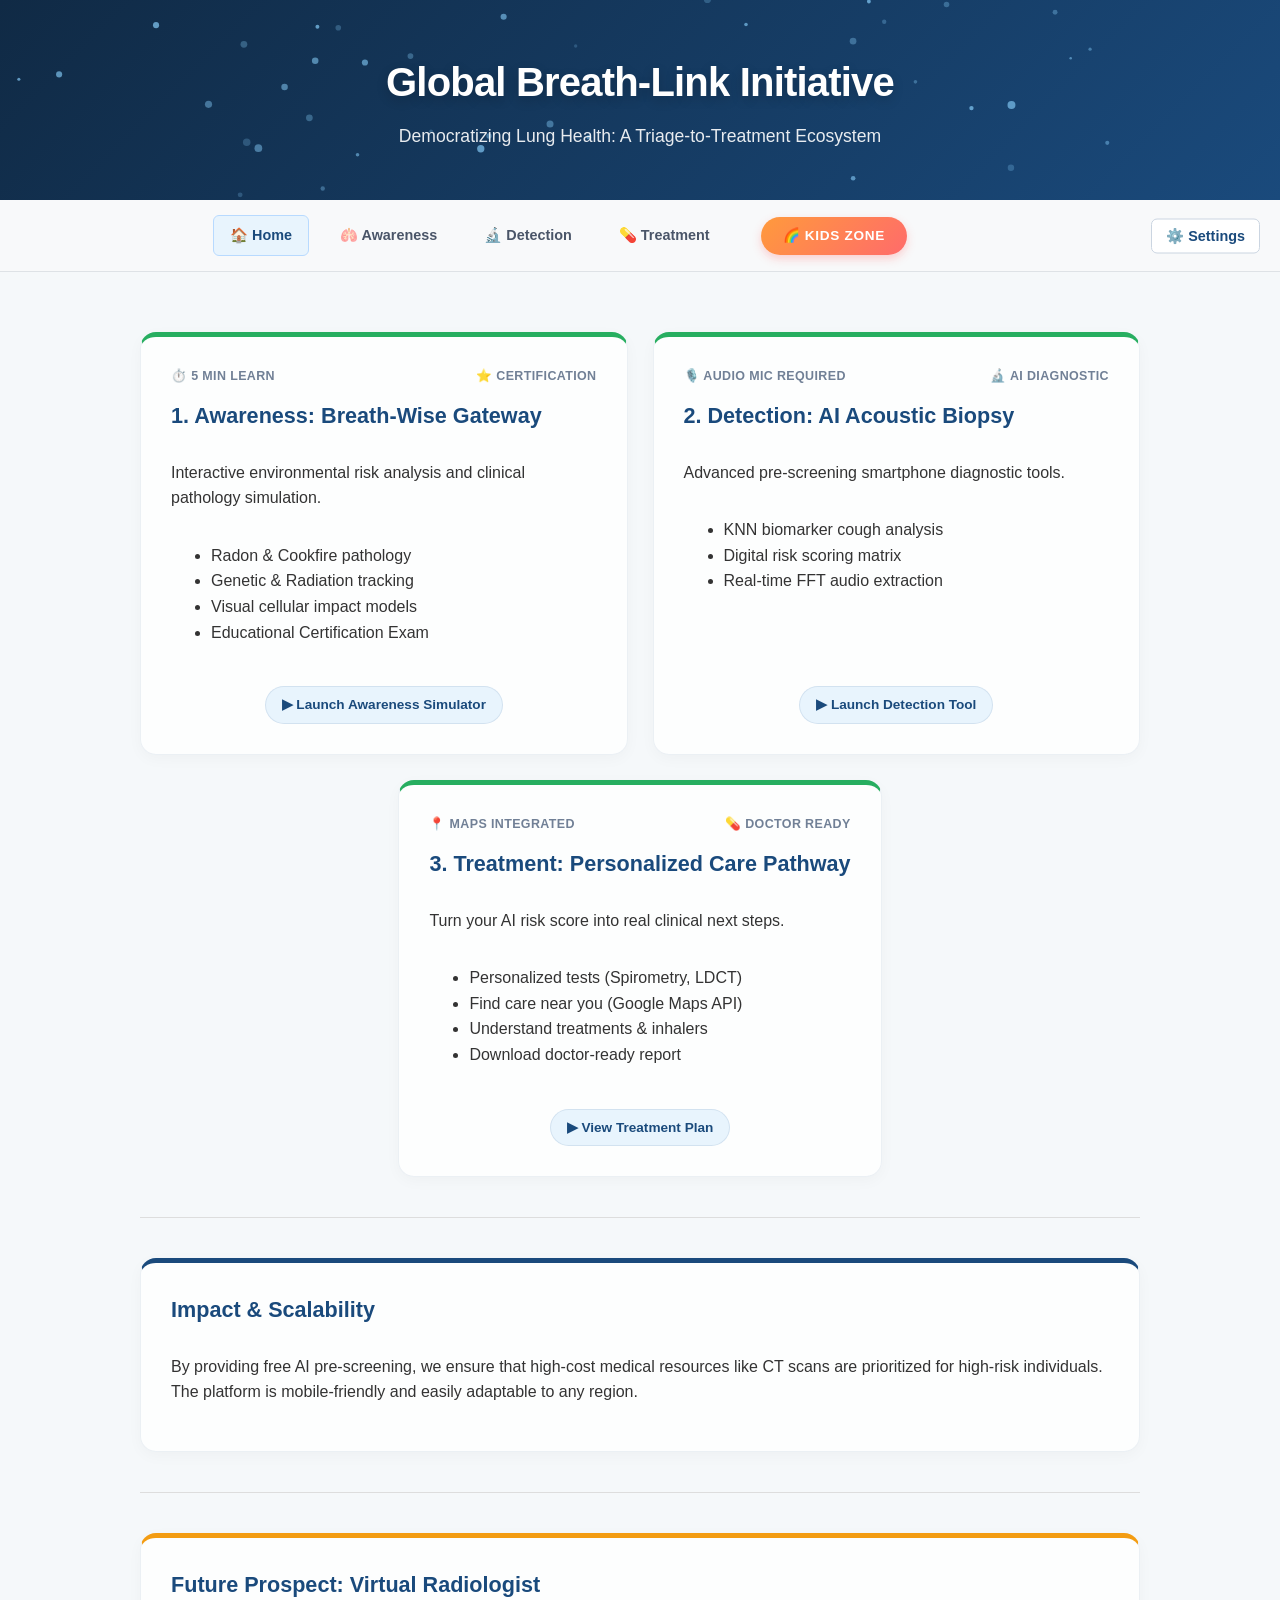
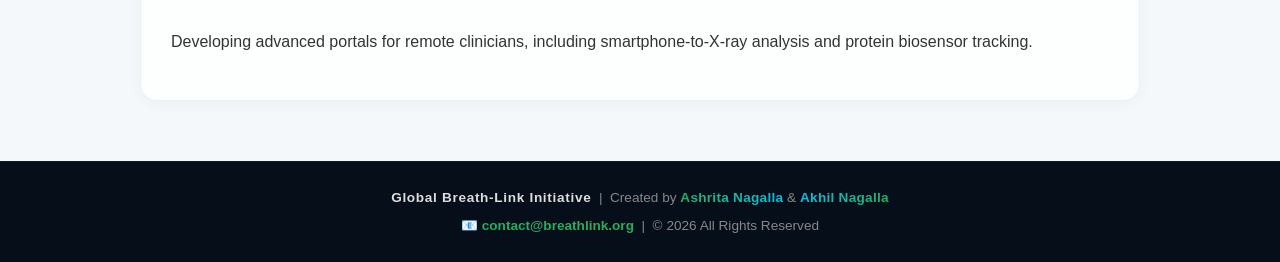
<file: index.html>
<!DOCTYPE html>
<meta http-equiv="Cache-Control" content="no-cache, no-store, must-revalidate">
<meta http-equiv="Pragma" content="no-cache">
<meta http-equiv="Expires" content="0">

<html lang="en">
<head>
    <meta charset="UTF-8">
    <meta name="viewport" content="width=device-width, initial-scale=1.0">
    <title>Global Breath-Link Initiative</title>
    
    <script async src="https://www.googletagmanager.com/gtag/js?id=G-P5VRRW606X"></script>
    <script>
      window.dataLayer = window.dataLayer || [];
      function gtag(){dataLayer.push(arguments);}
      gtag('js', new Date());

      gtag('config', 'G-P5VRRW606X');
    </script>

    <link rel="stylesheet" href="style.css">
</head>
<body>

<header id="heroHeader">
    <canvas id="headerParticleCanvas"></canvas>
    <div class="header-foreground">
        <h1>Global Breath-Link Initiative</h1>
        <p>Democratizing Lung Health: A Triage-to-Treatment Ecosystem</p>
    </div>
</header>

<div class="top-nav">
    <a href="index.html" class="active">🏠 Home</a>
    <a href="awareness.html">🫁 Awareness</a>
    <a href="detection.html">🔬 Detection</a>
    <a href="treatment.html">💊 Treatment</a>
    <a href="kids.html" class="kids-nav-btn">🌈 Kids Zone</a>
    
    <div class="settings-container">
        <button class="settings-gear-btn" id="gearBtn" onclick="toggleSettingsMenu(event)">⚙️ Settings</button>
        <div class="settings-dropdown" id="settingsDropdown">
            <label for="custom-language-select">🌐 Language:</label>
            <select id="custom-language-select" onchange="triggerGoogleTranslate(this.value)">
                <option value="en">EN - English</option>
                <option value="es">ES - Español</option>
                <option value="zh-CN">ZH - 中文</option>
                <option value="hi">HI - हिन्दी</option>
                <option value="ar">AR - العربية</option>
                <option value="pt">PT - Português</option>
                <option value="bn">BN - বাংলা</option>
                <option value="ru">RU - Русский</option>
                <option value="fr">FR - Français</option>
                <option value="de">DE - Deutsch</option>
            </select>
            
            <label style="margin-top: 8px;">🎨 Layout Theme:</label>
            <button class="theme-toggle-btn" onclick="toggleDarkModeTheme()">🌓 Toggle Dark Mode</button>
        </div>
    </div>
</div>

<div class="container" id="mainContent">
    <section>
        <div class="grid" id="portalGrid">
            
            <div class="card" onclick="window.location.href='awareness.html'" style="cursor:pointer;">
                <div class="card-meta"><span>⏱️ 5 min learn</span><span>⭐ Certification</span></div>
                <h3>1. Awareness: Breath-Wise Gateway</h3>
                <p>Interactive environmental risk analysis and clinical pathology simulation.</p>

                <ul>
                    <li>Radon & Cookfire pathology</li>
                    <li>Genetic & Radiation tracking</li>
                    <li>Visual cellular impact models</li>
                    <li>Educational Certification Exam</li>
                </ul>

                <div class="card-action-bar">
                    <span class="tag">▶ Launch Awareness Simulator</span>
                </div>
            </div>

            <div class="card" onclick="window.location.href='detection.html'" style="cursor:pointer;">
                <div class="card-meta"><span>🎙️ Audio Mic Required</span><span>🔬 AI Diagnostic</span></div>
                <h3>2. Detection: AI Acoustic Biopsy</h3>
                <p>Advanced pre-screening smartphone diagnostic tools.</p>

                <ul>
                    <li>KNN biomarker cough analysis</li>
                    <li>Digital risk scoring matrix</li>
                    <li>Real-time FFT audio extraction</li>
                </ul>

                <div class="card-action-bar">
                    <span class="tag">▶ Launch Detection Tool</span>
                </div>
            </div>

            <div class="card treatment-card" onclick="window.location.href='treatment.html'" style="cursor:pointer;">
                <div class="card-meta"><span>📍 Maps Integrated</span><span>💊 Doctor Ready</span></div>
                <h3>3. Treatment: Personalized Care Pathway</h3>
                <p>Turn your AI risk score into real clinical next steps.</p>

                <ul>
                    <li>Personalized tests (Spirometry, LDCT)</li>
                    <li>Find care near you (Google Maps API)</li>
                    <li>Understand treatments & inhalers</li>
                    <li>Download doctor-ready report</li>
                </ul>

                <div class="card-action-bar">
                    <span class="tag">▶ View Treatment Plan</span>
                </div>
            </div>

        </div>
    </section>

    <section>
        <div class="card" style="border-top-color: var(--primary);">
            <h3>Impact &amp; Scalability</h3>
            <p>By providing free AI pre-screening, we ensure that high-cost medical resources like CT scans are prioritized for high-risk individuals. The platform is mobile-friendly and easily adaptable to any region.</p>
        </div>
    </section>

    <section style="border-bottom: none;">
        <div class="card" style="border-top-color: var(--accent);">
            <h3>Future Prospect: Virtual Radiologist</h3>
            <p>Developing advanced portals for remote clinicians, including smartphone-to-X-ray analysis and protein biosensor tracking.</p>
        </div>
    </section>
</div>

<canvas id="certCanvas" width="900" height="650" style="display:none;"></canvas>

<footer style="background: #060e1a; padding: 25px 20px; border-top: 1px solid rgba(255,255,255,0.05); text-align: center; font-family: 'Segoe UI', Tahoma, sans-serif; font-size: 0.85rem; color: #888;">
    <div style="margin-bottom: 6px;">
        <strong style="color: #ddd; letter-spacing: 0.05em;">Global Breath-Link Initiative</strong> &nbsp;|&nbsp; 
        Created by 
        <span style="font-weight: 800; letter-spacing: 0.02em; background: linear-gradient(90deg, #27ae60, #0abde3); -webkit-background-clip: text; -webkit-text-fill-color: transparent;">Ashrita Nagalla</span> 
        &amp; 
        <span style="font-weight: 800; letter-spacing: 0.02em; background: linear-gradient(90deg, #0abde3, #27ae60); -webkit-background-clip: text; -webkit-text-fill-color: transparent;">Akhil Nagalla</span>
    </div>
    <div>
        📧 <a href="mailto:contact@breathlink.org" style="color: var(--secondary); text-decoration: none; font-weight: 600; transition: 0.2s;" onmouseover="this.style.color='#0abde3'" onmouseout="this.style.color='var(--secondary)'">contact@breathlink.org</a> 
        &nbsp;|&nbsp; &copy; 2026 All Rights Reserved
    </div>
</footer>

<div id="google_translate_element" style="display:none;"></div>

<script type="text/javascript">
function googleTranslateElementInit() {
    new google.translate.TranslateElement({
        pageLanguage: 'en',
        includedLanguages: 'en,es,zh-CN,hi,ar,pt,bn,ru,fr,de',
        autoDisplay: false
    }, 'google_translate_element');
}

// Function to pass translation choices safely
function triggerGoogleTranslate(langCode) {
    const googleSelect = document.querySelector('.goog-te-combo');
    if (googleSelect) {
        googleSelect.value = langCode;
        googleSelect.dispatchEvent(new Event('change')); 
    }
}
</script>
<script type="text/javascript" src="//translate.google.com/translate_a/element.js?cb=googleTranslateElementInit"></script>

<script src="data.js"></script>
<script src="script.js"></script>
<script src="main.js"></script>
</body>
</html>
</file>
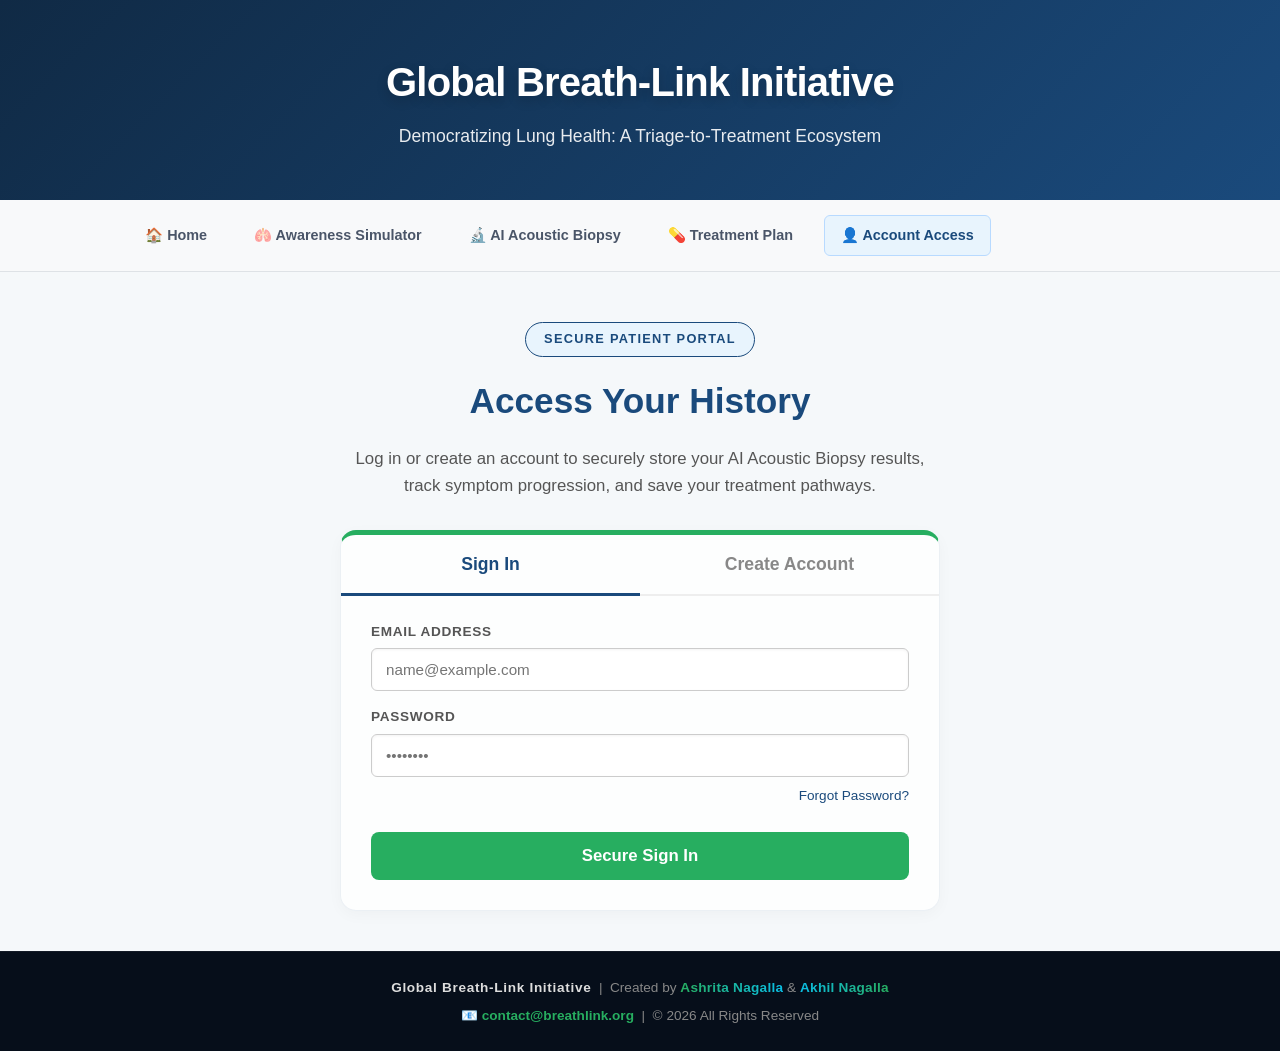
<file: auth.html>
<!DOCTYPE html>
<html lang="en">
<head>
<meta charset="UTF-8">
<meta name="viewport" content="width=device-width, initial-scale=1.0">
<title>Account Access — Global Breath-Link</title>
<link rel="stylesheet" href="style.css">
<style>
/* AUTH SPECIFIC STYLES - LIGHT THEME */
.auth-wrap { max-width: 600px; margin: 0 auto; padding: 20px 0; }

.auth-tabs { display: flex; border-bottom: 2px solid #eee; margin-bottom: 25px; }
.auth-tab {
    flex: 1; text-align: center; padding: 15px; font-size: 1.1rem; 
    font-weight: bold; color: #888; cursor: pointer; transition: 0.3s;
    border-bottom: 3px solid transparent; margin-bottom: -2px;
}
.auth-tab:hover { color: var(--primary); }
.auth-tab.active { color: var(--primary); border-bottom-color: var(--primary); }

.auth-form { display: none; animation: fadeIn 0.3s ease; }
.auth-form.active { display: block; }

@keyframes fadeIn { from { opacity: 0; transform: translateY(10px); } to { opacity: 1; transform: translateY(0); } }

.form-group { margin-bottom: 15px; text-align: left; }
.form-group label { display: block; font-size: 0.85rem; color: #555; font-weight: bold; margin-bottom: 6px; letter-spacing: 0.05em; text-transform: uppercase; }
.form-input {
    width: 100%; background: #fff; border: 1px solid #ccc; border-radius: 6px; 
    color: #333; padding: 12px 14px; font-size: 0.95rem; outline: none; 
    transition: border-color 0.2s; box-shadow: inset 0 1px 3px rgba(0,0,0,0.05); 
    font-family: 'Segoe UI', Tahoma, sans-serif; box-sizing: border-box;
}
.form-input:focus { border-color: var(--secondary); box-shadow: 0 0 5px rgba(39,174,96,0.3); }

.reg-grid { display: grid; grid-template-columns: 1fr 1fr; gap: 15px; }
.reg-grid.three-col { grid-template-columns: 1fr 1fr 1fr; }
.full-width { grid-column: 1 / -1; }

@media (max-width: 600px) { .reg-grid, .reg-grid.three-col { grid-template-columns: 1fr; } }

.btn-auth {
    width: 100%; background: var(--secondary); color: white; padding: 14px; 
    border: none; border-radius: 8px; cursor: pointer; font-weight: bold; 
    font-size: 1.05rem; transition: 0.2s; margin-top: 10px;
}
.btn-auth:hover { background: #22c774; box-shadow: 0 4px 15px rgba(39,174,96,0.3); transform: translateY(-2px); }

.forgot-link { display: block; text-align: right; font-size: 0.85rem; color: var(--primary); text-decoration: none; margin-top: 8px; font-weight: 500; }
.privacy-notice { background: #f8f9fa; border: 1px solid #eee; border-radius: 8px; padding: 15px; font-size: 0.85rem; color: #666; margin-top: 25px; line-height: 1.6; text-align: left; }

/* Notification Banner */
#notification { display: none; padding: 15px; border-radius: 8px; margin-bottom: 20px; font-weight: bold; text-align: center; }
.alert-success { background: #d4edda; color: #155724; border: 1px solid #c3e6cb; }
.alert-error { background: #f8d7da; color: #721c24; border: 1px solid #f5c6cb; }

/* Dashboard UI (Shown when logged in) */
#dashboardView { display: none; text-align: center; }
.user-profile-card { background: #fdfdfd; border: 1px solid #eee; border-radius: 8px; padding: 25px; margin-bottom: 20px; box-shadow: 0 2px 5px rgba(0,0,0,0.02); text-align: left;}
.profile-row { display: flex; justify-content: space-between; padding: 10px 0; border-bottom: 1px solid #f9f9f9; }
.profile-row:last-child { border-bottom: none; }
</style>
</head>
<body>

<header>
    <h1>Global Breath-Link Initiative</h1>
    <p>Democratizing Lung Health: A Triage-to-Treatment Ecosystem</p>
</header>

<div class="top-nav" id="mainNav">
    <a href="index.html">🏠 Home</a>
    <a href="awareness.html">🫁 Awareness Simulator</a>
    <a href="detection.html">🔬 AI Acoustic Biopsy</a>
    <a href="treatment.html">💊 Treatment Plan</a>
    <a href="auth.html" class="active" id="navAuthLink">👤 Account Access</a>
</div>

<div class="container" id="mainContent">
    <div class="auth-wrap">

        <div id="notification"></div>

        <div id="authView">
            <div style="text-align:center; margin-bottom:30px; padding-top:10px;">
                <div style="display:inline-block; background:#e8f4fd; border:1px solid var(--primary); border-radius:20px; padding:6px 18px; font-size:0.8rem; font-weight: bold; color:var(--primary); letter-spacing:0.1em; text-transform:uppercase; margin-bottom:16px;">SECURE PATIENT PORTAL</div>
                <h2 style="font-size:2.2rem; margin-top:0; margin-bottom:10px; color:var(--primary);">Access Your History</h2>
                <p style="color:#555; line-height:1.6; font-size:1.05rem;">Log in or create an account to securely store your AI Acoustic Biopsy results, track symptom progression, and save your treatment pathways.</p>
            </div>

            <div class="card" style="border-top-color: var(--secondary); padding: 0;">
                <div class="auth-tabs">
                    <div class="auth-tab active" id="tabLogin" onclick="switchTab('login')">Sign In</div>
                    <div class="auth-tab" id="tabRegister" onclick="switchTab('register')">Create Account</div>
                </div>

                <div style="padding: 0 30px 30px 30px;">
                    
                    <form id="formLogin" class="auth-form active" onsubmit="loginUser(event)">
                        <div class="form-group">
                            <label>Email Address</label>
                            <input type="email" id="loginEmail" class="form-input" placeholder="name@example.com" required>
                        </div>
                        <div class="form-group">
                            <label>Password</label>
                            <input type="password" id="loginPassword" class="form-input" placeholder="••••••••" required>
                            <a href="#" class="forgot-link">Forgot Password?</a>
                        </div>
                        <button type="submit" class="btn-auth">Secure Sign In</button>
                    </form>

                    <form id="formRegister" class="auth-form" onsubmit="registerUser(event)">
                        <div class="reg-grid three-col">
                            <div class="form-group">
                                <label>First Name</label>
                                <input type="text" id="regFirstName" class="form-input" required>
                            </div>
                            <div class="form-group">
                                <label>Middle Name</label>
                                <input type="text" id="regMiddleName" class="form-input" placeholder="(Optional)">
                            </div>
                            <div class="form-group">
                                <label>Last Name</label>
                                <input type="text" id="regLastName" class="form-input" required>
                            </div>
                        </div>

                        <div class="reg-grid">
                            <div class="form-group">
                                <label>Email Address</label>
                                <input type="email" id="regEmail" class="form-input" required>
                            </div>
                            <div class="form-group">
                                <label>Phone Number</label>
                                <input type="tel" id="regPhone" class="form-input" required>
                            </div>
                        </div>

                        <div class="form-group full-width">
                            <label>Street Address</label>
                            <input type="text" id="regAddress" class="form-input" placeholder="123 Main St, Apt 4B" required>
                        </div>

                        <div class="reg-grid three-col">
                            <div class="form-group">
                                <label>Country</label>
                                <select id="regCountry" class="form-input" required>
                                    <option value="">Select...</option>
                                    <option value="US">United States</option>
                                    <option value="UK">United Kingdom</option>
                                    <option value="IN">India</option>
                                    <option value="CA">Canada</option>
                                    <option value="AU">Australia</option>
                                </select>
                            </div>
                            <div class="form-group">
                                <label>State / Province</label>
                                <input type="text" id="regState" class="form-input" required>
                            </div>
                            <div class="form-group">
                                <label>ZIP / PIN Code</label>
                                <input type="text" id="regZip" class="form-input" required>
                            </div>
                        </div>

                        <div class="reg-grid" style="margin-top: 10px; border-top: 1px solid #eee; padding-top: 20px;">
                            <div class="form-group">
                                <label>Create Password</label>
                                <input type="password" id="regPassword" class="form-input" placeholder="Min 8 characters" required>
                            </div>
                            <div class="form-group">
                                <label>Confirm Password</label>
                                <input type="password" id="regConfirmPassword" class="form-input" required>
                            </div>
                        </div>

                        <button type="submit" class="btn-auth" style="background: var(--primary);">Register Account</button>
                        
                        <div class="privacy-notice">
                            🔒 <strong>Prototype Notice:</strong> Because this site is hosted on GitHub Pages, data is saved locally to your browser's memory. Real-world deployments will sync to an encrypted cloud database.
                        </div>
                    </form>

                </div>
            </div>
        </div>

        <div id="dashboardView">
            <div style="text-align:center; margin-bottom:30px; padding-top:10px;">
                <div style="display:inline-block; background:rgba(39,174,96,0.15); border:1px solid var(--secondary); border-radius:20px; padding:6px 18px; font-size:0.8rem; font-weight: bold; color:var(--secondary); letter-spacing:0.1em; text-transform:uppercase; margin-bottom:16px;">SECURE SESSION ACTIVE</div>
                <h2 style="font-size:2.2rem; margin-top:0; margin-bottom:10px; color:var(--primary);">Welcome, <span id="dashName">User</span></h2>
            </div>

            <div class="user-profile-card">
                <h3 style="margin-top:0; color:var(--primary); border-bottom: 2px solid #f0f0f0; padding-bottom: 10px;">Profile Information</h3>
                <div class="profile-row"><strong>Full Name:</strong> <span id="dashFullName"></span></div>
                <div class="profile-row"><strong>Email:</strong> <span id="dashEmail"></span></div>
                <div class="profile-row"><strong>Phone:</strong> <span id="dashPhone"></span></div>
                <div class="profile-row"><strong>Address:</strong> <span id="dashAddress"></span></div>
                <div class="profile-row"><strong>Location:</strong> <span id="dashLocation"></span></div>
            </div>

            <div class="reg-grid">
                <button class="btn-auth" onclick="window.location.href='detection.html'" style="margin-top:0;">🔬 Start New Analysis</button>
                <button class="btn-auth" onclick="logoutUser()" style="background:var(--danger); margin-top:0;">🚪 Secure Logout</button>
            </div>
            
            <button class="btn-auth" onclick="deleteAccount()" style="background:transparent; color:var(--danger); border:1px solid var(--danger); margin-top:15px;">Delete My Account</button>
        </div>

    </div>
</div>

<footer style="background: #060e1a; padding: 25px 20px; border-top: 1px solid rgba(255,255,255,0.05); text-align: center; font-family: 'Segoe UI', Tahoma, sans-serif; font-size: 0.85rem; color: #888;">
    <div style="margin-bottom: 6px;">
        <strong style="color: #ddd; letter-spacing: 0.05em;">Global Breath-Link Initiative</strong> &nbsp;|&nbsp; 
        Created by 
        <span style="font-weight: 800; letter-spacing: 0.02em; background: linear-gradient(90deg, #27ae60, #0abde3); -webkit-background-clip: text; -webkit-text-fill-color: transparent;">Ashrita Nagalla</span> 
        &amp; 
        <span style="font-weight: 800; letter-spacing: 0.02em; background: linear-gradient(90deg, #0abde3, #27ae60); -webkit-background-clip: text; -webkit-text-fill-color: transparent;">Akhil Nagalla</span>
    </div>
    <div>
        📧 <a href="mailto:contact@breathlink.org" style="color: var(--secondary); text-decoration: none; font-weight: 600; transition: 0.2s;" onmouseover="this.style.color='#0abde3'" onmouseout="this.style.color='var(--secondary)'">contact@breathlink.org</a> 
        &nbsp;|&nbsp; &copy; 2026 All Rights Reserved
    </div>
</footer>

<script>
// ==========================================
// CLIENT-SIDE DATABASE USING LOCALSTORAGE
// ==========================================

// Initialize Database structure if it doesn't exist
function initDB() {
    if (!localStorage.getItem('breathlink_users')) {
        localStorage.setItem('breathlink_users', JSON.stringify([]));
    }
}

// ── UI LOGIC ──
function switchTab(tab) {
    document.getElementById('tabLogin').classList.remove('active');
    document.getElementById('tabRegister').classList.remove('active');
    document.getElementById('formLogin').classList.remove('active');
    document.getElementById('formRegister').classList.remove('active');
    document.getElementById('notification').style.display = 'none';

    if (tab === 'login') {
        document.getElementById('tabLogin').classList.add('active');
        document.getElementById('formLogin').classList.add('active');
    } else {
        document.getElementById('tabRegister').classList.add('active');
        document.getElementById('formRegister').classList.add('active');
    }
}

function showNotification(msg, type) {
    const banner = document.getElementById('notification');
    banner.textContent = msg;
    banner.className = type === 'success' ? 'alert-success' : 'alert-error';
    banner.style.display = 'block';
    window.scrollTo({ top: 0, behavior: 'smooth' });
}

// Check session on page load
function checkSession() {
    initDB();
    const currentUser = JSON.parse(localStorage.getItem('breathlink_session'));
    
    if (currentUser) {
        // Show Dashboard
        document.getElementById('authView').style.display = 'none';
        document.getElementById('dashboardView').style.display = 'block';
        document.getElementById('navAuthLink').textContent = '👤 My Dashboard';
        
        // Populate Data
        document.getElementById('dashName').textContent = currentUser.firstName;
        document.getElementById('dashFullName').textContent = `${currentUser.firstName} ${currentUser.middleName} ${currentUser.lastName}`.replace(/  /g, ' ');
        document.getElementById('dashEmail').textContent = currentUser.email;
        document.getElementById('dashPhone').textContent = currentUser.phone;
        document.getElementById('dashAddress').textContent = currentUser.address;
        document.getElementById('dashLocation').textContent = `${currentUser.state}, ${currentUser.zipCode}, ${currentUser.country}`;
    } else {
        // Show Login/Register
        document.getElementById('authView').style.display = 'block';
        document.getElementById('dashboardView').style.display = 'none';
        document.getElementById('navAuthLink').textContent = '👤 Account Access';
    }
}

// ── CRUD OPERATIONS ──

// 1. CREATE (Register User)
function registerUser(e) {
    e.preventDefault();
    const pw1 = document.getElementById('regPassword').value;
    const pw2 = document.getElementById('regConfirmPassword').value;
    const email = document.getElementById('regEmail').value.toLowerCase();

    if (pw1 !== pw2) { showNotification("Passwords do not match.", "error"); return; }
    if (pw1.length < 8) { showNotification("Password must be at least 8 characters.", "error"); return; }

    const users = JSON.parse(localStorage.getItem('breathlink_users'));
    
    // Check if email exists
    if (users.find(u => u.email === email)) {
        showNotification("Account with this email already exists. Please log in.", "error");
        return;
    }

    // Create new user object (simulating a DB record)
    const newUser = {
        id: Date.now().toString(),
        firstName: document.getElementById('regFirstName').value,
        middleName: document.getElementById('regMiddleName').value,
        lastName: document.getElementById('regLastName').value,
        email: email,
        phone: document.getElementById('regPhone').value,
        address: document.getElementById('regAddress').value,
        country: document.getElementById('regCountry').value,
        state: document.getElementById('regState').value,
        zipCode: document.getElementById('regZip').value,
        password: btoa(pw1) // Simple base64 encoding for prototype purposes
    };

    // Save to "Database"
    users.push(newUser);
    localStorage.setItem('breathlink_users', JSON.stringify(users));

    showNotification("Account created successfully! Please log in.", "success");
    document.getElementById('formRegister').reset();
    setTimeout(() => switchTab('login'), 1500);
}

// 2. READ (Login User)
function loginUser(e) {
    e.preventDefault();
    const email = document.getElementById('loginEmail').value.toLowerCase();
    const password = btoa(document.getElementById('loginPassword').value);

    const users = JSON.parse(localStorage.getItem('breathlink_users'));
    const user = users.find(u => u.email === email && u.password === password);

    if (user) {
        // Remove password from session object
        const sessionUser = { ...user };
        delete sessionUser.password;
        
        // Save session
        localStorage.setItem('breathlink_session', JSON.stringify(sessionUser));
        
        showNotification("Login successful! Redirecting...", "success");
        setTimeout(() => checkSession(), 1000);
    } else {
        showNotification("Invalid email or password.", "error");
    }
}

// 3. DELETE (Logout & Delete Account)
function logoutUser() {
    localStorage.removeItem('breathlink_session');
    checkSession();
}

function deleteAccount() {
    if(confirm("Are you sure you want to permanently delete your account and history?")) {
        const currentUser = JSON.parse(localStorage.getItem('breathlink_session'));
        let users = JSON.parse(localStorage.getItem('breathlink_users'));
        
        // Filter out the current user
        users = users.filter(u => u.id !== currentUser.id);
        
        // Save updated DB and clear session
        localStorage.setItem('breathlink_users', JSON.stringify(users));
        localStorage.removeItem('breathlink_session');
        
        alert("Account deleted successfully.");
        checkSession();
    }
}

// Run on page load
window.onload = checkSession;
</script>

</body>
</html>
</file>
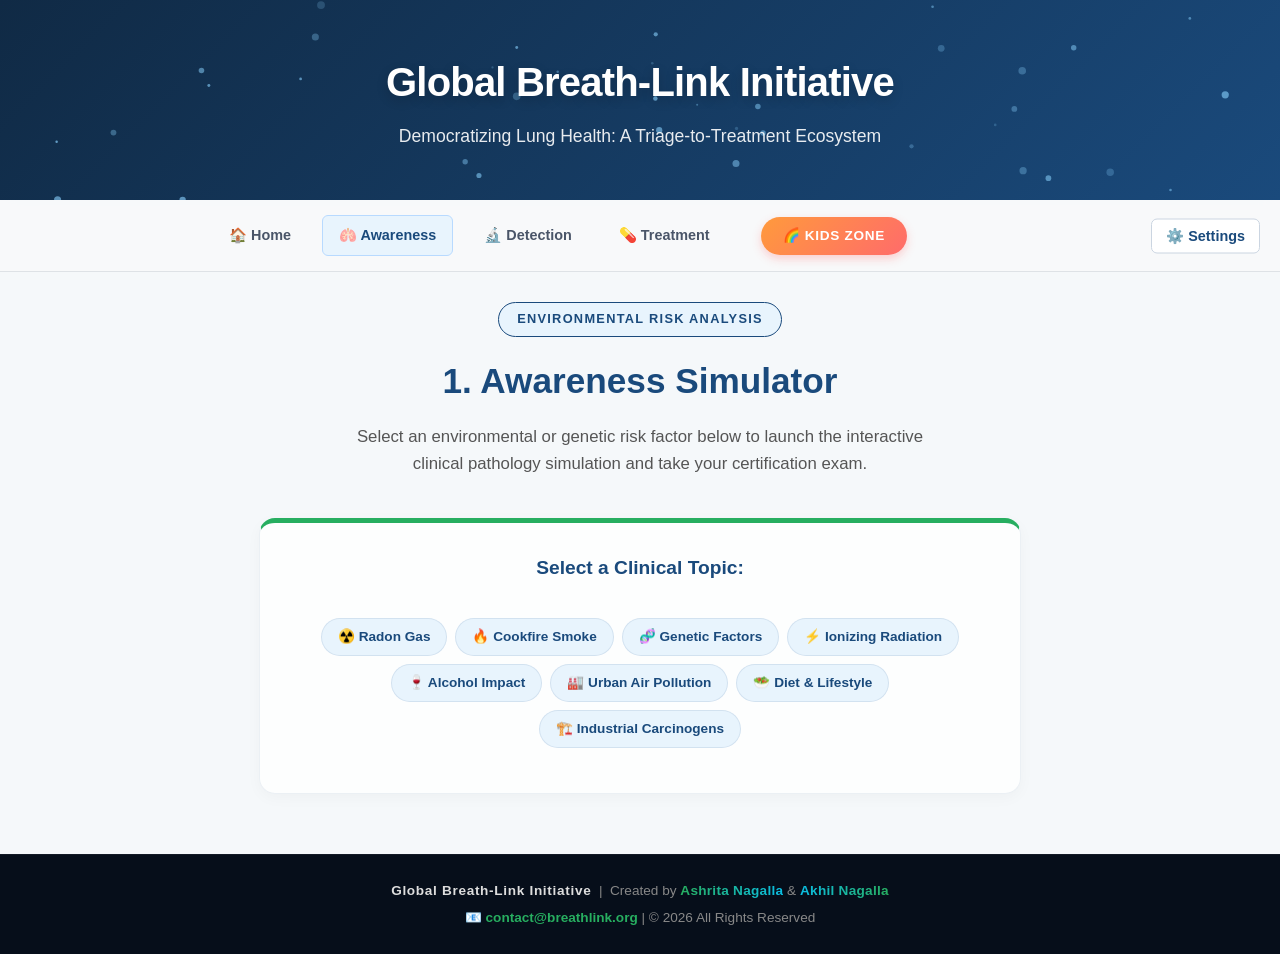
<file: awareness.html>
<!DOCTYPE html>
<meta http-equiv="Cache-Control" content="no-cache, no-store, must-revalidate">
<meta http-equiv="Pragma" content="no-cache">
<meta http-equiv="Expires" content="0">

<html lang="en">
<head>
    <meta charset="UTF-8">
    <meta name="viewport" content="width=device-width, initial-scale=1.0">
    <title>Awareness Simulator — Global Breath-Link</title>
    <link rel="stylesheet" href="style.css">
</head>
<body>

<header id="heroHeader">
    <canvas id="headerParticleCanvas"></canvas>
    <div class="header-foreground">
        <h1>Global Breath-Link Initiative</h1>
        <p>Democratizing Lung Health: A Triage-to-Treatment Ecosystem</p>
    </div>
</header>

<div class="top-nav">
    <a href="index.html">🏠 Home</a>
    <a href="awareness.html" class="active">🫁 Awareness</a>
    <a href="detection.html">🔬 Detection</a>
    <a href="treatment.html">💊 Treatment</a>
    <a href="kids.html" class="kids-nav-btn">🌈 Kids Zone</a>
    
    <div class="settings-container">
        <button class="settings-gear-btn" id="gearBtn" onclick="toggleSettingsMenu(event)">⚙️ Settings</button>
        <div class="settings-dropdown" id="settingsDropdown">
            <label for="custom-language-select">🌐 Language:</label>
            <select id="custom-language-select" onchange="triggerGoogleTranslate(this.value)">
                <option value="en">EN - English</option>
                <option value="es">ES - Español</option>
                <option value="zh-CN">ZH - 中文</option>
                <option value="hi">HI - हिन्दी</option>
                <option value="ar">AR - العربية</option>
                <option value="pt">PT - Português</option>
                <option value="bn">BN - বাংলা</option>
                <option value="ru">RU - Русский</option>
                <option value="fr">FR - Français</option>
                <option value="de">DE - Deutsch</option>
            </select>
            
            <label style="margin-top: 8px;">🎨 Layout Theme:</label>
            <button class="theme-toggle-btn" onclick="toggleDarkModeTheme()">🌓 Toggle Dark Mode</button>
        </div>
    </div>
</div>

<div class="container" id="mainContent">
    <div style="text-align:center; margin-bottom:40px; padding-top:10px;">
        <div style="display:inline-block; background:#e8f4fd; border:1px solid var(--primary); border-radius:20px; padding:6px 18px; font-size:0.8rem; font-weight: bold; color:var(--primary); letter-spacing:0.1em; text-transform:uppercase; margin-bottom:16px;">ENVIRONMENTAL RISK ANALYSIS</div>
        <h2 style="font-size:2.2rem; margin-top:0; margin-bottom:15px; color:var(--primary);">1. Awareness Simulator</h2>
        <p style="color:#555; max-width:600px; margin:auto; line-height:1.6; font-size:1.05rem;">Select an environmental or genetic risk factor below to launch the interactive clinical pathology simulation and take your certification exam.</p>
    </div>

    <div class="card" style="border-top-color: var(--secondary); text-align: center; max-width: 700px; margin: 0 auto;">
        <h3 style="margin-top:0; font-size: 1.2rem;">Select a Clinical Topic:</h3>
        <div class="tag-cloud" style="justify-content: center; padding: 15px 0;">
            <span class="tag" onclick="openSim('radon')">☢️ Radon Gas</span>
            <span class="tag" onclick="openSim('cookfire')">🔥 Cookfire Smoke</span>
            <span class="tag" onclick="openSim('genetics')">🧬 Genetic Factors</span>
            <span class="tag" onclick="openSim('radiation')">⚡ Ionizing Radiation</span>
            <span class="tag" onclick="openSim('alcohol')">🍷 Alcohol Impact</span>
            <span class="tag" onclick="openSim('air')">🏭 Urban Air Pollution</span>
            <span class="tag" onclick="openSim('diet')">🥗 Diet &amp; Lifestyle</span>
            <span class="tag" onclick="openSim('carcinogens')">🏗️ Industrial Carcinogens</span>
        </div>
    </div>
</div>

<div id="simulator">
    <button onclick="goBack()" style="background:var(--primary); color:white; border:none; padding:10px 20px; border-radius:6px; cursor:pointer; font-weight:bold; transition:0.2s; box-shadow:0 2px 5px rgba(0,0,0,0.1); margin-bottom: 20px;">⬅ Go Back to Clinical Topics</button>

    <h2 id="simTitle" style="color:var(--primary); margin-top:10px;">PATHOLOGY ANALYSIS</h2>

    <div class="viewer">
        <canvas id="lungCanvas" width="300" height="300"></canvas>
    </div>

    <div class="healthbar"><div id="healthFill" class="healthfill"></div></div>

    <div class="controls">
        <button id="step-healthy" onclick="setExposure('healthy')">Healthy State</button>
        <button id="step-low" onclick="setExposure('low')">Low Exposure</button>
        <button id="step-medium" onclick="setExposure('medium')">Medium Exposure</button>
        <button id="step-high" onclick="setExposure('high')">High Exposure</button>
    </div>

    <div class="edu-panel">
        <h3 id="eduHeading" style="color:var(--primary); margin-top:0; border-bottom:2px solid #f0f0f0; padding-bottom:10px; font-size:1.4rem;">Diagnostic Overview</h3>
        <p id="infoText" style="color:#555; font-size:1.05rem; font-weight:500; line-height:1.6;"></p>

        <div id="detailedSpecs" style="font-size:0.95rem; margin-top:20px;">
            <div style="background:#fdfdfd; padding:18px; border-radius:8px; margin-bottom:15px; border:1px solid #eee; border-left:4px solid var(--accent); box-shadow:0 2px 5px rgba(0,0,0,0.02);">
                <h4 style="color:var(--accent); margin:0 0 8px 0; text-transform:uppercase; font-size:0.85rem; letter-spacing:0.05em;">🔬 Cellular Pathogenesis</h4>
                <p id="specMech" style="color:#444; margin:0; line-height:1.6;"></p>
            </div>
            <div style="background:#fdfdfd; padding:18px; border-radius:8px; border:1px solid #eee; border-left:4px solid var(--danger); box-shadow:0 2px 5px rgba(0,0,0,0.02);">
                <h4 style="color:var(--danger); margin:0 0 8px 0; text-transform:uppercase; font-size:0.85rem; letter-spacing:0.05em;">📉 Long-term Prognosis</h4>
                <p id="specProg" style="color:#444; margin:0; line-height:1.6;"></p>
            </div>
        </div>
    </div>

    <p id="lockMessage" class="unlock-msg">🔒 Explore Healthy → Low → Medium → High to unlock the Exam.</p>
    <button id="quizButton" class="quizBtn" onclick="startQuiz()">Take Certification Exam</button>
</div>

<div id="quizModal">
    <div class="quiz-content">
        <h2 id="quizHeader">Certification Exam</h2>
        <div id="quizBody"></div>
        <div id="quizResults"></div>

        <div id="nameSection">
            <h3>🎓 Enter Your Name for the Certificate</h3>
            <p>Your name will appear exactly as you type it.</p>
            <div class="name-inputs">
                <input type="text" id="firstNameInput" placeholder="First Name" maxlength="30">
                <input type="text" id="lastNameInput" placeholder="Last Name" maxlength="30">
            </div>
            <div id="nameError">Please enter both your first and last name.</div>
        </div>

        <button id="submitQuizBtn" onclick="submitQuiz()" style="background:var(--secondary); color:white; border:none; padding:14px; border-radius:8px; cursor:pointer; font-weight:bold; width:100%; font-size:1rem; transition:0.2s;" onmouseover="this.style.boxShadow='0 4px 15px rgba(39,174,96,0.3)'; this.style.transform='translateY(-2px)';" onmouseout="this.style.boxShadow='none'; this.style.transform='none';">Submit Answers</button>
        <button id="downloadCertBtn" onclick="generateCertificate()" class="cert-btn">⬇ Download My Certificate</button>
        <button onclick="closeQuiz()" class="close-quiz">Close [X]</button>
    </div>
</div>

<canvas id="certCanvas" width="900" height="650" style="display:none;"></canvas>

<footer style="background: #060e1a; padding: 25px 20px; border-top: 1px solid rgba(255,255,255,0.05); text-align: center; font-family: 'Segoe UI', Tahoma, sans-serif; font-size: 0.85rem; color: #888; margin-top: 40px;">
    <div style="margin-bottom: 6px;">
        <strong style="color: #ddd; letter-spacing: 0.05em;">Global Breath-Link Initiative</strong> &nbsp;|&nbsp; 
        Created by 
        <span style="font-weight: 800; letter-spacing: 0.02em; background: linear-gradient(90deg, #27ae60, #0abde3); -webkit-background-clip: text; -webkit-text-fill-color: transparent;">Ashrita Nagalla</span> 
        &amp; 
        <span style="font-weight: 800; letter-spacing: 0.02em; background: linear-gradient(90deg, #0abde3, #27ae60); -webkit-background-clip: text; -webkit-text-fill-color: transparent;">Akhil Nagalla</span>
    </div>
    <div>
        📧 <a href="mailto:contact@breathlink.org" style="color: var(--secondary); text-decoration: none; font-weight: 600; transition: 0.2s;" onmouseover="this.style.color='#0abde3'" onmouseout="this.style.color='var(--secondary)'">contact@breathlink.org</a> 
         | &copy; 2026 All Rights Reserved
    </div>
</footer>

<script src="data.js"></script>
<script src="script.js"></script>
<script src="main.js"></script>

<div id="google_translate_element" style="display:none;"></div>
<script type="text/javascript">
function googleTranslateElementInit() {
    new google.translate.TranslateElement({
        pageLanguage: 'en',
        includedLanguages: 'en,es,zh-CN,hi,ar,pt,bn,ru,fr,de',
        autoDisplay: false
    }, 'google_translate_element');
}

// Function to pass translation choices safely
function triggerGoogleTranslate(langCode) {
    const googleSelect = document.querySelector('.goog-te-combo');
    if (googleSelect) {
        googleSelect.value = langCode;
        googleSelect.dispatchEvent(new Event('change')); 
    }
}
</script>
<script type="text/javascript" src="//translate.google.com/translate_a/element.js?cb=googleTranslateElementInit"></script>

</body>
</html>
</html>
</file>
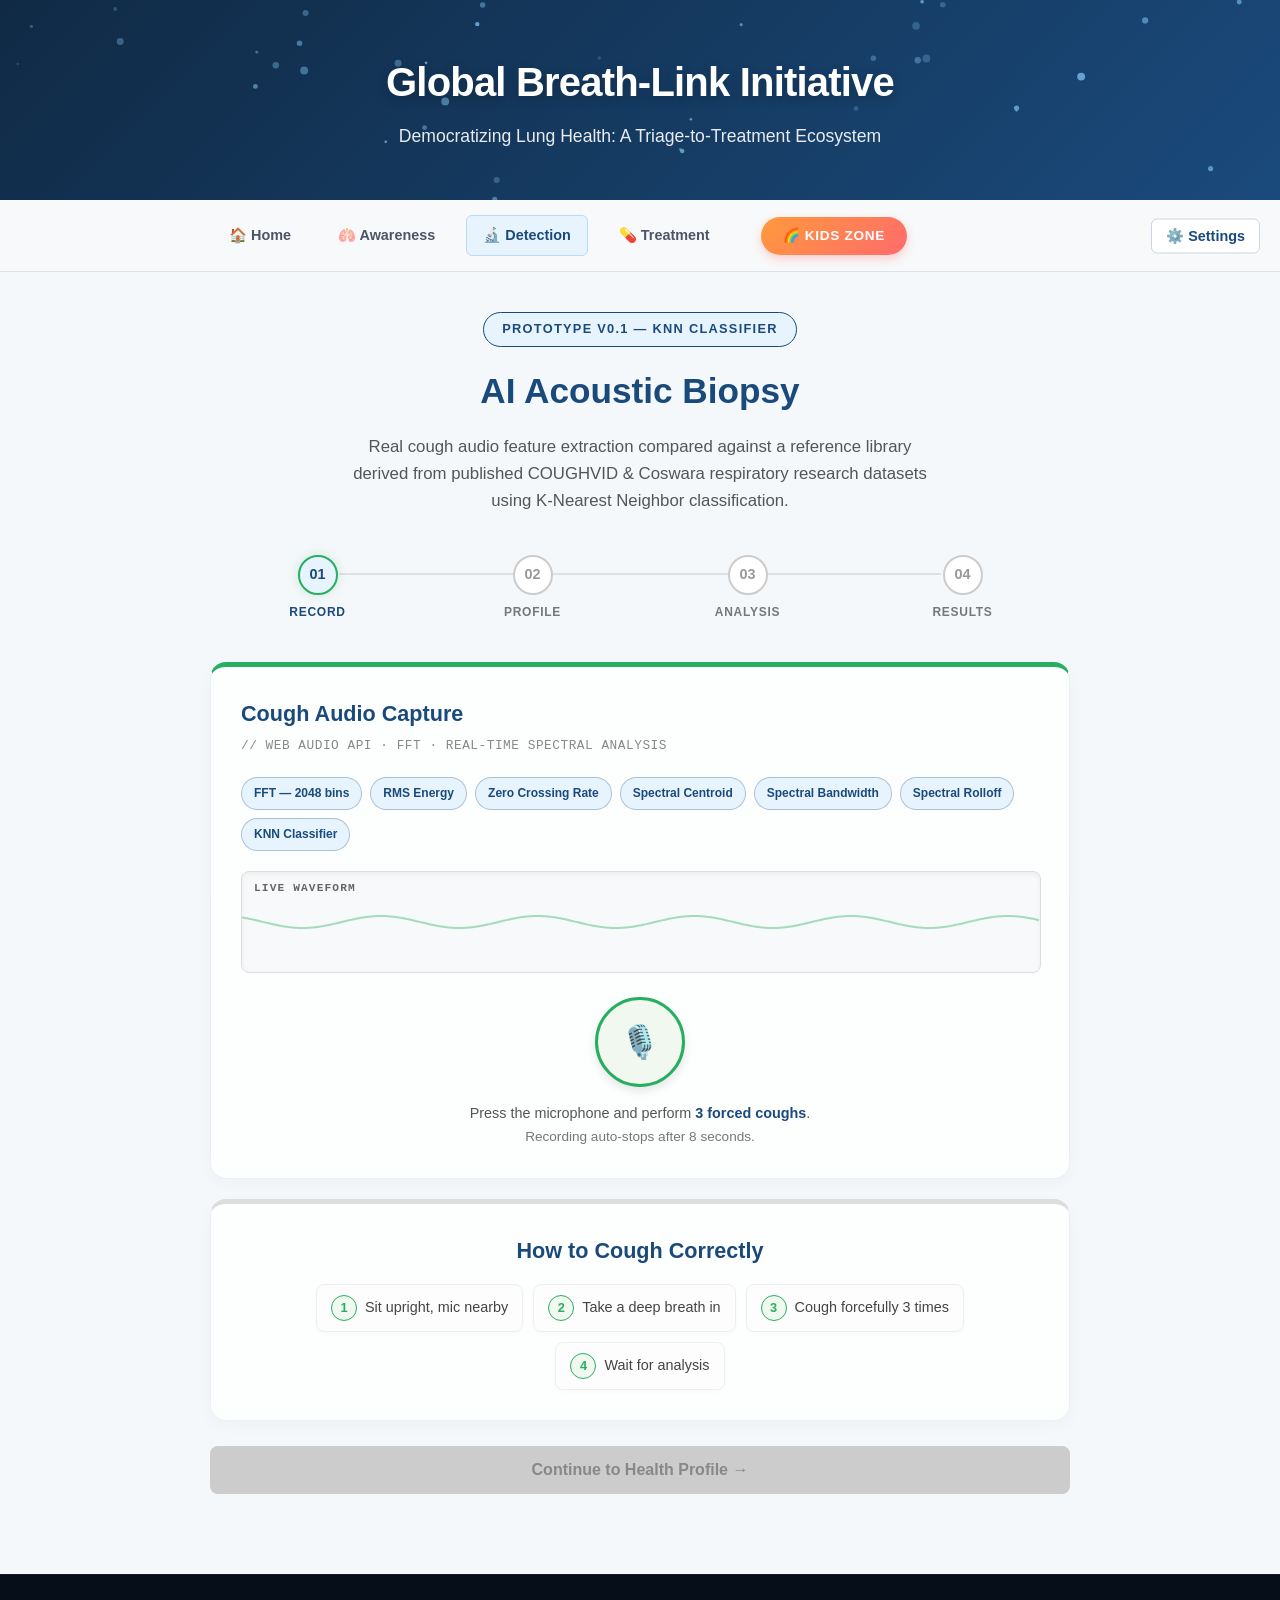
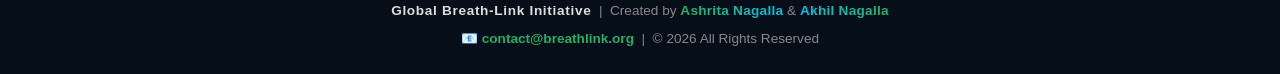
<file: detection.html>
<!DOCTYPE html>
<meta http-equiv="Cache-Control" content="no-cache, no-store, must-revalidate">
<meta http-equiv="Pragma" content="no-cache">
<meta http-equiv="Expires" content="0">

<html lang="en">
<head>
<script async src="https://www.googletagmanager.com/gtag/js?id=G-P5VRRW606X"></script>
<script>
  window.dataLayer = window.dataLayer || [];
  function gtag(){dataLayer.push(arguments);}
  gtag('js', new Date());

  gtag('config', 'G-P5VRRW606X');
</script>

<meta charset="UTF-8">
<meta name="viewport" content="width=device-width, initial-scale=1.0">
<title>AI Acoustic Biopsy - Global Breath-Link</title>
<link rel="stylesheet" href="style.css">
<style>
/* DETECTION SPECIFIC STYLES - ADAPTED FOR LIGHT THEME */
.detection-wrap { max-width: 860px; margin: 0 auto; padding: 20px 0; }

/* STEPS */
.steps { display:flex; justify-content:center; gap:0; margin-bottom:40px; position:relative; }
.steps::before { content:''; position:absolute; top:18px; left:15%; right:15%; height:2px; background:#e0e0e0; z-index: 0; }
.step { display:flex; flex-direction:column; align-items:center; gap:8px; flex:1; position:relative; z-index:1; }
.step-dot { width:36px; height:36px; border-radius:50%; border:2px solid #ccc; background:#fff; display:flex; align-items:center; justify-content:center; font-size:0.9rem; font-weight:bold; color:#999; transition:all 0.4s; }
.step.active .step-dot { border-color:var(--secondary); background:#e8f4fd; color:var(--primary); box-shadow:0 0 12px rgba(39,174,96,0.2); }
.step.done .step-dot { border-color:var(--secondary); background:var(--secondary); color:white; }
.step-label { font-size:0.75rem; color:#777; text-transform:uppercase; letter-spacing:0.06em; font-weight: bold; }
.step.active .step-label { color:var(--primary); }

/* PANELS */
.det-panel { display:none; animation:fadeUp 0.4s ease; }
.det-panel.active { display:block; }
@keyframes fadeUp { from{opacity:0;transform:translateY(14px)} to{opacity:1;transform:translateY(0)} }

/* CARD OVERRIDES FOR DETECTION */
.det-card-sub { font-size:0.8rem; color:#888; margin-bottom:20px; font-family:monospace; letter-spacing:0.04em; }

/* SCIENCE TAGS */
.science-bar { display:flex; gap:8px; flex-wrap:wrap; margin-bottom:20px; }
.sci-tag { font-size:0.75rem; color:var(--primary); border:1px solid rgba(26,74,124,0.3); background:#e8f4fd; padding:6px 12px; border-radius:20px; font-weight: bold;}

/* WAVEFORM */
.waveform-container { width:100%; background:#f8f9fa; border-radius:8px; border:1px solid #ddd; overflow:hidden; height:100px; position:relative; margin-bottom:24px; box-shadow: inset 0 2px 5px rgba(0,0,0,0.05); }
#waveCanvas { width:100%; height:100px; display:block; }
.waveform-label { position:absolute; top:8px; left:12px; font-size:0.7rem; color:#666; letter-spacing:0.1em; font-family:monospace; font-weight: bold; }

/* RECORDER */
.recorder-area { display:flex; flex-direction:column; align-items:center; gap:15px; }
.record-btn { width:90px; height:90px; border-radius:50%; border:3px solid var(--secondary); background:#f0f8f0; color:var(--secondary); font-size:2rem; cursor:pointer; transition:all 0.3s; display:flex; align-items:center; justify-content:center; box-shadow: 0 4px 10px rgba(0,0,0,0.1); }
.record-btn:hover { background:var(--secondary); color:white; transform:scale(1.05); }
.record-btn.recording { border-color:var(--danger); background:#ffebeb; color:var(--danger); animation:pulse-red 1.2s infinite; }
.record-btn.analyzing { border-color:var(--primary); background:#e8f4fd; color:var(--primary); animation:pulse-blue 1s infinite; }
@keyframes pulse-red { 0%,100%{box-shadow:0 0 0 0 rgba(231,76,60,0.4)} 50%{box-shadow:0 0 0 15px rgba(231,76,60,0)} }
@keyframes pulse-blue { 0%,100%{box-shadow:0 0 0 0 rgba(26,74,124,0.4)} 50%{box-shadow:0 0 0 15px rgba(26,74,124,0)} }
.record-status { font-size:0.9rem; color:#555; text-align:center; min-height:40px; line-height:1.6; font-weight: 500;}
.record-timer { font-size:2rem; font-weight:bold; color:var(--danger); display:none; font-family:monospace; }

/* INSTRUCTIONS */
.instructions { display:flex; gap:10px; flex-wrap:wrap; justify-content:center; }
.instr-item { display:flex; align-items:center; gap:8px; background:#fdfdfd; border:1px solid #eee; border-radius:8px; padding:10px 14px; font-size:0.9rem; color:#444; font-weight: 500; box-shadow: 0 2px 5px rgba(0,0,0,0.02);}
.instr-num { width:24px; height:24px; border-radius:50%; background:#f0f8f0; border:1px solid var(--secondary); color:var(--secondary); font-size:0.8rem; font-weight:bold; display:flex; align-items:center; justify-content:center; flex-shrink:0; }

/* FORM */
.form-grid { display:grid; grid-template-columns:1fr 1fr; gap:20px; }
@media(max-width:600px){.form-grid{grid-template-columns:1fr}}
.form-group { display:flex; flex-direction:column; gap:6px; }
.form-group label { font-size:0.8rem; color:#555; letter-spacing:0.05em; text-transform:uppercase; font-weight: bold; }
.form-group select, .form-group input[type="number"] { background:#fff; border:1px solid #ccc; border-radius:6px; color:#333; padding:10px 12px; font-family:'Segoe UI',Tahoma,sans-serif; font-size:1rem; outline:none; transition:border-color 0.2s; box-shadow: inset 0 1px 3px rgba(0,0,0,0.05); }
.form-group select:focus, .form-group input:focus { border-color:var(--secondary); box-shadow: 0 0 5px rgba(39,174,96,0.3); }
.radio-group { display:flex; gap:8px; }
.radio-opt { flex:1; }
.radio-opt input { display:none; }
.radio-opt label { display:block; text-align:center; padding:10px 6px; background:#f9f9f9; border:1px solid #ddd; border-radius:6px; cursor:pointer; font-size:0.9rem; color:#555; transition:all 0.2s; font-weight: 500;}
.radio-opt input:checked + label { border-color:var(--secondary); color:var(--secondary); background:#f0f8f0; font-weight: bold;}

/* BUTTONS */
.det-btn { display:block; width:100%; padding:15px; border-radius:8px; border:none; font-size:1rem; font-weight:bold; cursor:pointer; transition:all 0.2s; margin-top:25px; font-family:'Segoe UI',Tahoma,sans-serif; }
.det-btn-primary { background:var(--secondary); color:white; }
.det-btn-primary:hover { background:#22c774; box-shadow:0 4px 15px rgba(39,174,96,0.3); transform: translateY(-2px); }
.det-btn-primary:disabled { background:#ccc; color:#888; cursor:not-allowed; box-shadow: none; transform: none;}
.det-btn-outline { background:transparent; color:var(--primary); border:2px solid var(--primary); margin-top:15px; }
.det-btn-outline:hover { background:#e8f4fd; }

/* ANALYSIS */
.analysis-center { text-align:center; padding:20px 0; }
.analysis-visual { width:120px; height:120px; border-radius:50%; margin:0 auto 28px; position:relative; display:flex; align-items:center; justify-content:center; background: #fdfdfd; box-shadow: 0 5px 15px rgba(0,0,0,0.05);}
.analysis-ring { position:absolute; inset:0; border-radius:50%; border:3px solid transparent; animation:spin 2s linear infinite; }
.ring1 { border-top-color:var(--secondary); border-right-color:var(--secondary); }
.ring2 { inset:8px; border-bottom-color:var(--primary); border-left-color:var(--primary); animation-duration:1.5s; animation-direction:reverse; }
.ring3 { inset:16px; border-top-color:var(--accent); animation-duration:3s; }
@keyframes spin { to{transform:rotate(360deg)} }
.analysis-icon { font-size:2.5rem; position:relative; z-index:1; }
.analysis-log { background:#f9f9f9; border:1px solid #eee; border-radius:8px; padding:20px; text-align:left; font-family:monospace; font-size:0.85rem; color:#444; min-height:160px; max-height:260px; overflow-y:auto; box-shadow: inset 0 2px 5px rgba(0,0,0,0.02);}
.log-line { margin-bottom:8px; animation:fadeIn 0.3s ease; border-bottom: 1px dashed #eee; padding-bottom: 4px;}
.log-line .ok   { color:var(--secondary); font-weight: bold;}
.log-line .info { color:var(--primary); font-weight: bold;}
.log-line .warn { color:var(--accent); font-weight: bold;}
@keyframes fadeIn { from{opacity:0} to{opacity:1} }

/* RESULTS */
.risk-meter { position:relative; margin:0 auto 28px; width:260px; height:130px; }
.risk-meter svg { width:100%; height:100%; }
.risk-label-center { position:absolute; bottom:0; left:50%; transform:translateX(-50%); text-align:center; white-space:nowrap; }
.risk-value { font-size:2.5rem; font-weight:900; line-height:1; color: #333;}
.risk-word  { font-size:0.85rem; letter-spacing:0.1em; text-transform:uppercase; margin-top:4px; font-weight: bold; }

/* KNN MATCHES */
.knn-matches { margin-bottom:20px; }
.knn-title { font-size:0.8rem; color:#666; font-weight: bold; text-transform:uppercase; margin-bottom:12px; border-bottom: 1px solid #eee; padding-bottom: 5px;}
.knn-item { display:flex; align-items:center; gap:12px; padding:12px; background:#fdfdfd; border:1px solid #eee; border-radius:6px; margin-bottom:8px; font-size:0.9rem; font-weight: 500;}
.knn-label { min-width:140px; color:#333; }
.knn-bar-wrap { flex:1; height:8px; background:#eee; border-radius:4px; overflow:hidden; }
.knn-bar { height:100%; border-radius:4px; transition:width 1s ease; }
.knn-dist { font-family:monospace; font-size:0.8rem; color:#777; min-width:60px; text-align:right; }

/* FEATURES GRID */
.features-grid { display:grid; grid-template-columns:repeat(3,1fr); gap:15px; margin-bottom:25px; }
@media(max-width:600px){.features-grid{grid-template-columns:1fr 1fr}}
.feature-card { background:#fdfdfd; border:1px solid #eee; border-radius:8px; padding:15px; text-align:center; box-shadow: 0 2px 5px rgba(0,0,0,0.02);}
.feature-name { font-size:0.7rem; color:#777; font-weight: bold; text-transform:uppercase; margin-bottom:8px; }
.feature-bar-wrap { height:4px; background:#eee; border-radius:2px; margin:10px 0; overflow:hidden; }
.feature-bar { height:100%; border-radius:2px; transition:width 1.2s ease; }
.feature-val { font-size:1.1rem; font-weight:700; color: #333;}

/* SUMMARY */
.summary-section { background:#fdfdfd; border:1px solid #eee; border-radius:8px; padding:20px; margin-bottom:20px; text-align:left; box-shadow: 0 2px 5px rgba(0,0,0,0.02);}
.summary-title { font-size:1rem; color:var(--primary); font-weight: bold; margin-top: 0; margin-bottom:15px; border-bottom: 2px solid #f0f0f0; padding-bottom: 10px; }
.summary-row { display:flex; justify-content:space-between; align-items:flex-start; padding:10px 0; border-bottom:1px solid #f9f9f9; font-size:0.95rem; gap:12px; }
.summary-row:last-child { border-bottom:none; }
.summary-row .key { color:#666; font-weight: bold;}
.summary-row .val { color:#222; font-weight:500; text-align:right; }
.questions-list { list-style:none; padding: 0; display:flex; flex-direction:column; gap:12px; margin: 0;}
.questions-list li { display:flex; gap:12px; align-items:flex-start; font-size:0.95rem; color:#444; line-height:1.5; background: #f9f9f9; padding: 12px; border-radius: 6px; border: 1px solid #eee;}
.q-bullet { width:24px; height:24px; border-radius:50%; background:#e8f4fd; border:1px solid var(--primary); color:var(--primary); font-size:0.8rem; font-weight: bold; display:flex; align-items:center; justify-content:center; flex-shrink:0; margin-top:0px; }
.disclaimer { background:#fff3cd; border:1px solid #ffeeba; border-radius:8px; padding:15px; font-size:0.9rem; color:#856404; margin-bottom:20px; line-height:1.6; font-weight: 500;}

/* CITATION BOX */
.citation-box { background:#e8f4fd; border:1px solid #b8daff; border-radius:8px; padding:15px; font-size:0.85rem; color:#004085; margin-bottom:20px; line-height:1.6; }
</style>
</head>
<body>

<!-- Animated Particle Background Header with Core Identity Fields Included -->
<header id="heroHeader">
    <canvas id="headerParticleCanvas"></canvas>
    <div class="header-foreground">
        <h1>Global Breath-Link Initiative</h1>
        <p>Democratizing Lung Health: A Triage-to-Treatment Ecosystem</p>
    </div>
</header>

<div class="top-nav">
    <a href="index.html">🏠 Home</a>
    <a href="awareness.html">🫁 Awareness</a>
    <a href="detection.html" class="active">🔬 Detection</a>
    <a href="treatment.html">💊 Treatment</a>
    <a href="kids.html" class="kids-nav-btn">🌈 Kids Zone</a>
    
    <!-- Clean Gear Settings Menu Layout Container -->
    <div class="settings-container">
        <button class="settings-gear-btn" id="gearBtn" onclick="toggleSettingsMenu(event)">⚙️ Settings</button>
        <div class="settings-dropdown" id="settingsDropdown">
            <label for="custom-language-select">🌐 Language:</label>
            <select id="custom-language-select" onchange="triggerGoogleTranslate(this.value)">
                <option value="en">EN - English</option>
                <option value="es">ES - Español</option>
                <option value="zh-CN">ZH - 中文</option>
                <option value="hi">HI - हिन्दी</option>
                <option value="ar">AR - العربية</option>
                <option value="pt">PT - Português</option>
                <option value="bn">BN - বাংলা</option>
                <option value="ru">RU - Русский</option>
                <option value="fr">FR - Français</option>
                <option value="de">DE - Deutsch</option>
            </select>
            
            <label style="margin-top: 8px;">🎨 Layout Theme:</label>
            <button class="theme-toggle-btn" onclick="toggleDarkModeTheme()">🌓 Toggle Dark Mode</button>
        </div>
    </div>
</div>

<div class="container" id="mainContent">
    <div class="detection-wrap">

        <div style="text-align:center; margin-bottom:40px;">
            <div style="display:inline-block; background:#e8f4fd; border:1px solid var(--primary); border-radius:20px; padding:6px 18px; font-size:0.8rem; font-weight: bold; color:var(--primary); letter-spacing:0.1em; text-transform:uppercase; margin-bottom:16px;">PROTOTYPE v0.1 — KNN CLASSIFIER</div>
            <h2 style="font-size:2.2rem; margin-top: 0; margin-bottom:15px; color:var(--primary);">AI Acoustic Biopsy</h2>
            <p style="color:#555; max-width:600px; margin:auto; line-height:1.6; font-size:1.05rem;">Real cough audio feature extraction compared against a reference library derived from published COUGHVID &amp; Coswara respiratory research datasets using K-Nearest Neighbor classification.</p>
        </div>

        <div class="steps">
            <div class="step active" id="s1"><div class="step-dot">01</div><div class="step-label">Record</div></div>
            <div class="step"        id="s2"><div class="step-dot">02</div><div class="step-label">Profile</div></div>
            <div class="step"        id="s3"><div class="step-dot">03</div><div class="step-label">Analysis</div></div>
            <div class="step"        id="s4"><div class="step-dot">04</div><div class="step-label">Results</div></div>
        </div>

        <div class="det-panel active" id="panel1">
            <div class="card" style="border-top-color: var(--secondary); margin-bottom: 20px;">
                <h3 style="margin-top: 0; margin-bottom: 5px;">Cough Audio Capture</h3>
                <div class="det-card-sub">// WEB AUDIO API · FFT · REAL-TIME SPECTRAL ANALYSIS</div>
                <div class="science-bar">
                    <span class="sci-tag">FFT — 2048 bins</span>
                    <span class="sci-tag">RMS Energy</span>
                    <span class="sci-tag">Zero Crossing Rate</span>
                    <span class="sci-tag">Spectral Centroid</span>
                    <span class="sci-tag">Spectral Bandwidth</span>
                    <span class="sci-tag">Spectral Rolloff</span>
                    <span class="sci-tag">KNN Classifier</span>
                </div>
                <div class="waveform-container">
                    <span class="waveform-label">LIVE WAVEFORM</span>
                    <canvas id="waveCanvas" width="800" height="100"></canvas>
                </div>
                <div class="recorder-area">
                    <div class="record-timer" id="timer">0:00</div>
                    <button class="record-btn" id="recordBtn" onclick="toggleRecord()">🎙️</button>
                    <div class="record-status" id="recordStatus">
                        Press the microphone and perform <strong style="color:var(--primary);">3 forced coughs</strong>.<br>
                        <span style="font-size:0.85rem; color: #777;">Recording auto-stops after 8 seconds.</span>
                    </div>
                </div>
            </div>
            
            <div class="card" style="border-top-color: #ddd;">
                <h3 style="margin-top: 0; margin-bottom: 15px; text-align: center;">How to Cough Correctly</h3>
                <div class="instructions">
                    <div class="instr-item"><div class="instr-num">1</div>Sit upright, mic nearby</div>
                    <div class="instr-item"><div class="instr-num">2</div>Take a deep breath in</div>
                    <div class="instr-item"><div class="instr-num">3</div>Cough forcefully 3 times</div>
                    <div class="instr-item"><div class="instr-num">4</div>Wait for analysis</div>
                </div>
            </div>
            <button class="det-btn det-btn-primary" id="nextBtn1" disabled onclick="goTo(2)">Continue to Health Profile →</button>
        </div>

        <div class="det-panel" id="panel2">
            <div class="card" style="border-top-color: var(--primary);">
                <h3 style="margin-top: 0; margin-bottom: 5px;">Health Risk Profile</h3>
                <div class="det-card-sub">// COMBINED WITH ACOUSTIC SCORE FOR FINAL TRIAGE</div>
                <div class="form-grid">
                    <div class="form-group">
                        <label>Age</label>
                        <input type="number" id="f_age" min="10" max="100" placeholder="e.g. 45">
                    </div>
                    <div class="form-group">
                        <label>Biological Sex</label>
                        <select id="f_sex">
                            <option value="">Select...</option>
                            <option>Male</option><option>Female</option><option>Prefer not to say</option>
                        </select>
                    </div>
                    <div class="form-group">
                        <label>Smoking History</label>
                        <select id="f_smoke">
                            <option value="">Select...</option>
                            <option value="0">Never smoked</option>
                            <option value="1">Former smoker</option>
                            <option value="2">Current smoker</option>
                        </select>
                    </div>
                    <div class="form-group">
                        <label>Years of Smoke/Dust Exposure</label>
                        <input type="number" id="f_years" min="0" max="60" placeholder="e.g. 10">
                    </div>
                    <div class="form-group">
                        <label>Persistent Cough Duration</label>
                        <div class="radio-group">
                            <div class="radio-opt"><input type="radio" name="cough" id="c0" value="0"><label for="c0">None</label></div>
                            <div class="radio-opt"><input type="radio" name="cough" id="c1" value="1"><label for="c1">1–3 wks</label></div>
                            <div class="radio-opt"><input type="radio" name="cough" id="c2" value="2"><label for="c2">3+ wks</label></div>
                        </div>
                    </div>
                    <div class="form-group">
                        <label>Shortness of Breath</label>
                        <div class="radio-group">
                            <div class="radio-opt"><input type="radio" name="sob" id="sob0" value="0"><label for="sob0">No</label></div>
                            <div class="radio-opt"><input type="radio" name="sob" id="sob1" value="1"><label for="sob1">Mild</label></div>
                            <div class="radio-opt"><input type="radio" name="sob" id="sob2" value="2"><label for="sob2">Severe</label></div>
                        </div>
                    </div>
                    <div class="form-group">
                        <label>Chest Pain or Tightness</label>
                        <div class="radio-group">
                            <div class="radio-opt"><input type="radio" name="chest" id="ch0" value="0"><label for="ch0">No</label></div>
                            <div class="radio-opt"><input type="radio" name="chest" id="ch1" value="1"><label for="ch1">Yes</label></div>
                        </div>
                    </div>
                    <div class="form-group">
                        <label>Indoor Cookfire / Smoke Exposure</label>
                        <div class="radio-group">
                            <div class="radio-opt"><input type="radio" name="cook" id="ck0" value="0"><label for="ck0">No</label></div>
                            <div class="radio-opt"><input type="radio" name="cook" id="ck1" value="1"><label for="ck1">Yes</label></div>
                        </div>
                    </div>
                </div>
                <button class="det-btn det-btn-primary" onclick="runAnalysis()">Run KNN Acoustic + Risk Analysis →</button>
            </div>
        </div>

        <div class="det-panel" id="panel3">
            <div class="card" style="border-top-color: var(--accent); text-align:center;">
                <h3 style="margin-top: 0; margin-bottom: 5px;">KNN Classifier Running</h3>
                <div class="det-card-sub">// COMPARING YOUR COUGH AGAINST REFERENCE LIBRARY</div>
                <div class="analysis-center">
                    <div class="analysis-visual">
                        <div class="analysis-ring ring1"></div>
                        <div class="analysis-ring ring2"></div>
                        <div class="analysis-ring ring3"></div>
                        <div class="analysis-icon">🫁</div>
                    </div>
                    <div class="analysis-log" id="analysisLog">
                        <div class="log-line"><span class="info">[INIT]</span> Loading audio feature buffer...</div>
                    </div>
                </div>
            </div>
        </div>

        <div class="det-panel" id="panel4">
            <div class="card" style="border-top-color: var(--secondary); text-align:center; margin-bottom: 20px;">
                <h3 style="margin-top: 0; margin-bottom: 5px;">Acoustic Classification Complete</h3>
                <div class="det-card-sub">// KNN TRIAGE SCORE — RESEARCH-GROUNDED</div>

                <div class="risk-meter">
                    <svg viewBox="0 0 200 110">
                        <path d="M 20 100 A 80 80 0 0 1 180 100" fill="none" stroke="#f0f0f0" stroke-width="14" stroke-linecap="round"/>
                        <path d="M 20 100 A 80 80 0 0 1 80 27"  fill="none" stroke="#27ae60" stroke-width="14" stroke-linecap="round" opacity="0.5"/>
                        <path d="M 80 27  A 80 80 0 0 1 140 27" fill="none" stroke="#f39c12" stroke-width="14" stroke-linecap="round" opacity="0.5"/>
                        <path d="M 140 27 A 80 80 0 0 1 180 100" fill="none" stroke="#e74c3c" stroke-width="14" stroke-linecap="round" opacity="0.5"/>
                        <line id="needle" x1="100" y1="100" x2="100" y2="30" stroke="#333" stroke-width="3" stroke-linecap="round" transform="rotate(0,100,100)" style="transition:transform 1.5s cubic-bezier(0.34,1.56,0.64,1)"/>
                        <circle cx="100" cy="100" r="6" fill="#333"/>
                    </svg>
                    <div class="risk-label-center">
                        <div class="risk-value" id="scoreVal">--</div>
                        <div class="risk-word"  id="riskWord" style="color:var(--secondary)">CALCULATING</div>
                    </div>
                </div>

                <div class="features-grid" id="featuresGrid"></div>
            </div>

            <div class="card" style="border-top-color: var(--primary); margin-bottom: 20px;">
                <h3 style="margin-top: 0; margin-bottom: 5px;">K-Nearest Neighbor Matches</h3>
                <div class="det-card-sub">// YOUR COUGH VS COUGHVID/COSWARA REFERENCE PROFILES</div>
                <div class="citation-box">
                    <strong>Research basis:</strong> Reference feature ranges derived from published studies using the COUGHVID dataset (25,000+ recordings, Orlandic et al. 2021) and Coswara dataset. Features: spectral centroid (healthy &gt; symptomatic), ZCR (restrictive disease = high, obstructive = low), RMS energy, and spectral bandwidth (1300–3200 Hz for coughs).
                </div>
                <div class="knn-matches" id="knnMatches"></div>
            </div>

            <div class="card" style="border-top-color: #ddd; margin-bottom: 20px;">
                <h3 style="margin-top: 0; margin-bottom: 5px;">Extracted Audio Features</h3>
                <div class="det-card-sub">// RAW MEASUREMENTS FROM YOUR COUGH RECORDING</div>
                <div id="audioFeatureDetails"></div>
            </div>

            <div id="summaryBlock"></div>

            <div class="disclaimer">
                ⚠️ <strong>Important:</strong> This is a research prototype pre-screening tool, not a medical diagnosis. The KNN classifier uses published acoustic feature ranges as a reference — it cannot replace clinical evaluation. Always consult a qualified healthcare provider.
            </div>

            <button class="det-btn det-btn-primary" onclick="goToTreatment()">▶ View My Treatment Plan →</button>
            <button class="det-btn" style="background:var(--primary); color:white;" onclick="downloadSummary()">⬇ Download Doctor Summary</button>
            <button class="det-btn det-btn-outline" onclick="restart()">↺ New Analysis</button>
        </div>

    </div>
</div>

<footer style="background: #060e1a; padding: 25px 20px; border-top: 1px solid rgba(255,255,255,0.05); text-align: center; font-family: 'Segoe UI', Tahoma, sans-serif; font-size: 0.85rem; color: #888; margin-top: 40px;">
    <div style="margin-bottom: 6px;">
        <strong style="color: #ddd; letter-spacing: 0.05em;">Global Breath-Link Initiative</strong> &nbsp;|&nbsp; 
        Created by 
        <span style="font-weight: 800; letter-spacing: 0.02em; background: linear-gradient(90deg, #27ae60, #0abde3); -webkit-background-clip: text; -webkit-text-fill-color: transparent;">Ashrita Nagalla</span> 
        &amp; 
        <span style="font-weight: 800; letter-spacing: 0.02em; background: linear-gradient(90deg, #0abde3, #27ae60); -webkit-background-clip: text; -webkit-text-fill-color: transparent;">Akhil Nagalla</span>
    </div>
    <div>
        📧 <a href="mailto:contact@breathlink.org" style="color: var(--secondary); text-decoration: none; font-weight: 600; transition: 0.2s;" onmouseover="this.style.color='#0abde3'" onmouseout="this.style.color='var(--secondary)'">contact@breathlink.org</a> 
        &nbsp;|&nbsp; &copy; 2026 All Rights Reserved
    </div>
</footer>

<div id="google_translate_element" style="display:none;"></div>

<script src="data.js"></script>
<script src="script.js"></script>
<script src="main.js"></script>

<script>
const REFERENCE_LIBRARY = [
    { label:"Healthy",              color:"#27ae60", sc:3200, bw:2400, zcr:0.28, rms:0.55, ro:5800, ev:0.12 },
    { label:"Healthy",              color:"#27ae60", sc:3500, bw:2600, zcr:0.30, rms:0.50, ro:6100, ev:0.10 },
    { label:"Healthy",              color:"#27ae60", sc:2900, bw:2200, zcr:0.25, rms:0.60, ro:5500, ev:0.14 },
    { label:"Healthy",              color:"#27ae60", sc:3100, bw:2300, zcr:0.27, rms:0.52, ro:5700, ev:0.11 },
    { label:"Healthy",              color:"#27ae60", sc:3800, bw:2800, zcr:0.32, rms:0.45, ro:6500, ev:0.09 },
    { label:"Dry/Mild Irritation",  color:"#f39c12", sc:2400, bw:1900, zcr:0.22, rms:0.48, ro:4800, ev:0.18 },
    { label:"Dry/Mild Irritation",  color:"#f39c12", sc:2200, bw:1800, zcr:0.20, rms:0.45, ro:4500, ev:0.20 },
    { label:"Dry/Mild Irritation",  color:"#f39c12", sc:2600, bw:2000, zcr:0.23, rms:0.50, ro:5000, ev:0.17 },
    { label:"Dry/Mild Irritation",  color:"#f39c12", sc:2100, bw:1700, zcr:0.19, rms:0.42, ro:4200, ev:0.22 },
    { label:"Obstructive Pattern",  color:"#e67e22", sc:1600, bw:1500, zcr:0.12, rms:0.75, ro:3500, ev:0.30 },
    { label:"Obstructive Pattern",  color:"#e67e22", sc:1400, bw:1400, zcr:0.10, rms:0.80, ro:3200, ev:0.35 },
    { label:"Obstructive Pattern",  color:"#e67e22", sc:1800, bw:1600, zcr:0.13, rms:0.70, ro:3800, ev:0.28 },
    { label:"Obstructive Pattern",  color:"#e67e22", sc:1500, bw:1450, zcr:0.11, rms:0.78, ro:3400, ev:0.32 },
    { label:"Wet/Productive",       color:"#e74c3c", sc:1200, bw:1350, zcr:0.15, rms:0.65, ro:3000, ev:0.40 },
    { label:"Wet/Productive",       color:"#e74c3c", sc:1100, bw:1300, zcr:0.14, rms:0.68, ro:2800, ev:0.42 },
    { label:"Wet/Productive",       color:"#e74c3c", sc:1300, bw:1400, zcr:0.16, rms:0.62, ro:3100, ev:0.38 },
    { label:"Restrictive Pattern",  color:"#e74c3c", sc:900,  bw:1300, zcr:0.38, rms:0.30, ro:2500, ev:0.45 },
    { label:"Restrictive Pattern",  color:"#e74c3c", sc:800,  bw:1200, zcr:0.40, rms:0.28, ro:2300, ev:0.48 },
    { label:"Restrictive Pattern",  color:"#e74c3c", sc:1000, bw:1350, zcr:0.36, rms:0.32, ro:2600, ev:0.43 },
    { label:"Symptomatic",          color:"#e74c3c", sc:1800, bw:1700, zcr:0.18, rms:0.58, ro:3900, ev:0.35 },
    { label:"Symptomatic",          color:"#e74c3c", sc:1600, bw:1600, zcr:0.17, rms:0.55, ro:3600, ev:0.37 },
    { label:"Symptomatic",          color:"#e74c3c", sc:2000, bw:1800, zcr:0.19, rms:0.60, ro:4100, ev:0.33 },
];

const LABEL_RISK = {
    "Healthy":             0,
    "Dry/Mild Irritation": 25,
    "Obstructive Pattern": 55,
    "Wet/Productive":      60,
    "Restrictive Pattern": 65,
    "Symptomatic":         70,
};

let mediaRecorder, audioCtx, analyser, sourceNode;
let recordingChunks = [], isRecording = false;
let waveAnimId, recordTimer, recordSeconds = 0;
let audioFeatures = {}, allSamples = [];

const waveCanvas = document.getElementById('waveCanvas');
const waveCtx    = waveCanvas.getContext('2d');

function drawIdleWave() {
    waveCtx.clearRect(0, 0, waveCanvas.width, waveCanvas.height);
    waveCtx.strokeStyle = 'rgba(39,174,96,0.4)';
    waveCtx.lineWidth = 2;
    waveCtx.beginPath();
    const mid = waveCanvas.height / 2;
    for (let x = 0; x < waveCanvas.width; x++) {
        const y = mid + Math.sin(x * 0.04 + Date.now() * 0.002) * 6;
        x === 0 ? waveCtx.moveTo(x, y) : waveCtx.lineTo(x, y);
    }
    waveCtx.stroke();
    waveAnimId = requestAnimationFrame(drawIdleWave);
}
drawIdleWave();

function drawLiveWave(data) {
    waveCtx.clearRect(0, 0, waveCanvas.width, waveCanvas.height);
    waveCtx.lineWidth = 2;
    waveCtx.strokeStyle = '#27ae60';
    waveCtx.beginPath();
    const sw = waveCanvas.width / data.length;
    for (let i = 0; i < data.length; i++) {
        const y = (data[i] / 128.0) * waveCanvas.height / 2;
        i === 0 ? waveCtx.moveTo(i * sw, y) : waveCtx.lineTo(i * sw, y);
    }
    waveCtx.stroke();
}

async function toggleRecord() {
    if (isRecording) { stopRecording(); return; }
    try {
        const stream = await navigator.mediaDevices.getUserMedia({ audio: true });
        audioCtx  = new (window.AudioContext || window.webkitAudioContext)();
        analyser  = audioCtx.createAnalyser();
        analyser.fftSize = 2048;
        sourceNode = audioCtx.createMediaStreamSource(stream);
        sourceNode.connect(analyser);
        mediaRecorder = new MediaRecorder(stream);
        recordingChunks = []; allSamples = [];
        mediaRecorder.ondataavailable = e => recordingChunks.push(e.data);
        mediaRecorder.start();
        isRecording = true; recordSeconds = 0;
        document.getElementById('recordBtn').className = 'record-btn recording';
        document.getElementById('recordBtn').textContent = '⏹';
        document.getElementById('recordStatus').innerHTML = '<span style="color:var(--danger); font-weight:bold;">● RECORDING — Cough 3 times now!</span>';
        document.getElementById('timer').style.display = 'block';
        cancelAnimationFrame(waveAnimId);

        const td = new Uint8Array(analyser.fftSize);
        const fd = new Uint8Array(analyser.frequencyBinCount);
        (function liveLoop() {
            if (!isRecording) return;
            analyser.getByteTimeDomainData(td);
            analyser.getByteFrequencyData(fd);
            allSamples.push({ time: [...td], freq: [...fd] });
            drawLiveWave(td);
            waveAnimId = requestAnimationFrame(liveLoop);
        })();

        recordTimer = setInterval(() => {
            recordSeconds++;
            const m = Math.floor(recordSeconds / 60), s = recordSeconds % 60;
            document.getElementById('timer').textContent = m + ':' + String(s).padStart(2,'0');
            if (recordSeconds >= 8) stopRecording();
        }, 1000);
    } catch(e) {
        document.getElementById('recordStatus').innerHTML = '<span style="color:var(--danger);">Microphone access denied. Please allow mic access and try again.</span>';
    }
}

function stopRecording() {
    if (!isRecording) return;
    isRecording = false;
    clearInterval(recordTimer);
    cancelAnimationFrame(waveAnimId);
    mediaRecorder.stop();
    mediaRecorder.stream.getTracks().forEach(t => t.stop());
    document.getElementById('recordBtn').className = 'record-btn analyzing';
    document.getElementById('recordBtn').textContent = '⚙️';
    document.getElementById('recordStatus').innerHTML = '<span style="color:var(--primary); font-weight:bold;">⚙ Extracting features...</span>';
    document.getElementById('timer').style.display = 'none';
    setTimeout(() => {
        extractFeatures();
        document.getElementById('recordBtn').className = 'record-btn';
        document.getElementById('recordBtn').textContent = '✅';
        document.getElementById('recordStatus').innerHTML = '<span style="color:var(--secondary); font-weight:bold;">✓ Recording captured! Continue below.</span>';
        document.getElementById('nextBtn1').disabled = false;
        drawIdleWave();
    }, 1200);
}

function extractFeatures() {
    const SR = audioCtx ? audioCtx.sampleRate : 44100;
    const fftSize = analyser ? analyser.fftSize : 2048;

    if (allSamples.length === 0) {
        audioFeatures = {
            rms: 0.48, zcr: 0.22, sc: 2600, bw: 2000, ro: 5200,
            coughCount: 3, duration: 5, ev: 0.20, raw: { rms:'0.4800', zcr:'0.2200' }
        };
        return;
    }

    let sumRMS = 0, sumZCR = 0, sumSC = 0, sumBW = 0, sumRO = 0;
    let peakE = 0, peakBin = 0;
    const energies = [];

    allSamples.forEach(s => {
        let sq = 0;
        s.time.forEach(v => { const n=(v-128)/128; sq+=n*n; });
        const rms = Math.sqrt(sq/s.time.length);
        energies.push(rms); sumRMS += rms;

        let zc = 0;
        for (let i=1;i<s.time.length;i++) if ((s.time[i]-128>=0)!==(s.time[i-1]-128>=0)) zc++;
        sumZCR += zc/s.time.length;

        let wSum=0, mSum=0;
        const totalE = s.freq.reduce((a,b)=>a+b,0);
        s.freq.forEach((mag,i) => {
            const hz = i*(SR/fftSize);
            wSum += hz*mag; mSum += mag;
            if (mag>peakE) { peakE=mag; peakBin=i; }
        });
        const centroid = mSum>0 ? wSum/mSum : 1000;
        sumSC += centroid;

        let bwSum = 0;
        s.freq.forEach((mag,i) => {
            const hz=i*(SR/fftSize);
            bwSum += mag*(hz-centroid)**2;
        });
        sumBW += mSum>0 ? Math.sqrt(bwSum/mSum) : 1500;

        let ce=0;
        for (let i=0;i<s.freq.length;i++) {
            box=s.freq[i];
            ce+=s.freq[i];
            if (ce>=totalE*0.85) { sumRO+=(i*(SR/fftSize)); break; }
        }
    });

    const n = allSamples.length;
    const avgRMS = sumRMS/n;
    const avgZCR = sumZCR/n;
    const avgSC  = sumSC/n;
    const avgBW  = sumBW/n;
    const avgRO  = sumRO/n;

    const avgE = energies.reduce((a,b)=>a+b)/energies.length;
    const ev   = energies.reduce((s,e)=>s+(e-avgE)**2,0)/energies.length;

    let coughCount=0, inCough=false;
    const thresh = avgRMS*2.2;
    energies.forEach(e => {
        if (e>thresh&&!inCough){coughCount++;inCough=true;}
        else if (e<thresh*0.6){inCough=false;}
    });

    audioFeatures = {
        rms: Math.min(avgRMS, 1.0),
        zcr: Math.min(avgZCR, 1.0),
        sc:  Math.round(avgSC),
        bw:  Math.round(avgBW),
        ro:  Math.round(avgRO),
        coughCount: Math.max(1, coughCount),
        duration: recordSeconds,
        ev: ev,
        raw: { rms: avgRMS.toFixed(4), zcr: avgZCR.toFixed(4) }
    };
}

function knnClassify(k = 5) {
    const af = audioFeatures;
    const norm = {
        sc:  Math.min(af.sc  / 4300, 1),
        bw:  Math.min(af.bw  / 3200, 1),
        zcr: Math.min(af.zcr, 1),
        rms: Math.min(af.rms, 1),
        ro:  Math.min(af.ro  / 7800, 1),
        ev:  Math.min(af.ev  / 0.5,  1),
    };

    const distances = REFERENCE_LIBRARY.map(ref => {
        const rNorm = {
            sc:  ref.sc  / 4300,
            bw:  ref.bw  / 3200,
            zcr: ref.zcr,
            rms: ref.rms,
            ro:  ref.ro  / 7800,
            ev:  ref.ev  / 0.5,
        };
        const d = Math.sqrt(
            2.0 * (norm.sc  - rNorm.sc)**2  +
            1.5 * (norm.zcr - rNorm.zcr)**2 +
            1.5 * (norm.rms - rNorm.rms)**2 +
            1.0 * (norm.bw  - rNorm.bw)**2  +
            0.8 * (norm.ro  - rNorm.ro)**2  +
            0.7 * (norm.ev  - rNorm.ev)**2
        );
        return { ...ref, distance: d };
    });

    distances.sort((a,b) => a.distance - b.distance);
    const kNearest = distances.slice(0, k);

    const votes = {};
    kNearest.forEach(n => {
        const w = 1 / (n.distance + 0.001);
        votes[n.label] = (votes[n.label] || 0) + w;
    });

    const totalVote = Object.values(votes).reduce((a,b)=>a+b, 0);
    const topLabel  = Object.entries(votes).sort((a,b)=>b[1]-a[1])[0][0];
    const confidence = ((votes[topLabel]/totalVote)*100).toFixed(1);

    return { kNearest, votes, totalVote, topLabel, confidence };
}

let lastKNN = null;

function computeScore() {
    lastKNN = knnClassify(5);

    let acousticScore = 0;
    Object.entries(lastKNN.votes).forEach(([label, vote]) => {
        acousticScore += (vote / lastKNN.totalVote) * (LABEL_RISK[label] || 0);
    });
    acousticScore = Math.round(acousticScore);

    const age   = parseInt(document.getElementById('f_age').value)  || 30;
    const smoke = parseInt(document.getElementById('f_smoke').value) || 0;
    const years = parseInt(document.getElementById('f_years').value) || 0;
    const cough = parseInt(document.querySelector('input[name="cough"]:checked')?.value || 0);
    const sob   = parseInt(document.querySelector('input[name="sob"]:checked')?.value   || 0);
    const chest = parseInt(document.querySelector('input[name="chest"]:checked')?.value || 0);
    const cook  = parseInt(document.querySelector('input[name="cook"]:checked')?.value  || 0);

    let symScore = 0;
    if (age>55) symScore+=8; else if (age>45) symScore+=5; else if (age>35) symScore+=2;
    symScore += smoke*4;
    symScore += Math.min(years*0.4, 5);
    symScore += cough*4;
    symScore += sob*4;
    symScore += chest*4;
    symScore += cook*2;
    symScore = Math.min(symScore, 30);

    return Math.min(acousticScore + symScore, 100);
}

function runAnalysis() {
    goTo(3);
    const af = audioFeatures;
    const log = document.getElementById('analysisLog');
    const lines = [
        ['info', 'Loading cough audio buffer...'],
        ['ok',   'FFT complete — 2048 frequency bins extracted'],
        ['ok',   `RMS Energy        → ${af.raw?.rms || af.rms.toFixed(4)} (amplitude of cough force)`],
        ['ok',   `Zero Crossing Rate  → ${af.raw?.zcr || af.zcr.toFixed(4)} (obstructive=low, restrictive=high)`],
        ['ok',   `Spectral Centroid   → ${af.sc} Hz (healthy > symptomatic per COUGHVID research)`],
        ['ok',   `Spectral Bandwidth  → ${af.bw} Hz (reference range: 1300–3200 Hz)`],
        ['ok',   `Spectral Rolloff    → ${af.ro} Hz (reference range: up to 7800 Hz)`],
        ['ok',   `Cough events detected: ${af.coughCount}`],
        ['info', 'Normalizing features to COUGHVID reference scale...'],
        ['info', 'Running K=5 Nearest Neighbor classifier...'],
        ['info', 'Computing weighted Euclidean distances to 22 reference profiles...'],
        ['warn', 'Combining acoustic score with symptom triage profile...'],
        ['ok',   'Classification complete ✓'],
    ];
    log.innerHTML = '';
    lines.forEach((line, i) => {
        setTimeout(() => {
            log.innerHTML += `<div class="log-line"><span class="${line[0]}">[${line[0].toUpperCase()}]</span> ${line[1]}</div>`;
            log.scrollTop = log.scrollHeight;
            if (i === lines.length-1) setTimeout(showResults, 700);
        }, i * 250);
    });
}

function showResults() {
    goTo(4);
    const score = computeScore();
    localStorage.setItem('riskScore', score);

    const knn   = lastKNN;
    let riskColor, riskDesc;
    let riskWord = document.getElementById('riskWord');

    if (score < 25) {
        riskWord.textContent = 'LOW RISK';      riskColor = '#27ae60';
        riskDesc = 'Acoustic profile closely matches healthy cough patterns. Maintain regular check-ups.';
    } else if (score < 50) {
        riskWord.textContent = 'MILD CONCERN';  riskColor = '#f39c12';
        riskDesc = 'Some acoustic markers suggest mild airway changes. A routine doctor conversation is recommended.';
    } else if (score < 72) {
        riskWord.textContent = 'MODERATE';      riskColor = '#e67e22';
        riskDesc = 'Acoustic + symptom profile shows notable indicators. Follow-up with a healthcare provider is advised.';
    } else {
        riskWord.textContent = 'ELEVATED';      riskColor = '#e74c3c';
        riskDesc = 'Multiple acoustic risk markers detected. Please discuss lung screening with a doctor promptly.';
    }

    document.getElementById('scoreVal').style.color = riskColor;
    document.getElementById('scoreVal').textContent  = score;
    riskWord.style.color = riskColor;

    const angle = (score/100)*180 - 90;
    document.getElementById('needle').setAttribute('transform', `rotate(${angle},100,100)`);

    const maxSC = 4300, maxBW = 3200, maxRO = 7800;
    const features = [
        { name:'Spectral Centroid', val: audioFeatures.sc+'Hz',  pct: Math.min(audioFeatures.sc/maxSC*100,100),        color:'var(--primary)' },
        { name:'Spectral Bandwidth',val: audioFeatures.bw+'Hz',  pct: Math.min(audioFeatures.bw/maxBW*100,100),        color:'var(--secondary)' },
        { name:'Spectral Rolloff',  val: audioFeatures.ro+'Hz',  pct: Math.min(audioFeatures.ro/maxRO*100,100),        color:'var(--accent)' },
        { name:'ZCR',                val: audioFeatures.zcr.toFixed(3), pct: Math.min(audioFeatures.zcr*250,100),       color:'#9b59b6' },
        { name:'RMS Energy',        val: audioFeatures.rms.toFixed(3), pct: Math.min(audioFeatures.rms*100,100),       color:'var(--secondary)' },
        { name:'Cough Events',      val: audioFeatures.coughCount,     pct: Math.min(audioFeatures.coughCount*25,100), color:'var(--danger)' },
    ];

    document.getElementById('featuresGrid').innerHTML = features.map(f=>`
        <div class="feature-card">
            <div class="feature-name">${f.name}</div>
            <div class="feature-val" style="color:${f.color}">${f.val}</div>
            <div class="feature-bar-wrap"><div class="feature-bar" style="width:${Math.round(f.pct)}%;background:${f.color};"></div></div>
        </div>`).join('');

    const maxDist = Math.max(...knn.kNearest.map(n=>n.distance));
    document.getElementById('knnMatches').innerHTML = `
        <div class="knn-title">Top ${knn.kNearest.length} closest reference profiles (K=5) — KNN classifier result: <span style="color:${knn.kNearest[0].color}">${knn.topLabel}</span> (${knn.confidence}% confidence)</div>
        ${knn.kNearest.map((n,i) => `
            <div class="knn-item">
                <span style="color:#888;font-family:monospace;font-size:0.8rem;">#${i+1}</span>
                <span class="knn-label" style="color:${n.color}">${n.label}</span>
                <div class="knn-bar-wrap">
                    <div class="knn-bar" style="width:${Math.round((1-n.distance/maxDist)*100)}%;background:${n.color};"></div>
                </div>
                <span class="knn-dist">d=${n.distance.toFixed(3)}</span>
            </div>`).join('')}`;

    document.getElementById('audioFeatureDetails').innerHTML = `
        <div class="summary-section" style="margin-bottom:0;">
            <div class="summary-title">Measured vs Reference</div>
            <div class="summary-row"><span class="key">Spectral Centroid</span><span class="val">${audioFeatures.sc} Hz <span style="color:#888;font-size:0.8rem;">healthy: ~3000–3800 Hz</span></span></div>
            <div class="summary-row"><span class="key">Spectral Bandwidth</span><span class="val">${audioFeatures.bw} Hz <span style="color:#888;font-size:0.8rem;">reference: 1300–3200 Hz</span></span></div>
            <div class="summary-row"><span class="key">Spectral Rolloff</span><span class="val">${audioFeatures.ro} Hz <span style="color:#888;font-size:0.8rem;">reference: up to 7800 Hz</span></span></div>
            <div class="summary-row"><span class="key">Zero Crossing Rate</span><span class="val">${audioFeatures.zcr.toFixed(4)} <span style="color:#888;font-size:0.8rem;">obstructive=low, restrictive=high</span></span></div>
            <div class="summary-row"><span class="key">RMS Energy</span><span class="val">${audioFeatures.rms.toFixed(4)} <span style="color:#888;font-size:0.8rem;">obstructive=high, restrictive=low</span></span></div>
            <div class="summary-row"><span class="key">Cough Events</span><span class="val">${audioFeatures.coughCount} detected</span></div>
            <div class="summary-row"><span class="key">Recording Duration</span><span class="val">${audioFeatures.duration}s</span></div>
            <div class="summary-row"><span class="key">KNN Classification</span><span class="val" style="color:${knn.kNearest[0].color};font-weight:700;">${knn.topLabel} (${knn.confidence}% confidence)</span></div>
        </div>`;

    const age = document.getElementById('f_age').value || 'N/A';
    const smokeEl = document.getElementById('f_smoke');
    const smokeText = smokeEl.options[smokeEl.selectedIndex]?.text || 'N/A';
    const questions = score < 25 ? [
        'When should I schedule my next routine lung check-up?',
        'Are there preventive measures for my environment?',
        'What early symptoms should I watch for?',
    ] : score < 50 ? [
        'Can you review these acoustic cough analysis results with me?',
        'Should I consider spirometry (lung function) testing?',
        'What does my risk profile mean for my long-term lung health?',
        'Are there lifestyle changes that would help?',
    ] : [
        'I would like to discuss lung cancer screening — can we do a low-dose CT (LDCT) scan?',
        'Can you review these AI acoustic biopsy pre-screening results?',
        'Given my acoustic pattern and risk factors, what specialist should I see?',
        'Are there pulmonary function tests (spirometry) you recommend?',
        'What should I avoid to reduce further risk?',
    ];

    document.getElementById('summaryBlock').innerHTML = `
        <div class="card" style="border-top-color: #333; margin-top: 20px;">
            <h3 style="margin-top: 0; margin-bottom: 5px;">Doctor Conversation Summary</h3>
            <div class="det-card-sub">// BRING THIS TO YOUR APPOINTMENT</div>
            <div class="summary-section">
                <div class="summary-title">Patient Profile</div>
                <div class="summary-row"><span class="key">Age</span><span class="val">${age}</span></div>
                <div class="summary-row"><span class="key">Smoking History</span><span class="val">${smokeText}</span></div>
                <div class="summary-row"><span class="key">Acoustic Classification</span><span class="val" style="color:${knn.kNearest[0].color}">${knn.topLabel} (${knn.confidence}% confidence)</span></div>
                <div class="summary-row"><span class="key">Triage Score</span><span class="val" style="color:${riskColor};font-weight:700;">${score}/100 — ${riskWord.textContent}</span></div>
                <div class="summary-row"><span class="key">Assessment</span><span class="val">${riskDesc}</span></div>
            </div>
            <div class="summary-section" style="margin-bottom:0;">
                <div class="summary-title">Suggested Questions for Your Doctor</div>
                <ul class="questions-list">
                    ${questions.map((q,i)=>`<li><div class="q-bullet">${i+1}</div>${q}</li>`).join('')}
                </ul>
            </div>
        </div>`;
}

function goToTreatment() { window.location.href = 'treatment.html'; }

function goTo(n) {
    document.querySelectorAll('.det-panel').forEach((p,i) => p.classList.toggle('active', i===n-1));
    document.querySelectorAll('.step').forEach((s,i) => {
        s.classList.remove('active','done');
        if (i < n-1) s.classList.add('done');
        if (i === n-1) s.classList.add('active');
    });
    window.scrollTo({ top:0, behavior:'smooth' });
}

function restart() {
    recordingChunks=[]; allSamples=[]; audioFeatures={}; lastKNN=null;
    document.getElementById('recordBtn').className = 'record-btn';
    document.getElementById('recordBtn').textContent = '🎙️';
    document.getElementById('recordStatus').innerHTML = 'Press the microphone and perform <strong style="color:var(--primary);">3 forced coughs</strong>.<br><span style="font-size:0.85rem; color:#777;">Recording auto-stops after 8 seconds.</span>';
    document.getElementById('nextBtn1').disabled = true;
    document.getElementById('timer').style.display = 'none';
    cancelAnimationFrame(waveAnimId); drawIdleWave();
    goTo(1);
}

function downloadSummary() {
    const score    = document.getElementById('scoreVal').textContent;
    const risk     = document.getElementById('riskWord').textContent;
    const age      = document.getElementById('f_age').value || 'N/A';
    const smokeEl  = document.getElementById('f_smoke');
    const smoke    = smokeEl.options[smokeEl.selectedIndex]?.text || 'N/A';
    const knnLabel = lastKNN ? lastKNN.topLabel : 'N/A';
    const knnConf  = lastKNN ? lastKNN.confidence : 'N/A';

    const txt = `BREATHLINK AI ACOUSTIC BIOPSY — DOCTOR SUMMARY
================================================
Date: ${new Date().toLocaleDateString()}
Tool: Global Breath-Link Initiative (Prototype v0.1)

PATIENT PROFILE
---------------
Age:             ${age}
Smoking History: ${smoke}

ACOUSTIC ANALYSIS
-----------------
Spectral Centroid:   ${audioFeatures.sc} Hz
Spectral Bandwidth:  ${audioFeatures.bw} Hz
Zero Crossing Rate:  ${audioFeatures.zcr?.toFixed(4)}
RMS Energy:          ${audioFeatures.rms?.toFixed(4)}
Cough Events:        ${audioFeatures.coughCount}

KNN CLASSIFICATION
------------------
Result:      ${knnLabel}
Confidence:  ${knnConf}%
Triage Score: ${score}/100 — ${risk}`;

    const blob = new Blob([txt], { type:'text/plain' });
    const a = document.createElement('a');
    a.href = URL.createObjectURL(blob);
    a.download = `BreathLink_AcousticBiopsy_${new Date().toISOString().slice(0,10)}.txt`;
    a.click();
}
</script>

<div id="google_translate_element" style="display:none;"></div>
<script type="text/javascript">
function googleTranslateElementInit() {
    new google.translate.TranslateElement({
        pageLanguage: 'en',
        includedLanguages: 'en,es,zh-CN,hi,ar,pt,bn,ru,fr,de',
        autoDisplay: false
    }, 'google_translate_element');
}

function triggerGoogleTranslate(langCode) {
    const googleSelect = document.querySelector('.goog-te-combo');
    if (googleSelect) {
        googleSelect.value = langCode;
        googleSelect.dispatchEvent(new Event('change')); 
    }
}
</script>
<script type="text/javascript" src="//translate.google.com/translate_a/element.js?cb=googleTranslateElementInit"></script>

</body>
</html>
</file>
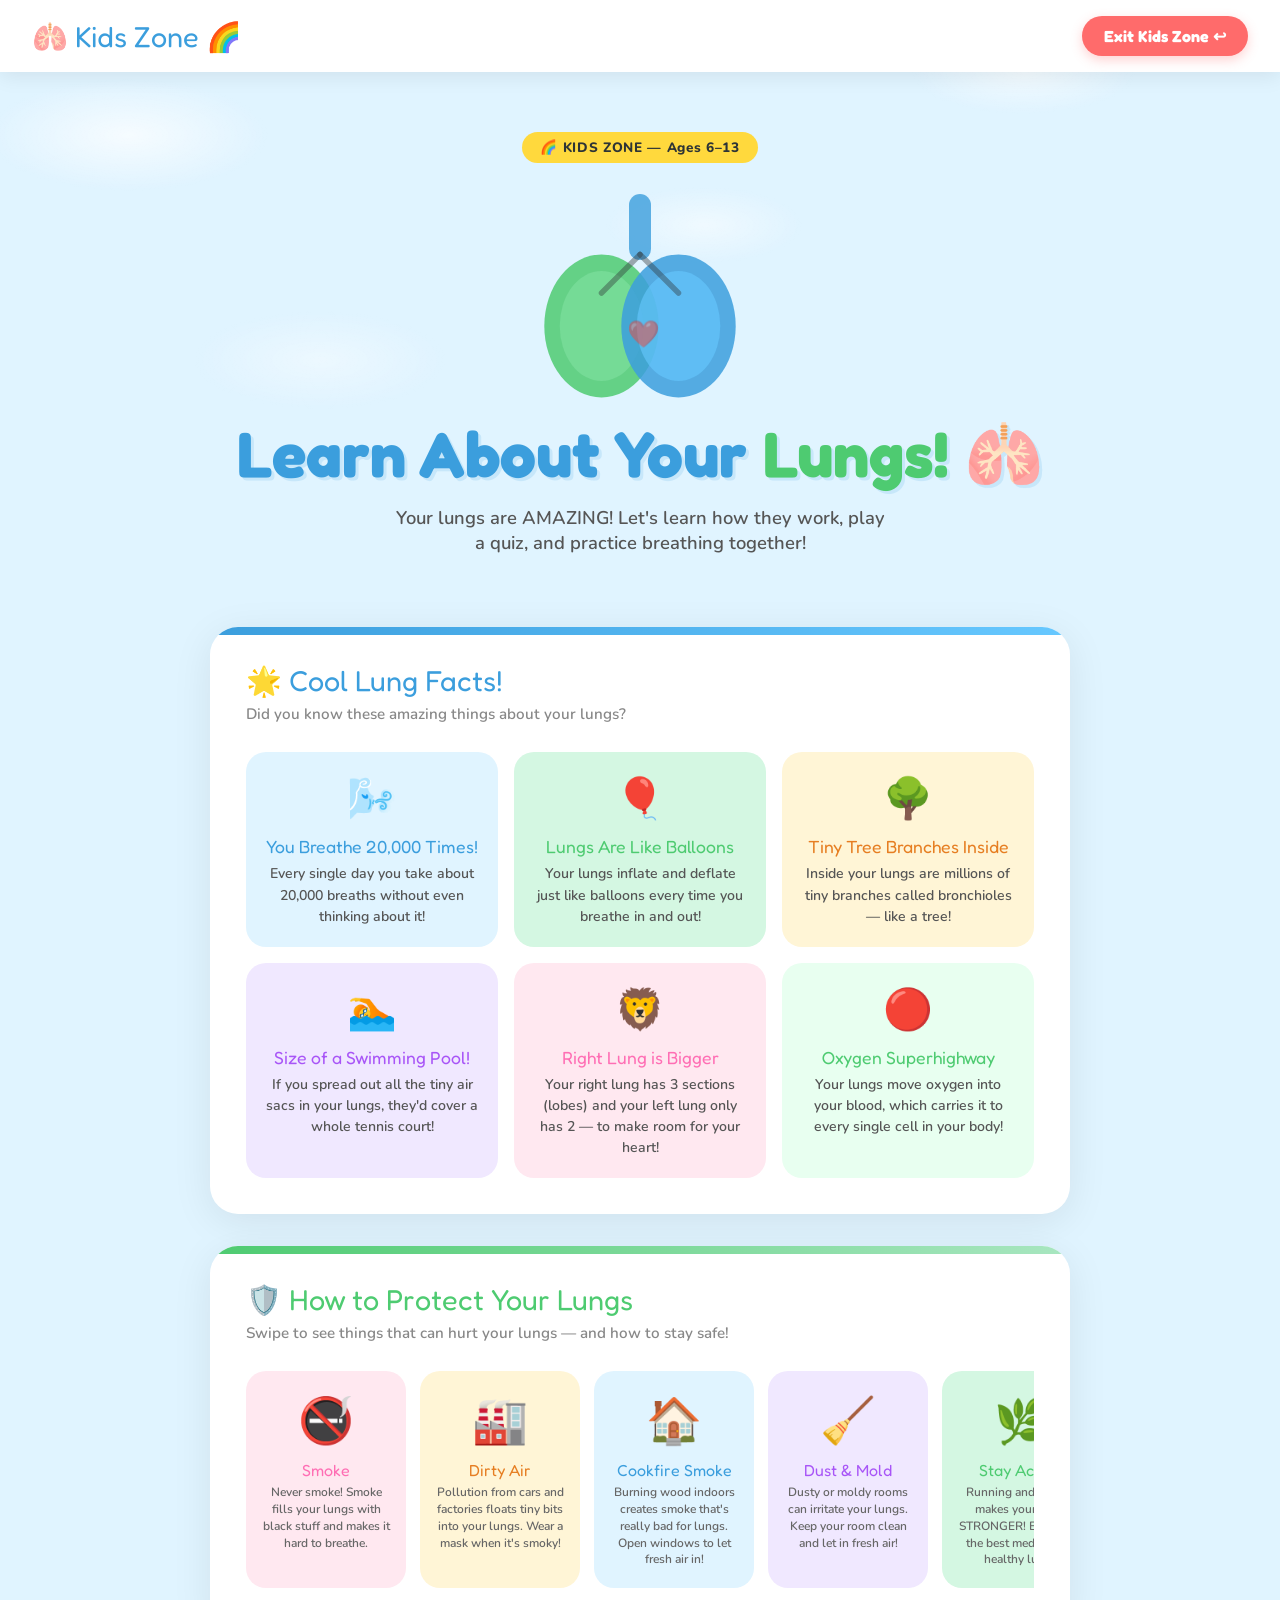
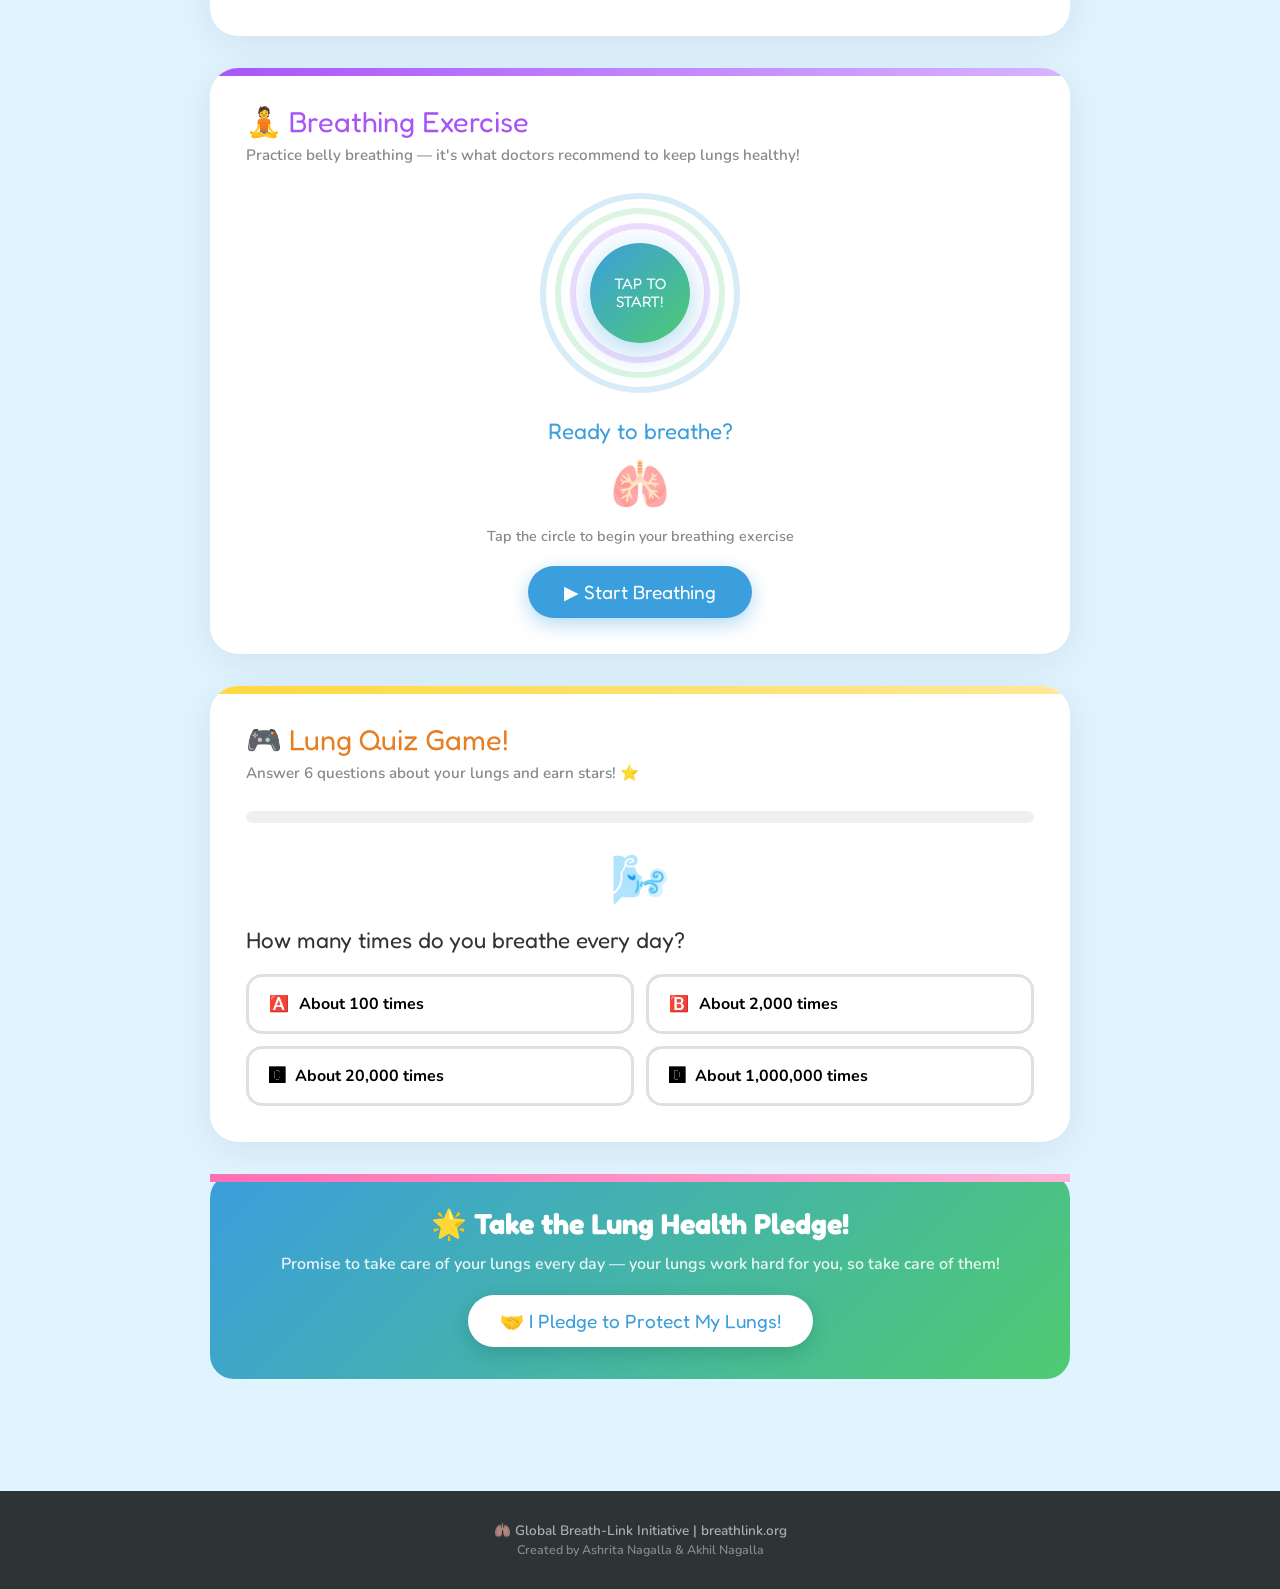
<file: kid.html>
<!DOCTYPE html>
<html lang="en">
<head>
<meta charset="UTF-8">
<meta name="viewport" content="width=device-width, initial-scale=1.0">
<title>BreathLink Kids — Learn About Your Lungs!</title>
<link href="https://fonts.googleapis.com/css2?family=Nunito:wght@400;600;700;800;900&family=Fredoka+One&display=swap" rel="stylesheet">
<style>
:root {
  --sky: #e0f4ff;
  --blue: #3b9edd;
  --green: #4ecb71;
  --yellow: #ffd93d;
  --orange: #ff9a3c;
  --red: #ff6b6b;
  --purple: #a855f7;
  --pink: #ff6eb4;
  --white: #ffffff;
  --dark: #2d3436;
}

* { box-sizing: border-box; margin: 0; padding: 0; }

body {
  font-family: 'Nunito', sans-serif;
  background: var(--sky);
  color: var(--dark);
  overflow-x: hidden;
}

/* ── FLOATING CLOUDS BACKGROUND ── */
body::before {
  content: '';
  position: fixed;
  inset: 0;
  background:
    radial-gradient(ellipse 200px 80px at 10% 15%, rgba(255,255,255,0.7) 0%, transparent 70%),
    radial-gradient(ellipse 160px 60px at 80% 8%, rgba(255,255,255,0.6) 0%, transparent 70%),
    radial-gradient(ellipse 140px 55px at 55% 25%, rgba(255,255,255,0.5) 0%, transparent 70%),
    radial-gradient(ellipse 180px 70px at 25% 40%, rgba(255,255,255,0.4) 0%, transparent 70%);
  pointer-events: none;
  z-index: 0;
}

/* ── SPLIT TOP NAVIGATION HEADER ── */
.nav {
  background: white;
  padding: 16px 32px;
  display: flex;
  align-items: center;
  justify-content: space-between;
  box-shadow: 0 4px 20px rgba(0,0,0,0.08);
  position: relative;
  z-index: 10;
}

.nav-logo {
  font-family: 'Fredoka One', cursive;
  font-size: 1.8rem;
  color: var(--blue);
  display: flex;
  align-items: center;
  gap: 8px;
}

.exit-kids-btn {
  font-family: 'Fredoka One', cursive;
  text-decoration: none;
  padding: 10px 22px;
  border-radius: 30px;
  font-size: 1rem;
  font-weight: 700;
  color: var(--white);
  background: var(--red);
  box-shadow: 0 4px 12px rgba(255,107,107,0.3);
  transition: all 0.2s ease;
}

.exit-kids-btn:hover {
  transform: translateY(-2px);
  box-shadow: 0 6px 16px rgba(255,107,107,0.45);
  background: #ff5252;
}

/* ── HERO ── */
.hero {
  position: relative;
  z-index: 1;
  text-align: center;
  padding: 60px 24px 40px;
}

.hero-badge {
  display: inline-block;
  background: var(--yellow);
  color: var(--dark);
  font-weight: 800;
  font-size: 0.85rem;
  padding: 6px 18px;
  border-radius: 20px;
  margin-bottom: 20px;
  letter-spacing: 0.05em;
  animation: bounce 2s infinite;
}

@keyframes bounce {
  0%, 100% { transform: translateY(0); }
  50% { transform: translateY(-6px); }
}

.hero h1 {
  font-family: 'Fredoka One', cursive;
  font-size: clamp(2.4rem, 6vw, 4rem);
  color: var(--blue);
  line-height: 1.1;
  margin-bottom: 16px;
  text-shadow: 3px 3px 0 rgba(59,158,221,0.15);
}

.hero h1 span { color: var(--green); }

.hero p {
  font-size: 1.15rem;
  color: #555;
  max-width: 500px;
  margin: 0 auto 32px;
  font-weight: 600;
}

/* ── BIG LUNG SVG ── */
.lung-hero {
  width: 220px;
  height: 220px;
  margin: 0 auto 16px;
  position: relative;
  animation: breathe 3s ease-in-out infinite;
}

@keyframes breathe {
  0%, 100% { transform: scale(1); }
  50% { transform: scale(1.08); }
}

/* ── SECTION WRAPPER ── */
.wrap {
  max-width: 900px;
  margin: 0 auto;
  padding: 0 20px 80px;
  position: relative;
  z-index: 1;
}

/* ── SECTION CARDS ── */
.section-card {
  background: white;
  border-radius: 28px;
  padding: 36px;
  margin-bottom: 32px;
  box-shadow: 0 8px 40px rgba(0,0,0,0.08);
  position: relative;
  overflow: hidden;
}

.section-card::before {
  content: '';
  position: absolute;
  top: 0; left: 0; right: 0;
  height: 8px;
}

.card-blue::before   { background: linear-gradient(90deg, var(--blue), #67c8ff); }
.card-green::before  { background: linear-gradient(90deg, var(--green), #a8e6c0); }
.card-yellow::before { background: linear-gradient(90deg, var(--yellow), #ffe89a); }
.card-purple::before { background: linear-gradient(90deg, var(--purple), #d8b4fe); }
.card-pink::before   { background: linear-gradient(90deg, var(--pink), #ffb3d9); }

.section-title {
  font-family: 'Fredoka One', cursive;
  font-size: 1.8rem;
  margin-bottom: 6px;
  display: flex;
  align-items: center;
  gap: 12px;
}

.section-sub {
  color: #888;
  font-size: 0.95rem;
  margin-bottom: 28px;
  font-weight: 600;
}

/* ── LUNG FACTS ── */
.facts-grid {
  display: grid;
  grid-template-columns: repeat(auto-fit, minmax(220px, 1fr));
  gap: 16px;
}

.fact-card {
  border-radius: 20px;
  padding: 20px;
  text-align: center;
  transition: transform 0.2s;
  cursor: default;
}

.fact-card:hover { transform: translateY(-4px) rotate(1deg); }

.fact-emoji { font-size: 2.5rem; margin-bottom: 10px; display: block; }
.fact-title { font-family: 'Fredoka One', cursive; font-size: 1.1rem; margin-bottom: 6px; }
.fact-text { font-size: 0.88rem; line-height: 1.5; font-weight: 600; color: #555; }

/* ── BREATHING EXERCISE ── */
.breath-center { text-align: center; }

.breath-circle-wrap {
  width: 200px;
  height: 200px;
  margin: 0 auto 24px;
  position: relative;
  display: flex;
  align-items: center;
  justify-content: center;
}

.breath-ring {
  position: absolute;
  inset: 0;
  border-radius: 50%;
  border: 6px solid var(--blue);
  opacity: 0.2;
  animation: ring-pulse 4s ease-in-out infinite;
}

.breath-ring:nth-child(2) { inset: 15px; animation-delay: 0.5s; border-color: var(--green); }
.breath-ring:nth-child(3) { inset: 30px; animation-delay: 1s; border-color: var(--purple); }

@keyframes ring-pulse {
  0%, 100% { transform: scale(1); opacity: 0.2; }
  50% { transform: scale(1.1); opacity: 0.5; }
}

.breath-ball {
  width: 100px;
  height: 100px;
  border-radius: 50%;
  background: linear-gradient(135deg, var(--blue), var(--green));
  display: flex;
  align-items: center;
  justify-content: center;
  font-family: 'Fredoka One', cursive;
  font-size: 0.95rem;
  color: white;
  text-align: center;
  z-index: 1;
  transition: all 0.5s ease;
  box-shadow: 0 8px 32px rgba(59,158,221,0.4);
  cursor: pointer;
  line-height: 1.2;
  padding: 10px;
}

.breath-ball.inhale {
  transform: scale(1.4);
  background: linear-gradient(135deg, var(--green), #67c8ff);
  box-shadow: 0 12px 48px rgba(78,203,113,0.5);
}

.breath-ball.hold {
  transform: scale(1.4);
  background: linear-gradient(135deg, var(--yellow), var(--orange));
  box-shadow: 0 12px 48px rgba(255,217,61,0.5);
}

.breath-ball.exhale {
  transform: scale(1);
  background: linear-gradient(135deg, var(--purple), var(--pink));
  box-shadow: 0 8px 32px rgba(168,85,247,0.4);
}

.breath-instruction {
  font-family: 'Fredoka One', cursive;
  font-size: 1.4rem;
  color: var(--blue);
  margin-bottom: 8px;
}

.breath-count {
  font-size: 3rem;
  font-weight: 900;
  color: var(--dark);
  margin: 8px 0;
  min-height: 60px;
}

.breath-tip {
  font-size: 0.9rem;
  color: #888;
  font-weight: 600;
  margin-bottom: 20px;
}

.btn-breath {
  background: var(--blue);
  color: white;
  border: none;
  padding: 14px 36px;
  border-radius: 50px;
  font-family: 'Fredoka One', cursive;
  font-size: 1.2rem;
  cursor: pointer;
  transition: all 0.2s;
  box-shadow: 0 6px 20px rgba(59,158,221,0.4);
}

.btn-breath:hover { transform: translateY(-2px); box-shadow: 0 10px 30px rgba(59,158,221,0.5); }
.btn-breath.stop { background: var(--red); box-shadow: 0 6px 20px rgba(255,107,107,0.4); }

.breath-score {
  margin-top: 20px;
  font-family: 'Fredoka One', cursive;
  font-size: 1.1rem;
  color: var(--green);
  display: none;
}

/* ── QUIZ ── */
.quiz-progress {
  background: #f0f0f0;
  border-radius: 10px;
  height: 12px;
  margin-bottom: 24px;
  overflow: hidden;
}

.quiz-progress-fill {
  height: 100%;
  background: linear-gradient(90deg, var(--blue), var(--green));
  border-radius: 10px;
  transition: width 0.4s ease;
}

.quiz-question {
  font-family: 'Fredoka One', cursive;
  font-size: 1.4rem;
  color: var(--dark);
  margin-bottom: 8px;
  line-height: 1.3;
}

.quiz-emoji { font-size: 3rem; display: block; margin-bottom: 12px; text-align: center; }

.quiz-options {
  display: grid;
  grid-template-columns: 1fr 1fr;
  gap: 12px;
  margin-top: 20px;
}

@media(max-width:500px){ .quiz-options { grid-template-columns: 1fr; } }

.quiz-opt {
  padding: 16px 20px;
  border-radius: 16px;
  border: 3px solid #e0e0e0;
  background: white;
  font-family: 'Nunito', sans-serif;
  font-size: 1rem;
  font-weight: 700;
  cursor: pointer;
  transition: all 0.2s;
  text-align: left;
  display: flex;
  align-items: center;
  gap: 10px;
}

.quiz-opt:hover { border-color: var(--blue); background: #e0f4ff; transform: scale(1.02); }
.quiz-opt.correct { border-color: var(--green); background: #d4f7e2; color: #1a6b3a; }
.quiz-opt.wrong { border-color: var(--red); background: #ffe0e0; color: #8b0000; }
.quiz-opt:disabled { cursor: not-allowed; transform: none; }

.quiz-feedback {
  margin-top: 16px;
  padding: 14px 18px;
  border-radius: 14px;
  font-weight: 700;
  font-size: 1rem;
  display: none;
  align-items: center;
  gap: 10px;
}

.quiz-feedback.show { display: flex; }
.quiz-feedback.good { background: #d4f7e2; color: #1a6b3a; }
.quiz-feedback.bad  { background: #ffe0e0; color: #8b0000; }

.quiz-next {
  display: none;
  margin-top: 16px;
  background: var(--green);
  color: white;
  border: none;
  padding: 12px 28px;
  border-radius: 50px;
  font-family: 'Fredoka One', cursive;
  font-size: 1.1rem;
  cursor: pointer;
  transition: all 0.2s;
  box-shadow: 0 6px 20px rgba(78,203,113,0.4);
}
.quiz-next:hover { transform: translateY(-2px); }

.quiz-result {
  text-align: center;
  display: none;
}

.quiz-result-emoji { font-size: 5rem; margin-bottom: 16px; display: block; animation: spin 1s ease; }
@keyframes spin { from { transform: rotate(-20deg) scale(0); } to { transform: rotate(0) scale(1); } }

.quiz-result h3 {
  font-family: 'Fredoka One', cursive;
  font-size: 2rem;
  margin-bottom: 8px;
  color: var(--blue);
}

.quiz-score-display {
  font-size: 4rem;
  font-weight: 900;
  color: var(--green);
  font-family: 'Fredoka One', cursive;
  margin: 12px 0;
}

.quiz-restart {
  background: var(--yellow);
  color: var(--dark);
  border: none;
  padding: 12px 28px;
  border-radius: 50px;
  font-family: 'Fredoka One', cursive;
  font-size: 1.1rem;
  cursor: pointer;
  margin-top: 16px;
  box-shadow: 0 6px 20px rgba(255,217,61,0.4);
  transition: all 0.2s;
}
.quiz-restart:hover { transform: translateY(-2px); }

/* ── RISK FACTORS (colorful cards) ── */
.risk-scroll {
  display: flex;
  gap: 14px;
  overflow-x: auto;
  padding-bottom: 12px;
  scrollbar-width: thin;
  scrollbar-color: var(--blue) #e0f4ff;
}

.risk-item {
  flex-shrink: 0;
  width: 160px;
  border-radius: 20px;
  padding: 20px 16px;
  text-align: center;
  cursor: pointer;
  transition: transform 0.2s;
}

.risk-item:hover { transform: translateY(-6px) rotate(-2deg); }
.risk-icon { font-size: 2.8rem; display: block; margin-bottom: 8px; }
.risk-name { font-family: 'Fredoka One', cursive; font-size: 1rem; margin-bottom: 4px; }
.risk-desc { font-size: 0.75rem; color: #666; font-weight: 600; line-height: 1.4; }

/* ── PLEDGE SECTION ── */
.pledge-box {
  background: linear-gradient(135deg, var(--blue), var(--green));
  border-radius: 24px;
  padding: 32px;
  text-align: center;
  color: white;
  margin-top: 8px;
}

.pledge-box h3 {
  font-family: 'Fredoka One', cursive;
  font-size: 1.8rem;
  margin-bottom: 12px;
}

.pledge-box p { font-size: 1rem; font-weight: 600; opacity: 0.9; margin-bottom: 20px; }

.pledge-btn {
  background: white;
  color: var(--blue);
  border: none;
  padding: 14px 32px;
  border-radius: 50px;
  font-family: 'Fredoka One', cursive;
  font-size: 1.2rem;
  cursor: pointer;
  transition: all 0.2s;
  box-shadow: 0 6px 20px rgba(0,0,0,0.15);
}
.pledge-btn:hover { transform: scale(1.05); }
.pledge-confirmed { display: none; font-family: 'Fredoka One', cursive; font-size: 1.4rem; margin-top: 16px; }

/* ── STARS ANIMATION ── */
.star {
  position: fixed;
  pointer-events: none;
  font-size: 1.5rem;
  animation: starFloat 1.5s ease forwards;
  z-index: 999;
}
@keyframes starFloat {
  0%   { opacity: 1; transform: translateY(0) scale(1); }
  100% { opacity: 0; transform: translateY(-120px) scale(0.5); }
}

/* ── INTERACTIVE PHONE ADAPTATION ── */
@media (max-width: 480px) {
  .nav {
    flex-direction: column;
    padding: 16px;
    gap: 12px;
  }
  .exit-kids-btn {
    width: 100%;
    text-align: center;
  }
}
</style>
</head>
<body>

<!-- NAVIGATION BAR -->
<div class="nav">
  <div class="nav-logo">🫁 Kids Zone 🌈</div>
  <a href="index.html" class="exit-kids-btn">Exit Kids Zone ↩</a>
</div>

<!-- HERO -->
<div class="hero">
  <div class="hero-badge">🌈 KIDS ZONE — Ages 6–13</div>

  <!-- Animated Lung SVG -->
  <div class="lung-hero">
    <svg viewBox="0 0 200 200" xmlns="http://www.w3.org/2000/svg">
      <!-- Trachea -->
      <rect x="90" y="10" width="20" height="60" rx="10" fill="#3b9edd" opacity="0.8"/>
      <!-- Left lung -->
      <ellipse cx="65" cy="130" rx="52" ry="65" fill="#4ecb71" opacity="0.85"/>
      <ellipse cx="65" cy="130" rx="38" ry="50" fill="#81e0a0" opacity="0.6"/>
      <!-- Right lung -->
      <ellipse cx="135" cy="130" rx="52" ry="65" fill="#3b9edd" opacity="0.85"/>
      <ellipse cx="135" cy="130" rx="38" ry="50" fill="#67c8ff" opacity="0.6"/>
      <!-- Bronchi -->
      <path d="M100 65 Q80 85 65 100" stroke="#2d3436" stroke-width="5" fill="none" stroke-linecap="round" opacity="0.4"/>
      <path d="M100 65 Q120 85 135 100" stroke="#2d3436" stroke-width="5" fill="none" stroke-linecap="round" opacity="0.4"/>
      <!-- Heart decoration -->
      <text x="88" y="145" font-size="24" opacity="0.5">❤️</text>
    </svg>
  </div>

  <h1>Learn About Your <span>Lungs!</span> 🫁</h1>
  <p>Your lungs are AMAZING! Let's learn how they work, play a quiz, and practice breathing together!</p>
</div>

<div class="wrap">

  <!-- ── SECTION 1: FUN LUNG FACTS ── -->
  <div class="section-card card-blue">
    <div class="section-title" style="color:#3b9edd;">🌟 Cool Lung Facts!</div>
    <div class="section-sub">Did you know these amazing things about your lungs?</div>

    <div class="facts-grid">
      <div class="fact-card" style="background:#e0f4ff;">
        <span class="fact-emoji">🌬️</span>
        <div class="fact-title" style="color:#3b9edd;">You Breathe 20,000 Times!</div>
        <div class="fact-text">Every single day you take about 20,000 breaths without even thinking about it!</div>
      </div>
      <div class="fact-card" style="background:#d4f7e2;">
        <span class="fact-emoji">🎈</span>
        <div class="fact-title" style="color:#4ecb71;">Lungs Are Like Balloons</div>
        <div class="fact-text">Your lungs inflate and deflate just like balloons every time you breathe in and out!</div>
      </div>
      <div class="fact-card" style="background:#fff5d6;">
        <span class="fact-emoji">🌳</span>
        <div class="fact-title" style="color:#e67e22;">Tiny Tree Branches Inside</div>
        <div class="fact-text">Inside your lungs are millions of tiny branches called bronchioles — like a tree!</div>
      </div>
      <div class="fact-card" style="background:#f0e8ff;">
        <span class="fact-emoji">🏊</span>
        <div class="fact-title" style="color:#a855f7;">Size of a Swimming Pool!</div>
        <div class="fact-text">If you spread out all the tiny air sacs in your lungs, they'd cover a whole tennis court!</div>
      </div>
      <div class="fact-card" style="background:#ffe8f0;">
        <span class="fact-emoji">🦁</span>
        <div class="fact-title" style="color:#ff6eb4;">Right Lung is Bigger</div>
        <div class="fact-text">Your right lung has 3 sections (lobes) and your left lung only has 2 — to make room for your heart!</div>
      </div>
      <div class="fact-card" style="background:#e8fff0;">
        <span class="fact-emoji">🔴</span>
        <div class="fact-title" style="color:#4ecb71;">Oxygen Superhighway</div>
        <div class="fact-text">Your lungs move oxygen into your blood, which carries it to every single cell in your body!</div>
      </div>
    </div>
  </div>

  <!-- ── SECTION 2: RISK FACTORS (KID VERSION) ── -->
  <div class="section-card card-green">
    <div class="section-title" style="color:#4ecb71;">🛡️ How to Protect Your Lungs</div>
    <div class="section-sub">Swipe to see things that can hurt your lungs — and how to stay safe!</div>

    <div class="risk-scroll">
      <div class="risk-item" style="background:#ffe8f0;">
        <span class="risk-icon">🚭</span>
        <div class="risk-name" style="color:#ff6eb4;">Smoke</div>
        <div class="risk-desc">Never smoke! Smoke fills your lungs with black stuff and makes it hard to breathe.</div>
      </div>
      <div class="risk-item" style="background:#fff5d6;">
        <span class="risk-icon">🏭</span>
        <div class="risk-name" style="color:#e67e22;">Dirty Air</div>
        <div class="risk-desc">Pollution from cars and factories floats tiny bits into your lungs. Wear a mask when it's smoky!</div>
      </div>
      <div class="risk-item" style="background:#e0f4ff;">
        <span class="risk-icon">🏠</span>
        <div class="risk-name" style="color:#3b9edd;">Cookfire Smoke</div>
        <div class="risk-desc">Burning wood indoors creates smoke that's really bad for lungs. Open windows to let fresh air in!</div>
      </div>
      <div class="risk-item" style="background:#f0e8ff;">
        <span class="risk-icon">🧹</span>
        <div class="risk-name" style="color:#a855f7;">Dust & Mold</div>
        <div class="risk-desc">Dusty or moldy rooms can irritate your lungs. Keep your room clean and let in fresh air!</div>
      </div>
      <div class="risk-item" style="background:#d4f7e2;">
        <span class="risk-icon">🌿</span>
        <div class="risk-name" style="color:#4ecb71;">Stay Active!</div>
        <div class="risk-desc">Running and playing makes your lungs STRONGER! Exercise is the best medicine for healthy lungs.</div>
      </div>
      <div class="risk-item" style="background:#ffe8e8;">
        <span class="risk-icon">🥗</span>
        <div class="risk-name" style="color:#ff6b6b;">Eat Healthy</div>
        <div class="risk-desc">Fruits and veggies have vitamins that protect your lungs like a shield! Eat the rainbow!</div>
      </div>
      <div class="risk-item" style="background:#fff0d6;">
        <span class="risk-icon">😴</span>
        <div class="risk-name" style="color:#ff9a3c;">Sleep Well</div>
        <div class="risk-desc">Your lungs heal and recover while you sleep. Get 8-10 hours every night!</div>
      </div>
    </div>
  </div>

  <!-- ── SECTION 3: BREATHING EXERCISE ── -->
  <div class="section-card card-purple">
    <div class="section-title" style="color:#a855f7;">🧘 Breathing Exercise</div>
    <div class="section-sub">Practice belly breathing — it's what doctors recommend to keep lungs healthy!</div>

    <div class="breath-center">
      <div class="breath-circle-wrap">
        <div class="breath-ring"></div>
        <div class="breath-ring"></div>
        <div class="breath-ring"></div>
        <div class="breath-ball" id="breathBall" onclick="startBreath()">
          TAP TO<br>START!
        </div>
      </div>

      <div class="breath-instruction" id="breathInstruction">Ready to breathe?</div>
      <div class="breath-count" id="breathCount">🫁</div>
      <div class="breath-tip" id="breathTip">Tap the circle to begin your breathing exercise</div>

      <button class="btn-breath" id="breathBtn" onclick="startBreath()">▶ Start Breathing</button>
      <div class="breath-score" id="breathScore">🌟 Amazing! You completed <span id="breathRounds">0</span> breathing rounds!</div>
    </div>
  </div>

  <!-- ── SECTION 4: QUIZ GAME ── -->
  <div class="section-card card-yellow">
    <div class="section-title" style="color:#e67e22;">🎮 Lung Quiz Game!</div>
    <div class="section-sub">Answer 6 questions about your lungs and earn stars! ⭐</div>

    <div class="quiz-progress">
      <div class="quiz-progress-fill" id="quizProgress" style="width:0%"></div>
    </div>

    <div id="quizMain">
      <div class="quiz-emoji" id="quizEmoji">🫁</div>
      <div class="quiz-question" id="quizQuestion">Loading question...</div>
      <div class="quiz-options" id="quizOptions"></div>
      <div class="quiz-feedback" id="quizFeedback"></div>
      <button class="quiz-next" id="quizNext" onclick="nextQuestion()">Next Question →</button>
    </div>

    <div class="quiz-result" id="quizResult">
      <span class="quiz-result-emoji" id="resultEmoji">🏆</span>
      <h3 id="resultTitle">Amazing job!</h3>
      <div class="quiz-score-display" id="resultScore">0/6</div>
      <p id="resultMsg" style="color:#555;font-weight:700;font-size:1rem;"></p>
      <button class="quiz-restart" onclick="restartQuiz()">🔄 Play Again!</button>
    </div>
  </div>

  <!-- ── SECTION 5: PLEDGE ── -->
  <div class="section-card card-pink" style="padding:0; overflow:visible; box-shadow:none; background:transparent;">
    <div class="pledge-box">
      <h3>🌟 Take the Lung Health Pledge!</h3>
      <p>Promise to take care of your lungs every day — your lungs work hard for you, so take care of them!</p>
      <button class="pledge-btn" id="pledgeBtn" onclick="takePledge()">🤝 I Pledge to Protect My Lungs!</button>
      <div class="pledge-confirmed" id="pledgeConfirmed">
        🎉 YOU'RE A LUNG HEALTH HERO! 🎉<br>
        <span style="font-size:1rem;opacity:0.9;font-family:'Nunito',sans-serif;font-weight:700;">Share breathlink.org with a friend!</span>
      </div>
    </div>
  </div>

</div><!-- /wrap -->

<footer style="background:#2d3436; color:rgba(255,255,255,0.6); text-align:center; padding:30px; font-size:0.85rem; font-weight:600;">
  🫁 Global Breath-Link Initiative | breathlink.org<br>
  <span style="font-size:0.78rem; opacity:0.7;">Created by Ashrita Nagalla & Akhil Nagalla</span>
</footer>

<script>
// ══════════════════════════
// BREATHING EXERCISE
// ══════════════════════════
let breathRunning = false;
let breathTimer = null;
let breathRounds = 0;
let breathPhase = 'idle';

const phases = [
  { name: 'BREATHE IN!',  duration: 4, class: 'inhale', tip: 'Breathe in slowly through your nose... fill your belly!', emoji: '🌬️' },
  { name: 'HOLD IT!',     duration: 4, class: 'hold',   tip: 'Hold your breath gently... you can do it!',              emoji: '⏸️' },
  { name: 'BREATHE OUT!', duration: 6, class: 'exhale', tip: 'Breathe out slowly through your mouth... let it all go!', emoji: '😮‍💨' },
];

function startBreath() {
  if (breathRunning) {
    stopBreath();
    return;
  }
  breathRunning = true;
  breathRounds = 0;
  document.getElementById('breathBtn').textContent = '⏹ Stop';
  document.getElementById('breathBtn').classList.add('stop');
  document.getElementById('breathScore').style.display = 'none';
  runBreathPhase(0);
}

function stopBreath() {
  breathRunning = false;
  clearTimeout(breathTimer);
  const ball = document.getElementById('breathBall');
  ball.className = 'breath-ball';
  ball.innerHTML = 'TAP TO<br>START!';
  document.getElementById('breathInstruction').textContent = 'Great job!';
  document.getElementById('breathCount').textContent = '🫁';
  document.getElementById('breathTip').textContent = 'Tap the circle to begin your breathing exercise';
  document.getElementById('breathBtn').textContent = '▶ Start Breathing';
  document.getElementById('breathBtn').classList.remove('stop');
  if (breathRounds > 0) {
    document.getElementById('breathScore').style.display = 'block';
    document.getElementById('breathRounds').textContent = breathRounds;
  }
}

function runBreathPhase(phaseIdx) {
  if (!breathRunning) return;
  const phase = phases[phaseIdx];
  const ball = document.getElementById('breathBall');

  ball.className = 'breath-ball ' + phase.class;
  ball.innerHTML = phase.emoji + '<br>' + phase.name;
  document.getElementById('breathInstruction').textContent = phase.name;
  document.getElementById('breathTip').textContent = phase.tip;

  let count = phase.duration;
  document.getElementById('breathCount').textContent = count;

  const tick = () => {
    if (!breathRunning) return;
    count--;
    document.getElementById('breathCount').textContent = count > 0 ? count : '✓';
    if (count > 0) {
      breathTimer = setTimeout(tick, 1000);
    } else {
      const next = (phaseIdx + 1) % phases.length;
      if (next === 0) { breathRounds++; spawnStars(3); }
      breathTimer = setTimeout(() => runBreathPhase(next), 600);
    }
  };
  breathTimer = setTimeout(tick, 1000);
}

// ══════════════════════════
// QUIZ GAME
// ══════════════════════════
const questions = [
  { emoji:'🌬️', q:'How many times do you breathe every day?', opts:['About 100 times','About 2,000 times','About 20,000 times','About 1,000,000 times'], correct:2, fact:'Wow! You breathe about 20,000 times every single day without even thinking about it!' },
  { emoji:'🎈', q:'What do your lungs look like when you breathe in?', opts:['They get smaller','They stay the same','They fill with water','They get bigger like balloons!'], correct:3, fact:'Exactly! Your lungs inflate like balloons when you breathe in and deflate when you breathe out!' },
  { emoji:'🩸', q:'What does oxygen in your lungs do?', opts:['Makes you sleepy','Goes into your blood and travels everywhere','Stays in your lungs forever','Turns into food'], correct:1, fact:'Right! Oxygen goes from your lungs into your blood, which carries it to every cell in your body!' },
  { emoji:'🚭', q:'What is the WORST thing for your lungs?', opts:['Eating vegetables','Drinking water','Running and playing','Breathing in smoke'], correct:3, fact:'Correct! Smoke — from cigarettes or fires — is one of the worst things for your lungs. Always stay away from it!' },
  { emoji:'🏃', q:'What makes your lungs STRONGER?', opts:['Sitting all day','Exercise and running!','Eating candy','Watching TV'], correct:1, fact:'Yes! Exercise makes your lungs stronger! When you run and play, your lungs get a great workout!' },
  { emoji:'🫁', q:'Why is your left lung a little smaller than your right?', opts:['It gets less food','To make room for your heart!','It grows slower','It lost a section'], correct:1, fact:'Brilliant! Your left lung has 2 sections and your right has 3, because your heart lives on the left side of your chest!' },
];

let currentQ = 0;
let quizScore = 0;
let answered = false;

function loadQuestion() {
  const q = questions[currentQ];
  document.getElementById('quizEmoji').textContent = q.emoji;
  document.getElementById('quizQuestion').textContent = q.q;
  document.getElementById('quizProgress').style.width = ((currentQ / questions.length) * 100) + '%';

  const opts = document.getElementById('quizOptions');
  opts.innerHTML = '';
  q.opts.forEach((opt, i) => {
    const btn = document.createElement('button');
    btn.className = 'quiz-opt';
    btn.innerHTML = `<span>${['🅰️','🅱️','🅲️','🅳️'][i]}</span> ${opt}`;
    btn.onclick = () => selectAnswer(i);
    opts.appendChild(btn);
  });

  document.getElementById('quizFeedback').className = 'quiz-feedback';
  document.getElementById('quizFeedback').style.display = 'none';
  document.getElementById('quizNext').style.display = 'none';
  answered = false;
}

function selectAnswer(idx) {
  if (answered) return;
  answered = true;
  const q = questions[currentQ];
  const opts = document.querySelectorAll('.quiz-opt');

  opts.forEach((btn, i) => {
    btn.disabled = true;
    if (i === q.correct) btn.classList.add('correct');
    else if (i === idx && idx !== q.correct) btn.classList.add('wrong');
  });

  const fb = document.getElementById('quizFeedback');
  fb.style.display = 'flex';

  if (idx === q.correct) {
    quizScore++;
    fb.className = 'quiz-feedback show good';
    fb.innerHTML = `<span>⭐</span><span>${q.fact}</span>`;
    spawnStars(5);
  } else {
    fb.className = 'quiz-feedback show bad';
    fb.innerHTML = `<span>💡</span><span>${q.fact}</span>`;
  }

  document.getElementById('quizNext').style.display = 'inline-block';
}

function nextQuestion() {
  currentQ++;
  if (currentQ >= questions.length) {
    showQuizResult();
  } else {
    loadQuestion();
  }
}

function showQuizResult() {
  document.getElementById('quizProgress').style.width = '100%';
  document.getElementById('quizMain').style.display = 'none';
  const result = document.getElementById('quizResult');
  result.style.display = 'block';

  const pct = quizScore / questions.length;
  let emoji, title, msg;
  if (pct === 1)         { emoji='🏆'; title='PERFECT SCORE!';     msg='You are a Lung Health GENIUS! Share what you learned with your friends!'; }
  else if (pct >= 0.67) { emoji='🌟'; title='Amazing Job!';        msg='You really know your lungs! Try again to get a perfect score!'; }
  else if (pct >= 0.5)  { emoji='👍'; title='Good Work!';          msg='Not bad! Read the fun facts again and try to beat your score!'; }
  else                  { emoji='📚'; title='Keep Learning!';      msg='No worries! Read through the lung facts above and try again!'; }

  document.getElementById('resultEmoji').textContent = emoji;
  document.getElementById('resultTitle').textContent = title;
  document.getElementById('resultScore').textContent = quizScore + '/' + questions.length;
  document.getElementById('resultMsg').textContent = msg;
  spawnStars(10);
}

function restartQuiz() {
  currentQ = 0; quizScore = 0; answered = false;
  document.getElementById('quizMain').style.display = 'block';
  document.getElementById('quizResult').style.display = 'none';
  loadQuestion();
}

// ══════════════════════════
// PLEDGE
// ══════════════════════════
function takePledge() {
  document.getElementById('pledgeBtn').style.display = 'none';
  document.getElementById('pledgeConfirmed').style.display = 'block';
  spawnStars(20);
}

// ══════════════════════════
// STAR SPAWN
// ══════════════════════════
function spawnStars(count) {
  const emojis = ['⭐','🌟','✨','💚','💙','🎉','🎊'];
  for (let i = 0; i < count; i++) {
    setTimeout(() => {
      const star = document.createElement('div');
      star.className = 'star';
      star.textContent = emojis[Math.floor(Math.random() * emojis.length)];
      star.style.left = Math.random() * window.innerWidth + 'px';
      star.style.top = (Math.random() * window.innerHeight * 0.5 + window.innerHeight * 0.3) + 'px';
      document.body.appendChild(star);
      setTimeout(() => star.remove(), 1500);
    }, i * 80);
  }
}

// Init quiz
loadQuestion();
</script>
</body>
</html>
</file>
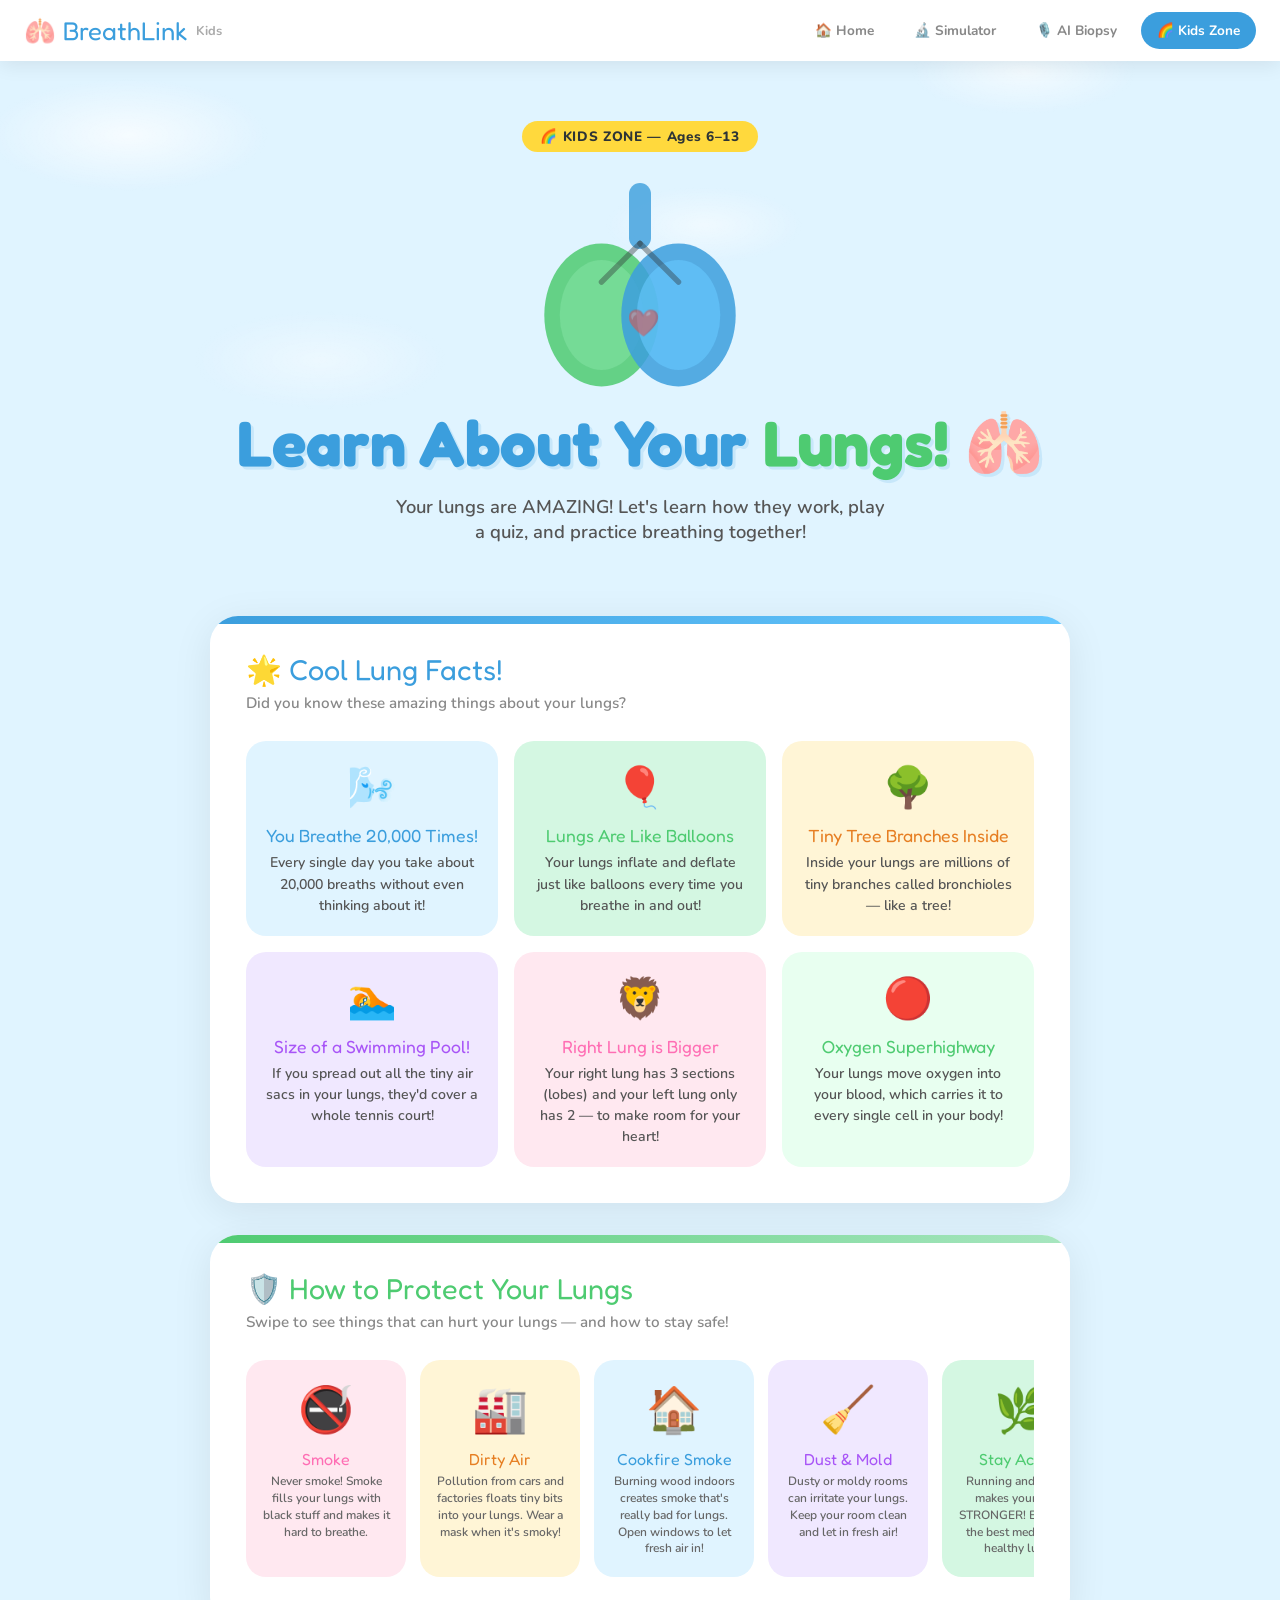
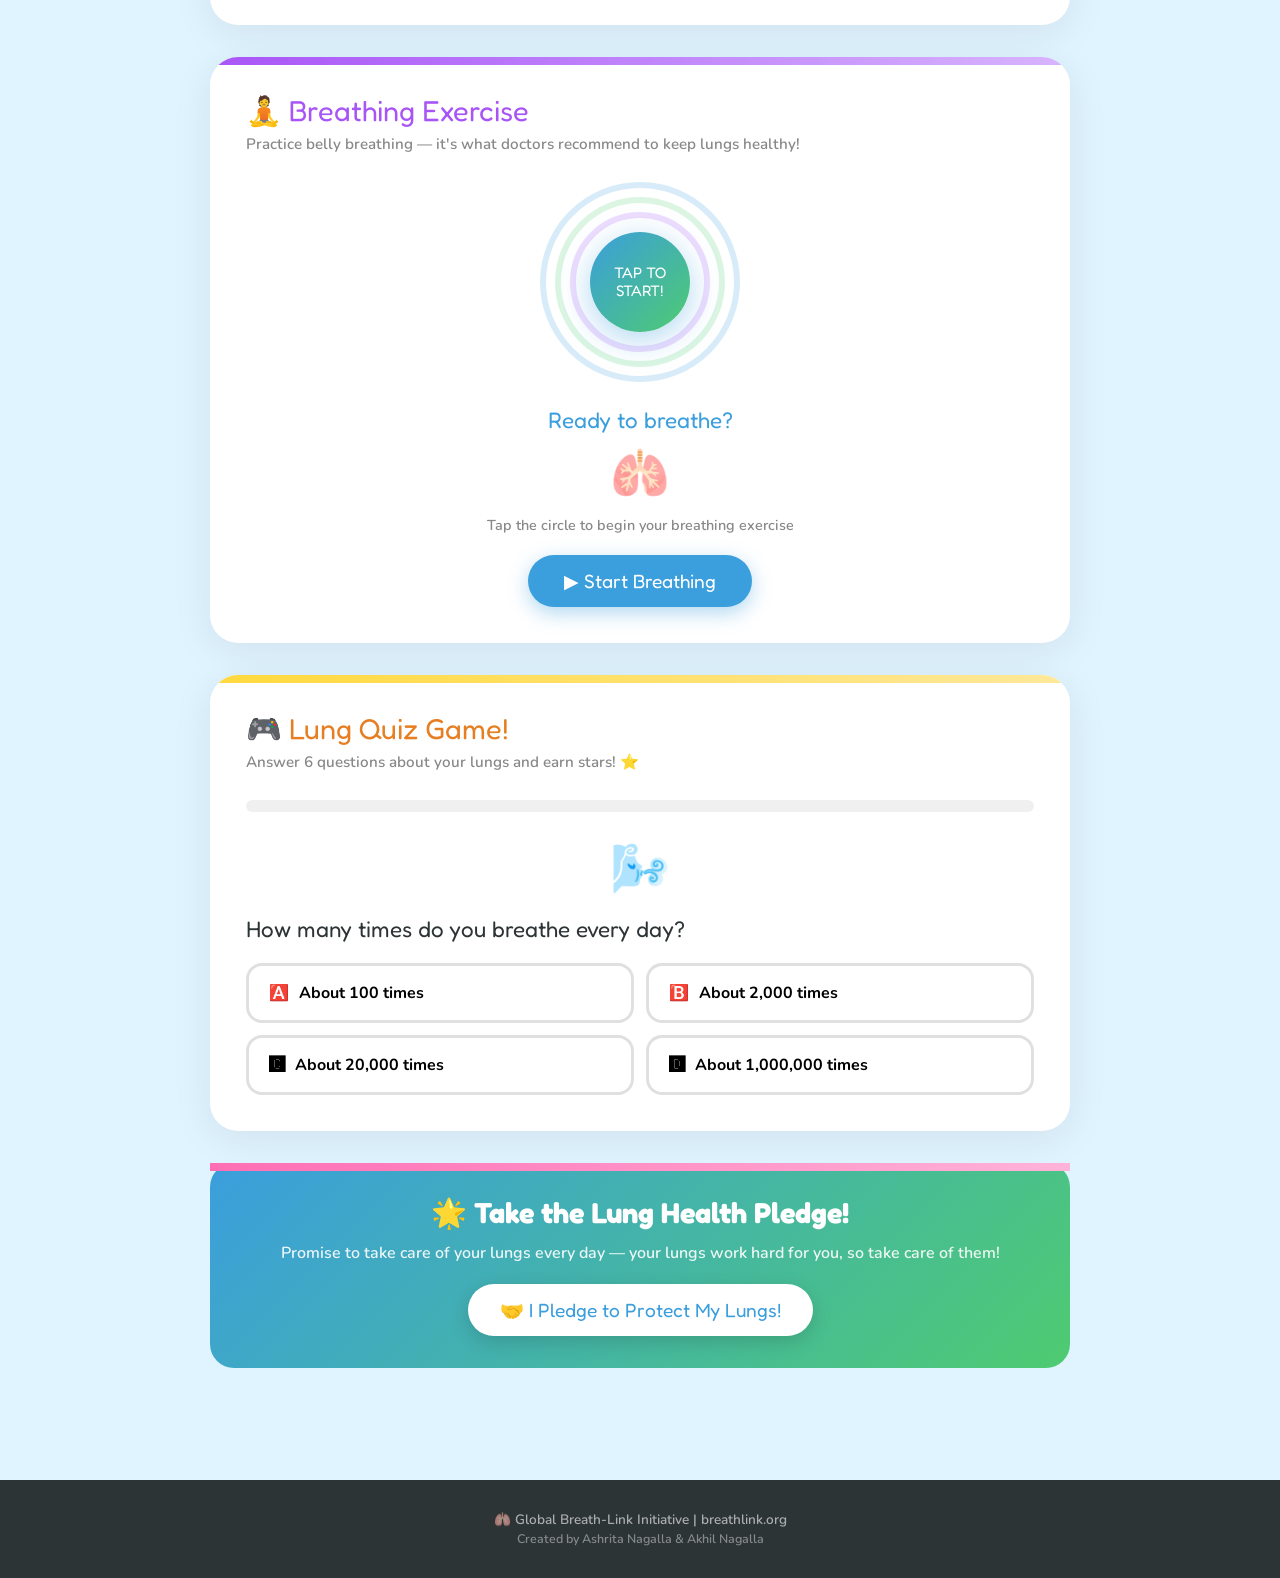
<file: Kid.html>
<!DOCTYPE html>
<html lang="en">
<head>
<meta charset="UTF-8">
<meta name="viewport" content="width=device-width, initial-scale=1.0">
<title>BreathLink Kids — Learn About Your Lungs!</title>
<link href="https://fonts.googleapis.com/css2?family=Nunito:wght@400;600;700;800;900&family=Fredoka+One&display=swap" rel="stylesheet">
<style>
:root {
  --sky: #e0f4ff;
  --blue: #3b9edd;
  --green: #4ecb71;
  --yellow: #ffd93d;
  --orange: #ff9a3c;
  --red: #ff6b6b;
  --purple: #a855f7;
  --pink: #ff6eb4;
  --white: #ffffff;
  --dark: #2d3436;
}

* { box-sizing: border-box; margin: 0; padding: 0; }

body {
  font-family: 'Nunito', sans-serif;
  background: var(--sky);
  color: var(--dark);
  overflow-x: hidden;
}

/* ── FLOATING CLOUDS BACKGROUND ── */
body::before {
  content: '';
  position: fixed;
  inset: 0;
  background:
    radial-gradient(ellipse 200px 80px at 10% 15%, rgba(255,255,255,0.7) 0%, transparent 70%),
    radial-gradient(ellipse 160px 60px at 80% 8%, rgba(255,255,255,0.6) 0%, transparent 70%),
    radial-gradient(ellipse 140px 55px at 55% 25%, rgba(255,255,255,0.5) 0%, transparent 70%),
    radial-gradient(ellipse 180px 70px at 25% 40%, rgba(255,255,255,0.4) 0%, transparent 70%);
  pointer-events: none;
  z-index: 0;
}

/* ── NAV ── */
.nav {
  background: white;
  padding: 12px 24px;
  display: flex;
  align-items: center;
  justify-content: space-between;
  flex-wrap: wrap;
  gap: 10px;
  box-shadow: 0 4px 20px rgba(0,0,0,0.08);
  position: relative;
  z-index: 10;
}

.nav-logo {
  font-family: 'Fredoka One', cursive;
  font-size: 1.6rem;
  color: var(--blue);
  display: flex;
  align-items: center;
  gap: 8px;
}

.nav-links { display: flex; gap: 8px; flex-wrap: wrap; }
.nav-links a {
  text-decoration: none;
  padding: 7px 14px;
  border-radius: 20px;
  font-size: 0.85rem;
  font-weight: 700;
  color: #888;
  transition: all 0.2s;
  border: 2px solid transparent;
}
.nav-links a:hover { color: var(--blue); border-color: var(--blue); }
.nav-links a.active { background: var(--blue); color: white; }

/* ── HERO ── */
.hero {
  position: relative;
  z-index: 1;
  text-align: center;
  padding: 60px 24px 40px;
}

.hero-badge {
  display: inline-block;
  background: var(--yellow);
  color: var(--dark);
  font-weight: 800;
  font-size: 0.85rem;
  padding: 6px 18px;
  border-radius: 20px;
  margin-bottom: 20px;
  letter-spacing: 0.05em;
  animation: bounce 2s infinite;
}

@keyframes bounce {
  0%, 100% { transform: translateY(0); }
  50% { transform: translateY(-6px); }
}

.hero h1 {
  font-family: 'Fredoka One', cursive;
  font-size: clamp(2.4rem, 6vw, 4rem);
  color: var(--blue);
  line-height: 1.1;
  margin-bottom: 16px;
  text-shadow: 3px 3px 0 rgba(59,158,221,0.15);
}

.hero h1 span { color: var(--green); }

.hero p {
  font-size: 1.15rem;
  color: #555;
  max-width: 500px;
  margin: 0 auto 32px;
  font-weight: 600;
}

/* ── BIG LUNG SVG ── */
.lung-hero {
  width: 220px;
  height: 220px;
  margin: 0 auto 16px;
  position: relative;
  animation: breathe 3s ease-in-out infinite;
}

@keyframes breathe {
  0%, 100% { transform: scale(1); }
  50% { transform: scale(1.08); }
}

/* ── SECTION WRAPPER ── */
.wrap {
  max-width: 900px;
  margin: 0 auto;
  padding: 0 20px 80px;
  position: relative;
  z-index: 1;
}

/* ── SECTION CARDS ── */
.section-card {
  background: white;
  border-radius: 28px;
  padding: 36px;
  margin-bottom: 32px;
  box-shadow: 0 8px 40px rgba(0,0,0,0.08);
  position: relative;
  overflow: hidden;
}

.section-card::before {
  content: '';
  position: absolute;
  top: 0; left: 0; right: 0;
  height: 8px;
}

.card-blue::before   { background: linear-gradient(90deg, var(--blue), #67c8ff); }
.card-green::before  { background: linear-gradient(90deg, var(--green), #a8e6c0); }
.card-yellow::before { background: linear-gradient(90deg, var(--yellow), #ffe89a); }
.card-purple::before { background: linear-gradient(90deg, var(--purple), #d8b4fe); }
.card-pink::before   { background: linear-gradient(90deg, var(--pink), #ffb3d9); }

.section-title {
  font-family: 'Fredoka One', cursive;
  font-size: 1.8rem;
  margin-bottom: 6px;
  display: flex;
  align-items: center;
  gap: 12px;
}

.section-sub {
  color: #888;
  font-size: 0.95rem;
  margin-bottom: 28px;
  font-weight: 600;
}

/* ── LUNG FACTS ── */
.facts-grid {
  display: grid;
  grid-template-columns: repeat(auto-fit, minmax(220px, 1fr));
  gap: 16px;
}

.fact-card {
  border-radius: 20px;
  padding: 20px;
  text-align: center;
  transition: transform 0.2s;
  cursor: default;
}

.fact-card:hover { transform: translateY(-4px) rotate(1deg); }

.fact-emoji { font-size: 2.5rem; margin-bottom: 10px; display: block; }
.fact-title { font-family: 'Fredoka One', cursive; font-size: 1.1rem; margin-bottom: 6px; }
.fact-text { font-size: 0.88rem; line-height: 1.5; font-weight: 600; color: #555; }

/* ── BREATHING EXERCISE ── */
.breath-center { text-align: center; }

.breath-circle-wrap {
  width: 200px;
  height: 200px;
  margin: 0 auto 24px;
  position: relative;
  display: flex;
  align-items: center;
  justify-content: center;
}

.breath-ring {
  position: absolute;
  inset: 0;
  border-radius: 50%;
  border: 6px solid var(--blue);
  opacity: 0.2;
  animation: ring-pulse 4s ease-in-out infinite;
}

.breath-ring:nth-child(2) { inset: 15px; animation-delay: 0.5s; border-color: var(--green); }
.breath-ring:nth-child(3) { inset: 30px; animation-delay: 1s; border-color: var(--purple); }

@keyframes ring-pulse {
  0%, 100% { transform: scale(1); opacity: 0.2; }
  50% { transform: scale(1.1); opacity: 0.5; }
}

.breath-ball {
  width: 100px;
  height: 100px;
  border-radius: 50%;
  background: linear-gradient(135deg, var(--blue), var(--green));
  display: flex;
  align-items: center;
  justify-content: center;
  font-family: 'Fredoka One', cursive;
  font-size: 0.95rem;
  color: white;
  text-align: center;
  z-index: 1;
  transition: all 0.5s ease;
  box-shadow: 0 8px 32px rgba(59,158,221,0.4);
  cursor: pointer;
  line-height: 1.2;
  padding: 10px;
}

.breath-ball.inhale {
  transform: scale(1.4);
  background: linear-gradient(135deg, var(--green), #67c8ff);
  box-shadow: 0 12px 48px rgba(78,203,113,0.5);
}

.breath-ball.hold {
  transform: scale(1.4);
  background: linear-gradient(135deg, var(--yellow), var(--orange));
  box-shadow: 0 12px 48px rgba(255,217,61,0.5);
}

.breath-ball.exhale {
  transform: scale(1);
  background: linear-gradient(135deg, var(--purple), var(--pink));
  box-shadow: 0 8px 32px rgba(168,85,247,0.4);
}

.breath-instruction {
  font-family: 'Fredoka One', cursive;
  font-size: 1.4rem;
  color: var(--blue);
  margin-bottom: 8px;
}

.breath-count {
  font-size: 3rem;
  font-weight: 900;
  color: var(--dark);
  margin: 8px 0;
  min-height: 60px;
}

.breath-tip {
  font-size: 0.9rem;
  color: #888;
  font-weight: 600;
  margin-bottom: 20px;
}

.btn-breath {
  background: var(--blue);
  color: white;
  border: none;
  padding: 14px 36px;
  border-radius: 50px;
  font-family: 'Fredoka One', cursive;
  font-size: 1.2rem;
  cursor: pointer;
  transition: all 0.2s;
  box-shadow: 0 6px 20px rgba(59,158,221,0.4);
}

.btn-breath:hover { transform: translateY(-2px); box-shadow: 0 10px 30px rgba(59,158,221,0.5); }
.btn-breath.stop { background: var(--red); box-shadow: 0 6px 20px rgba(255,107,107,0.4); }

.breath-score {
  margin-top: 20px;
  font-family: 'Fredoka One', cursive;
  font-size: 1.1rem;
  color: var(--green);
  display: none;
}

/* ── QUIZ ── */
.quiz-progress {
  background: #f0f0f0;
  border-radius: 10px;
  height: 12px;
  margin-bottom: 24px;
  overflow: hidden;
}

.quiz-progress-fill {
  height: 100%;
  background: linear-gradient(90deg, var(--blue), var(--green));
  border-radius: 10px;
  transition: width 0.4s ease;
}

.quiz-question {
  font-family: 'Fredoka One', cursive;
  font-size: 1.4rem;
  color: var(--dark);
  margin-bottom: 8px;
  line-height: 1.3;
}

.quiz-emoji { font-size: 3rem; display: block; margin-bottom: 12px; text-align: center; }

.quiz-options {
  display: grid;
  grid-template-columns: 1fr 1fr;
  gap: 12px;
  margin-top: 20px;
}

@media(max-width:500px){ .quiz-options { grid-template-columns: 1fr; } }

.quiz-opt {
  padding: 16px 20px;
  border-radius: 16px;
  border: 3px solid #e0e0e0;
  background: white;
  font-family: 'Nunito', sans-serif;
  font-size: 1rem;
  font-weight: 700;
  cursor: pointer;
  transition: all 0.2s;
  text-align: left;
  display: flex;
  align-items: center;
  gap: 10px;
}

.quiz-opt:hover { border-color: var(--blue); background: #e0f4ff; transform: scale(1.02); }
.quiz-opt.correct { border-color: var(--green); background: #d4f7e2; color: #1a6b3a; }
.quiz-opt.wrong { border-color: var(--red); background: #ffe0e0; color: #8b0000; }
.quiz-opt:disabled { cursor: not-allowed; transform: none; }

.quiz-feedback {
  margin-top: 16px;
  padding: 14px 18px;
  border-radius: 14px;
  font-weight: 700;
  font-size: 1rem;
  display: none;
  align-items: center;
  gap: 10px;
}

.quiz-feedback.show { display: flex; }
.quiz-feedback.good { background: #d4f7e2; color: #1a6b3a; }
.quiz-feedback.bad  { background: #ffe0e0; color: #8b0000; }

.quiz-next {
  display: none;
  margin-top: 16px;
  background: var(--green);
  color: white;
  border: none;
  padding: 12px 28px;
  border-radius: 50px;
  font-family: 'Fredoka One', cursive;
  font-size: 1.1rem;
  cursor: pointer;
  transition: all 0.2s;
  box-shadow: 0 6px 20px rgba(78,203,113,0.4);
}
.quiz-next:hover { transform: translateY(-2px); }

.quiz-result {
  text-align: center;
  display: none;
}

.quiz-result-emoji { font-size: 5rem; margin-bottom: 16px; display: block; animation: spin 1s ease; }
@keyframes spin { from { transform: rotate(-20deg) scale(0); } to { transform: rotate(0) scale(1); } }

.quiz-result h3 {
  font-family: 'Fredoka One', cursive;
  font-size: 2rem;
  margin-bottom: 8px;
  color: var(--blue);
}

.quiz-score-display {
  font-size: 4rem;
  font-weight: 900;
  color: var(--green);
  font-family: 'Fredoka One', cursive;
  margin: 12px 0;
}

.quiz-restart {
  background: var(--yellow);
  color: var(--dark);
  border: none;
  padding: 12px 28px;
  border-radius: 50px;
  font-family: 'Fredoka One', cursive;
  font-size: 1.1rem;
  cursor: pointer;
  margin-top: 16px;
  box-shadow: 0 6px 20px rgba(255,217,61,0.4);
  transition: all 0.2s;
}
.quiz-restart:hover { transform: translateY(-2px); }

/* ── RISK FACTORS (colorful cards) ── */
.risk-scroll {
  display: flex;
  gap: 14px;
  overflow-x: auto;
  padding-bottom: 12px;
  scrollbar-width: thin;
  scrollbar-color: var(--blue) #e0f4ff;
}

.risk-item {
  flex-shrink: 0;
  width: 160px;
  border-radius: 20px;
  padding: 20px 16px;
  text-align: center;
  cursor: pointer;
  transition: transform 0.2s;
}

.risk-item:hover { transform: translateY(-6px) rotate(-2deg); }
.risk-icon { font-size: 2.8rem; display: block; margin-bottom: 8px; }
.risk-name { font-family: 'Fredoka One', cursive; font-size: 1rem; margin-bottom: 4px; }
.risk-desc { font-size: 0.75rem; color: #666; font-weight: 600; line-height: 1.4; }

/* ── PLEDGE SECTION ── */
.pledge-box {
  background: linear-gradient(135deg, var(--blue), var(--green));
  border-radius: 24px;
  padding: 32px;
  text-align: center;
  color: white;
  margin-top: 8px;
}

.pledge-box h3 {
  font-family: 'Fredoka One', cursive;
  font-size: 1.8rem;
  margin-bottom: 12px;
}

.pledge-box p { font-size: 1rem; font-weight: 600; opacity: 0.9; margin-bottom: 20px; }

.pledge-btn {
  background: white;
  color: var(--blue);
  border: none;
  padding: 14px 32px;
  border-radius: 50px;
  font-family: 'Fredoka One', cursive;
  font-size: 1.2rem;
  cursor: pointer;
  transition: all 0.2s;
  box-shadow: 0 6px 20px rgba(0,0,0,0.15);
}
.pledge-btn:hover { transform: scale(1.05); }
.pledge-confirmed { display: none; font-family: 'Fredoka One', cursive; font-size: 1.4rem; margin-top: 16px; }

/* ── STARS ANIMATION ── */
.star {
  position: fixed;
  pointer-events: none;
  font-size: 1.5rem;
  animation: starFloat 1.5s ease forwards;
  z-index: 999;
}
@keyframes starFloat {
  0%   { opacity: 1; transform: translateY(0) scale(1); }
  100% { opacity: 0; transform: translateY(-120px) scale(0.5); }
}
</style>
</head>
<body>

<!-- NAV -->
<div class="nav">
  <div class="nav-logo">🫁 BreathLink <span style="font-size:0.8rem;color:#aaa;font-family:'Nunito',sans-serif;font-weight:700;">Kids</span></div>
  <div class="nav-links">
    <a href="index.html">🏠 Home</a>
    <a href="awareness.html">🔬 Simulator</a>
    <a href="detection.html">🎙️ AI Biopsy</a>
    <a href="kids.html" class="active">🌈 Kids Zone</a>
  </div>
</div>

<!-- HERO -->
<div class="hero">
  <div class="hero-badge">🌈 KIDS ZONE — Ages 6–13</div>

  <!-- Animated Lung SVG -->
  <div class="lung-hero">
    <svg viewBox="0 0 200 200" xmlns="http://www.w3.org/2000/svg">
      <!-- Trachea -->
      <rect x="90" y="10" width="20" height="60" rx="10" fill="#3b9edd" opacity="0.8"/>
      <!-- Left lung -->
      <ellipse cx="65" cy="130" rx="52" ry="65" fill="#4ecb71" opacity="0.85"/>
      <ellipse cx="65" cy="130" rx="38" ry="50" fill="#81e0a0" opacity="0.6"/>
      <!-- Right lung -->
      <ellipse cx="135" cy="130" rx="52" ry="65" fill="#3b9edd" opacity="0.85"/>
      <ellipse cx="135" cy="130" rx="38" ry="50" fill="#67c8ff" opacity="0.6"/>
      <!-- Bronchi -->
      <path d="M100 65 Q80 85 65 100" stroke="#2d3436" stroke-width="5" fill="none" stroke-linecap="round" opacity="0.4"/>
      <path d="M100 65 Q120 85 135 100" stroke="#2d3436" stroke-width="5" fill="none" stroke-linecap="round" opacity="0.4"/>
      <!-- Heart decoration -->
      <text x="88" y="145" font-size="24" opacity="0.5">❤️</text>
    </svg>
  </div>

  <h1>Learn About Your <span>Lungs!</span> 🫁</h1>
  <p>Your lungs are AMAZING! Let's learn how they work, play a quiz, and practice breathing together!</p>
</div>

<div class="wrap">

  <!-- ── SECTION 1: FUN LUNG FACTS ── -->
  <div class="section-card card-blue">
    <div class="section-title" style="color:#3b9edd;">🌟 Cool Lung Facts!</div>
    <div class="section-sub">Did you know these amazing things about your lungs?</div>

    <div class="facts-grid">
      <div class="fact-card" style="background:#e0f4ff;">
        <span class="fact-emoji">🌬️</span>
        <div class="fact-title" style="color:#3b9edd;">You Breathe 20,000 Times!</div>
        <div class="fact-text">Every single day you take about 20,000 breaths without even thinking about it!</div>
      </div>
      <div class="fact-card" style="background:#d4f7e2;">
        <span class="fact-emoji">🎈</span>
        <div class="fact-title" style="color:#4ecb71;">Lungs Are Like Balloons</div>
        <div class="fact-text">Your lungs inflate and deflate just like balloons every time you breathe in and out!</div>
      </div>
      <div class="fact-card" style="background:#fff5d6;">
        <span class="fact-emoji">🌳</span>
        <div class="fact-title" style="color:#e67e22;">Tiny Tree Branches Inside</div>
        <div class="fact-text">Inside your lungs are millions of tiny branches called bronchioles — like a tree!</div>
      </div>
      <div class="fact-card" style="background:#f0e8ff;">
        <span class="fact-emoji">🏊</span>
        <div class="fact-title" style="color:#a855f7;">Size of a Swimming Pool!</div>
        <div class="fact-text">If you spread out all the tiny air sacs in your lungs, they'd cover a whole tennis court!</div>
      </div>
      <div class="fact-card" style="background:#ffe8f0;">
        <span class="fact-emoji">🦁</span>
        <div class="fact-title" style="color:#ff6eb4;">Right Lung is Bigger</div>
        <div class="fact-text">Your right lung has 3 sections (lobes) and your left lung only has 2 — to make room for your heart!</div>
      </div>
      <div class="fact-card" style="background:#e8fff0;">
        <span class="fact-emoji">🔴</span>
        <div class="fact-title" style="color:#4ecb71;">Oxygen Superhighway</div>
        <div class="fact-text">Your lungs move oxygen into your blood, which carries it to every single cell in your body!</div>
      </div>
    </div>
  </div>

  <!-- ── SECTION 2: RISK FACTORS (KID VERSION) ── -->
  <div class="section-card card-green">
    <div class="section-title" style="color:#4ecb71;">🛡️ How to Protect Your Lungs</div>
    <div class="section-sub">Swipe to see things that can hurt your lungs — and how to stay safe!</div>

    <div class="risk-scroll">
      <div class="risk-item" style="background:#ffe8f0;">
        <span class="risk-icon">🚭</span>
        <div class="risk-name" style="color:#ff6eb4;">Smoke</div>
        <div class="risk-desc">Never smoke! Smoke fills your lungs with black stuff and makes it hard to breathe.</div>
      </div>
      <div class="risk-item" style="background:#fff5d6;">
        <span class="risk-icon">🏭</span>
        <div class="risk-name" style="color:#e67e22;">Dirty Air</div>
        <div class="risk-desc">Pollution from cars and factories floats tiny bits into your lungs. Wear a mask when it's smoky!</div>
      </div>
      <div class="risk-item" style="background:#e0f4ff;">
        <span class="risk-icon">🏠</span>
        <div class="risk-name" style="color:#3b9edd;">Cookfire Smoke</div>
        <div class="risk-desc">Burning wood indoors creates smoke that's really bad for lungs. Open windows to let fresh air in!</div>
      </div>
      <div class="risk-item" style="background:#f0e8ff;">
        <span class="risk-icon">🧹</span>
        <div class="risk-name" style="color:#a855f7;">Dust & Mold</div>
        <div class="risk-desc">Dusty or moldy rooms can irritate your lungs. Keep your room clean and let in fresh air!</div>
      </div>
      <div class="risk-item" style="background:#d4f7e2;">
        <span class="risk-icon">🌿</span>
        <div class="risk-name" style="color:#4ecb71;">Stay Active!</div>
        <div class="risk-desc">Running and playing makes your lungs STRONGER! Exercise is the best medicine for healthy lungs.</div>
      </div>
      <div class="risk-item" style="background:#ffe8e8;">
        <span class="risk-icon">🥗</span>
        <div class="risk-name" style="color:#ff6b6b;">Eat Healthy</div>
        <div class="risk-desc">Fruits and veggies have vitamins that protect your lungs like a shield! Eat the rainbow!</div>
      </div>
      <div class="risk-item" style="background:#fff0d6;">
        <span class="risk-icon">😴</span>
        <div class="risk-name" style="color:#ff9a3c;">Sleep Well</div>
        <div class="risk-desc">Your lungs heal and recover while you sleep. Get 8-10 hours every night!</div>
      </div>
    </div>
  </div>

  <!-- ── SECTION 3: BREATHING EXERCISE ── -->
  <div class="section-card card-purple">
    <div class="section-title" style="color:#a855f7;">🧘 Breathing Exercise</div>
    <div class="section-sub">Practice belly breathing — it's what doctors recommend to keep lungs healthy!</div>

    <div class="breath-center">
      <div class="breath-circle-wrap">
        <div class="breath-ring"></div>
        <div class="breath-ring"></div>
        <div class="breath-ring"></div>
        <div class="breath-ball" id="breathBall" onclick="startBreath()">
          TAP TO<br>START!
        </div>
      </div>

      <div class="breath-instruction" id="breathInstruction">Ready to breathe?</div>
      <div class="breath-count" id="breathCount">🫁</div>
      <div class="breath-tip" id="breathTip">Tap the circle to begin your breathing exercise</div>

      <button class="btn-breath" id="breathBtn" onclick="startBreath()">▶ Start Breathing</button>
      <div class="breath-score" id="breathScore">🌟 Amazing! You completed <span id="breathRounds">0</span> breathing rounds!</div>
    </div>
  </div>

  <!-- ── SECTION 4: QUIZ GAME ── -->
  <div class="section-card card-yellow">
    <div class="section-title" style="color:#e67e22;">🎮 Lung Quiz Game!</div>
    <div class="section-sub">Answer 6 questions about your lungs and earn stars! ⭐</div>

    <div class="quiz-progress">
      <div class="quiz-progress-fill" id="quizProgress" style="width:0%"></div>
    </div>

    <div id="quizMain">
      <div class="quiz-emoji" id="quizEmoji">🫁</div>
      <div class="quiz-question" id="quizQuestion">Loading question...</div>
      <div class="quiz-options" id="quizOptions"></div>
      <div class="quiz-feedback" id="quizFeedback"></div>
      <button class="quiz-next" id="quizNext" onclick="nextQuestion()">Next Question →</button>
    </div>

    <div class="quiz-result" id="quizResult">
      <span class="quiz-result-emoji" id="resultEmoji">🏆</span>
      <h3 id="resultTitle">Amazing job!</h3>
      <div class="quiz-score-display" id="resultScore">0/6</div>
      <p id="resultMsg" style="color:#555;font-weight:700;font-size:1rem;"></p>
      <button class="quiz-restart" onclick="restartQuiz()">🔄 Play Again!</button>
    </div>
  </div>

  <!-- ── SECTION 5: PLEDGE ── -->
  <div class="section-card card-pink" style="padding:0; overflow:visible; box-shadow:none; background:transparent;">
    <div class="pledge-box">
      <h3>🌟 Take the Lung Health Pledge!</h3>
      <p>Promise to take care of your lungs every day — your lungs work hard for you, so take care of them!</p>
      <button class="pledge-btn" id="pledgeBtn" onclick="takePledge()">🤝 I Pledge to Protect My Lungs!</button>
      <div class="pledge-confirmed" id="pledgeConfirmed">
        🎉 YOU'RE A LUNG HEALTH HERO! 🎉<br>
        <span style="font-size:1rem;opacity:0.9;font-family:'Nunito',sans-serif;font-weight:700;">Share breathlink.org with a friend!</span>
      </div>
    </div>
  </div>

</div><!-- /wrap -->

<footer style="background:#2d3436; color:rgba(255,255,255,0.6); text-align:center; padding:30px; font-size:0.85rem; font-weight:600;">
  🫁 Global Breath-Link Initiative | breathlink.org<br>
  <span style="font-size:0.78rem; opacity:0.7;">Created by Ashrita Nagalla & Akhil Nagalla</span>
</footer>

<script>
// ══════════════════════════
// BREATHING EXERCISE
// ══════════════════════════
let breathRunning = false;
let breathTimer = null;
let breathRounds = 0;
let breathPhase = 'idle';

const phases = [
  { name: 'BREATHE IN!',  duration: 4, class: 'inhale', tip: 'Breathe in slowly through your nose... fill your belly!', emoji: '🌬️' },
  { name: 'HOLD IT!',     duration: 4, class: 'hold',   tip: 'Hold your breath gently... you can do it!',              emoji: '⏸️' },
  { name: 'BREATHE OUT!', duration: 6, class: 'exhale', tip: 'Breathe out slowly through your mouth... let it all go!', emoji: '😮‍💨' },
];

function startBreath() {
  if (breathRunning) {
    stopBreath();
    return;
  }
  breathRunning = true;
  breathRounds = 0;
  document.getElementById('breathBtn').textContent = '⏹ Stop';
  document.getElementById('breathBtn').classList.add('stop');
  document.getElementById('breathScore').style.display = 'none';
  runBreathPhase(0);
}

function stopBreath() {
  breathRunning = false;
  clearTimeout(breathTimer);
  const ball = document.getElementById('breathBall');
  ball.className = 'breath-ball';
  ball.innerHTML = 'TAP TO<br>START!';
  document.getElementById('breathInstruction').textContent = 'Great job!';
  document.getElementById('breathCount').textContent = '🫁';
  document.getElementById('breathTip').textContent = 'Tap the circle to begin your breathing exercise';
  document.getElementById('breathBtn').textContent = '▶ Start Breathing';
  document.getElementById('breathBtn').classList.remove('stop');
  if (breathRounds > 0) {
    document.getElementById('breathScore').style.display = 'block';
    document.getElementById('breathRounds').textContent = breathRounds;
  }
}

function runBreathPhase(phaseIdx) {
  if (!breathRunning) return;
  const phase = phases[phaseIdx];
  const ball = document.getElementById('breathBall');

  ball.className = 'breath-ball ' + phase.class;
  ball.innerHTML = phase.emoji + '<br>' + phase.name;
  document.getElementById('breathInstruction').textContent = phase.name;
  document.getElementById('breathTip').textContent = phase.tip;

  let count = phase.duration;
  document.getElementById('breathCount').textContent = count;

  const tick = () => {
    if (!breathRunning) return;
    count--;
    document.getElementById('breathCount').textContent = count > 0 ? count : '✓';
    if (count > 0) {
      breathTimer = setTimeout(tick, 1000);
    } else {
      const next = (phaseIdx + 1) % phases.length;
      if (next === 0) { breathRounds++; spawnStars(3); }
      breathTimer = setTimeout(() => runBreathPhase(next), 600);
    }
  };
  breathTimer = setTimeout(tick, 1000);
}

// ══════════════════════════
// QUIZ GAME
// ══════════════════════════
const questions = [
  { emoji:'🌬️', q:'How many times do you breathe every day?', opts:['About 100 times','About 2,000 times','About 20,000 times','About 1,000,000 times'], correct:2, fact:'Wow! You breathe about 20,000 times every single day without even thinking about it!' },
  { emoji:'🎈', q:'What do your lungs look like when you breathe in?', opts:['They get smaller','They stay the same','They fill with water','They get bigger like balloons!'], correct:3, fact:'Exactly! Your lungs inflate like balloons when you breathe in and deflate when you breathe out!' },
  { emoji:'🩸', q:'What does oxygen in your lungs do?', opts:['Makes you sleepy','Goes into your blood and travels everywhere','Stays in your lungs forever','Turns into food'], correct:1, fact:'Right! Oxygen goes from your lungs into your blood, which carries it to every cell in your body!' },
  { emoji:'🚭', q:'What is the WORST thing for your lungs?', opts:['Eating vegetables','Drinking water','Running and playing','Breathing in smoke'], correct:3, fact:'Correct! Smoke — from cigarettes or fires — is one of the worst things for your lungs. Always stay away from it!' },
  { emoji:'🏃', q:'What makes your lungs STRONGER?', opts:['Sitting all day','Exercise and running!','Eating candy','Watching TV'], correct:1, fact:'Yes! Exercise makes your lungs stronger! When you run and play, your lungs get a great workout!' },
  { emoji:'🫁', q:'Why is your left lung a little smaller than your right?', opts:['It gets less food','To make room for your heart!','It grows slower','It lost a section'], correct:1, fact:'Brilliant! Your left lung has 2 sections and your right has 3, because your heart lives on the left side of your chest!' },
];

let currentQ = 0;
let quizScore = 0;
let answered = false;

function loadQuestion() {
  const q = questions[currentQ];
  document.getElementById('quizEmoji').textContent = q.emoji;
  document.getElementById('quizQuestion').textContent = q.q;
  document.getElementById('quizProgress').style.width = ((currentQ / questions.length) * 100) + '%';

  const opts = document.getElementById('quizOptions');
  opts.innerHTML = '';
  q.opts.forEach((opt, i) => {
    const btn = document.createElement('button');
    btn.className = 'quiz-opt';
    btn.innerHTML = `<span>${['🅰️','🅱️','🅲️','🅳️'][i]}</span> ${opt}`;
    btn.onclick = () => selectAnswer(i);
    opts.appendChild(btn);
  });

  document.getElementById('quizFeedback').className = 'quiz-feedback';
  document.getElementById('quizFeedback').style.display = 'none';
  document.getElementById('quizNext').style.display = 'none';
  answered = false;
}

function selectAnswer(idx) {
  if (answered) return;
  answered = true;
  const q = questions[currentQ];
  const opts = document.querySelectorAll('.quiz-opt');

  opts.forEach((btn, i) => {
    btn.disabled = true;
    if (i === q.correct) btn.classList.add('correct');
    else if (i === idx && idx !== q.correct) btn.classList.add('wrong');
  });

  const fb = document.getElementById('quizFeedback');
  fb.style.display = 'flex';

  if (idx === q.correct) {
    quizScore++;
    fb.className = 'quiz-feedback show good';
    fb.innerHTML = `<span>⭐</span><span>${q.fact}</span>`;
    spawnStars(5);
  } else {
    fb.className = 'quiz-feedback show bad';
    fb.innerHTML = `<span>💡</span><span>${q.fact}</span>`;
  }

  document.getElementById('quizNext').style.display = 'inline-block';
}

function nextQuestion() {
  currentQ++;
  if (currentQ >= questions.length) {
    showQuizResult();
  } else {
    loadQuestion();
  }
}

function showQuizResult() {
  document.getElementById('quizProgress').style.width = '100%';
  document.getElementById('quizMain').style.display = 'none';
  const result = document.getElementById('quizResult');
  result.style.display = 'block';

  const pct = quizScore / questions.length;
  let emoji, title, msg;
  if (pct === 1)        { emoji='🏆'; title='PERFECT SCORE!';     msg='You are a Lung Health GENIUS! Share what you learned with your friends!'; }
  else if (pct >= 0.67) { emoji='🌟'; title='Amazing Job!';        msg='You really know your lungs! Try again to get a perfect score!'; }
  else if (pct >= 0.5)  { emoji='👍'; title='Good Work!';          msg='Not bad! Read the fun facts again and try to beat your score!'; }
  else                  { emoji='📚'; title='Keep Learning!';      msg='No worries! Read through the lung facts above and try again!'; }

  document.getElementById('resultEmoji').textContent = emoji;
  document.getElementById('resultTitle').textContent = title;
  document.getElementById('resultScore').textContent = quizScore + '/' + questions.length;
  document.getElementById('resultMsg').textContent = msg;
  spawnStars(10);
}

function restartQuiz() {
  currentQ = 0; quizScore = 0; answered = false;
  document.getElementById('quizMain').style.display = 'block';
  document.getElementById('quizResult').style.display = 'none';
  loadQuestion();
}

// ══════════════════════════
// PLEDGE
// ══════════════════════════
function takePledge() {
  document.getElementById('pledgeBtn').style.display = 'none';
  document.getElementById('pledgeConfirmed').style.display = 'block';
  spawnStars(20);
}

// ══════════════════════════
// STAR SPAWN
// ══════════════════════════
function spawnStars(count) {
  const emojis = ['⭐','🌟','✨','💚','💙','🎉','🎊'];
  for (let i = 0; i < count; i++) {
    setTimeout(() => {
      const star = document.createElement('div');
      star.className = 'star';
      star.textContent = emojis[Math.floor(Math.random() * emojis.length)];
      star.style.left = Math.random() * window.innerWidth + 'px';
      star.style.top = (Math.random() * window.innerHeight * 0.5 + window.innerHeight * 0.3) + 'px';
      document.body.appendChild(star);
      setTimeout(() => star.remove(), 1500);
    }, i * 80);
  }
}

// Init quiz
loadQuestion();
</script>
</body>
</html>
</file>
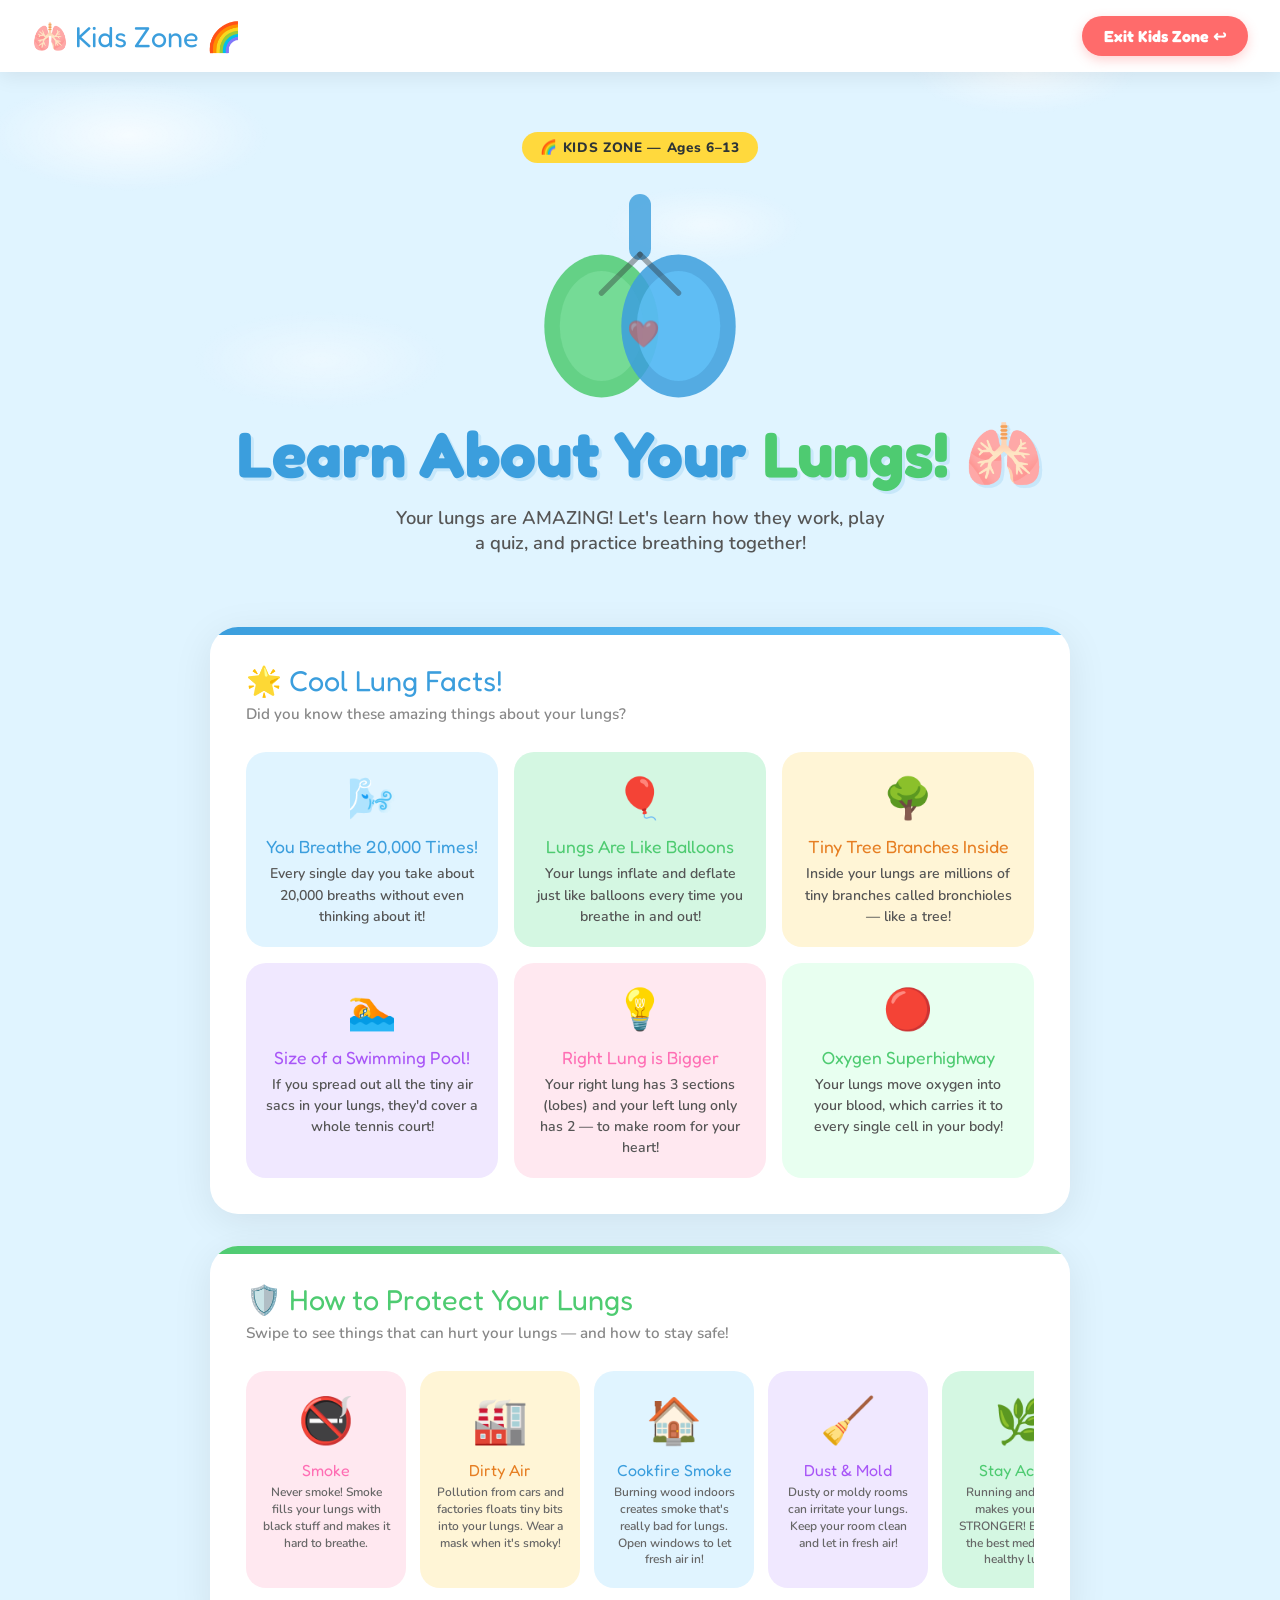
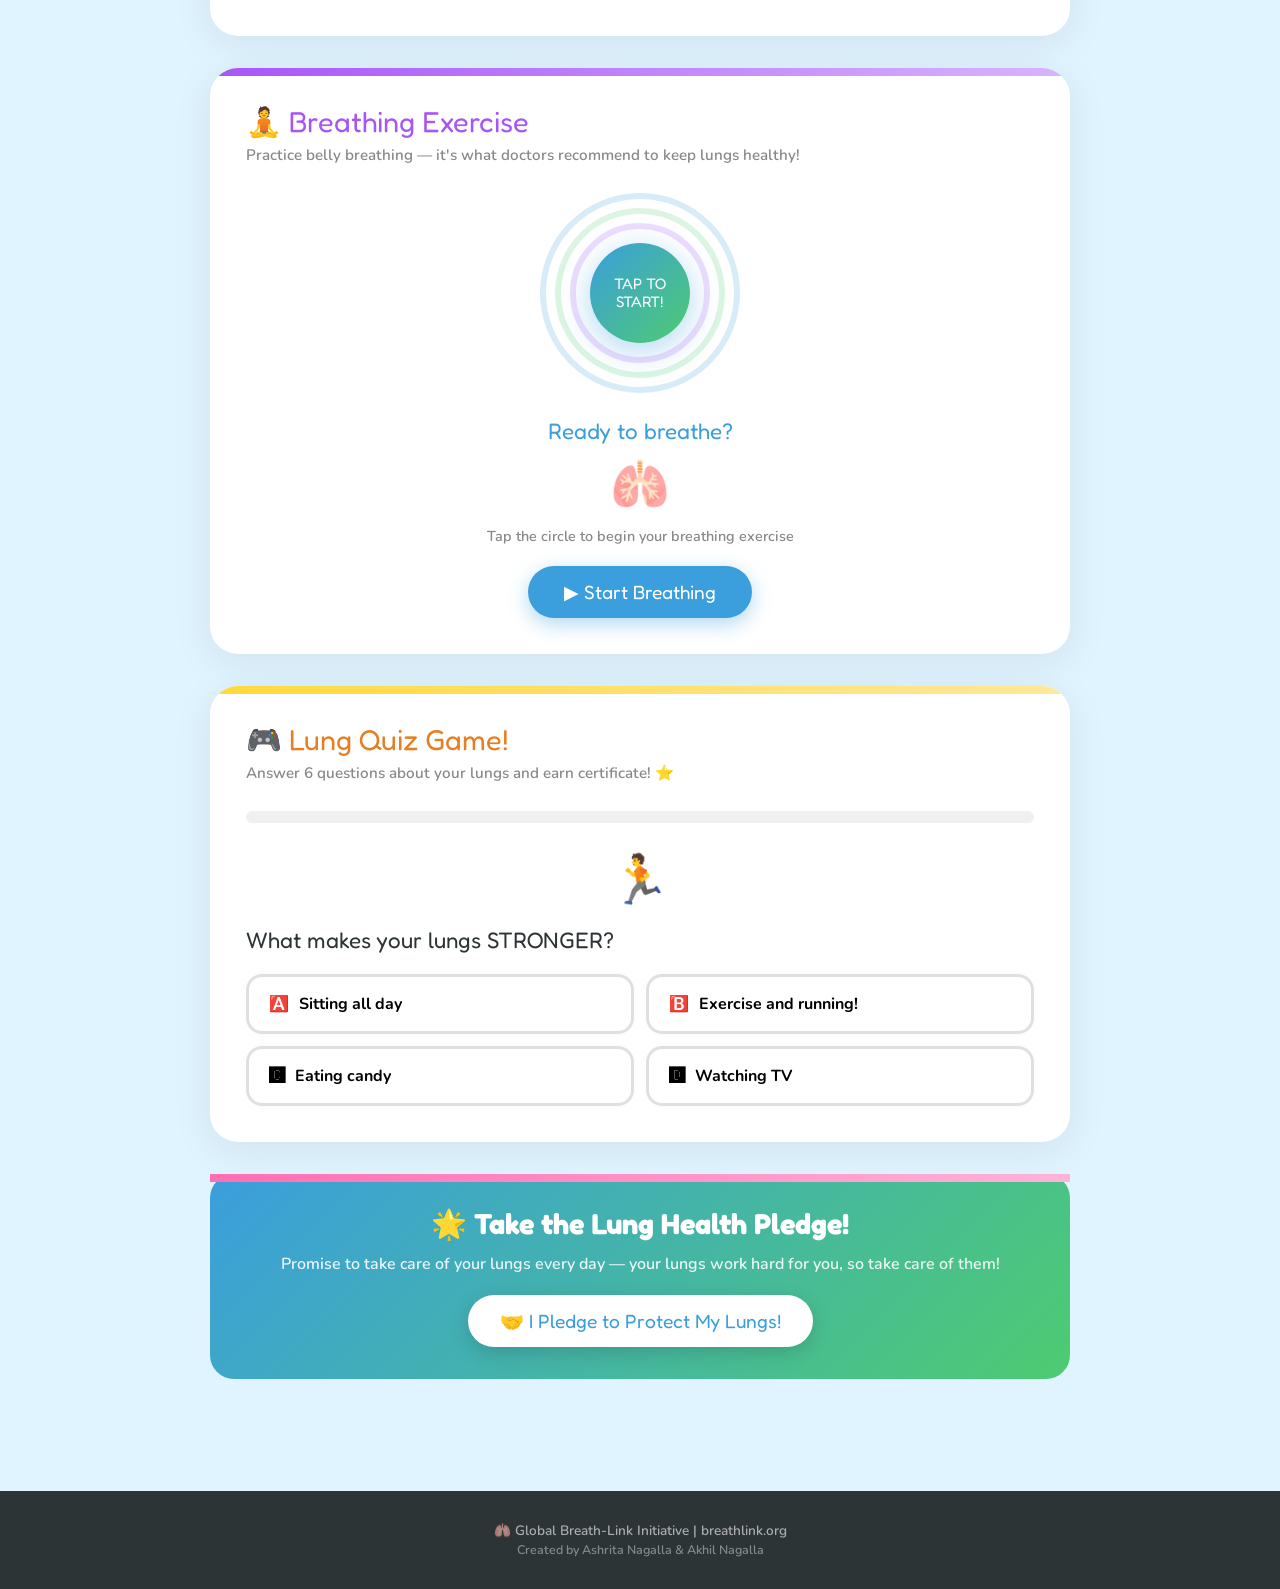
<file: kids.html>
<!DOCTYPE html>
<meta http-equiv="Cache-Control" content="no-cache, no-store, must-revalidate">
<meta http-equiv="Pragma" content="no-cache">
<meta http-equiv="Expires" content="0">
<html lang="en">
<head>
<!-- Google tag (gtag.js) -->
<script async src="https://www.googletagmanager.com/gtag/js?id=G-P5VRRW606X"></script>
<script>
  window.dataLayer = window.dataLayer || [];
  function gtag(){dataLayer.push(arguments);}
  gtag('js', new Date());

  gtag('config', 'G-P5VRRW606X');
</script>

<meta charset="UTF-8">
<meta name="viewport" content="width=device-width, initial-scale=1.0">
<title>BreathLink Kids — Learn About Your Lungs!</title>
<link href="https://fonts.googleapis.com/css2?family=Nunito:wght@400;600;700;800;900&family=Fredoka+One&display=swap" rel="stylesheet">
<style>
:root {
  --sky: #e0f4ff;
  --blue: #3b9edd;
  --green: #4ecb71;
  --yellow: #ffd93d;
  --orange: #ff9a3c;
  --red: #ff6b6b;
  --purple: #a855f7;
  --pink: #ff6eb4;
  --white: #ffffff;
  --dark: #2d3436;
}

* { box-sizing: border-box; margin: 0; padding: 0; }

body {
  font-family: 'Nunito', sans-serif;
  background: var(--sky);
  color: var(--dark);
  overflow-x: hidden;
}

/* ── FLOATING CLOUDS BACKGROUND ── */
body::before {
  content: '';
  position: fixed;
  inset: 0;
  background:
    radial-gradient(ellipse 200px 80px at 10% 15%, rgba(255,255,255,0.7) 0%, transparent 70%),
    radial-gradient(ellipse 160px 60px at 80% 8%, rgba(255,255,255,0.6) 0%, transparent 70%),
    radial-gradient(ellipse 140px 55px at 55% 25%, rgba(255,255,255,0.5) 0%, transparent 70%),
    radial-gradient(ellipse 180px 70px at 25% 40%, rgba(255,255,255,0.4) 0%, transparent 70%);
  pointer-events: none;
  z-index: 0;
}

/* ── SPLIT TOP NAVIGATION HEADER ── */
.nav {
  background: white;
  padding: 16px 32px;
  display: flex;
  align-items: center;
  justify-content: space-between;
  box-shadow: 0 4px 20px rgba(0,0,0,0.08);
  position: relative;
  z-index: 10;
}

.nav-logo {
  font-family: 'Fredoka One', cursive;
  font-size: 1.8rem;
  color: var(--blue);
  display: flex;
  align-items: center;
  gap: 8px;
}

.exit-kids-btn {
  font-family: 'Fredoka One', cursive;
  text-decoration: none;
  padding: 10px 22px;
  border-radius: 30px;
  font-size: 1rem;
  font-weight: 700;
  color: var(--white);
  background: var(--red);
  box-shadow: 0 4px 12px rgba(255,107,107,0.3);
  transition: all 0.2s ease;
}

.exit-kids-btn:hover {
  transform: translateY(-2px);
  box-shadow: 0 6px 16px rgba(255,107,107,0.45);
  background: #ff5252;
}

/* ── HERO ── */
.hero {
  position: relative;
  z-index: 1;
  text-align: center;
  padding: 60px 24px 40px;
}

.hero-badge {
  display: inline-block;
  background: var(--yellow);
  color: var(--dark);
  font-weight: 800;
  font-size: 0.85rem;
  padding: 6px 18px;
  border-radius: 20px;
  margin-bottom: 20px;
  letter-spacing: 0.05em;
  animation: bounce 2s infinite;
}

@keyframes bounce {
  0%, 100% { transform: translateY(0); }
  50% { transform: translateY(-6px); }
}

.hero h1 {
  font-family: 'Fredoka One', cursive;
  font-size: clamp(2.4rem, 6vw, 4rem);
  color: var(--blue);
  line-height: 1.1;
  margin-bottom: 16px;
  text-shadow: 3px 3px 0 rgba(59,158,221,0.15);
}

.hero h1 span { color: var(--green); }

.hero p {
  font-size: 1.15rem;
  color: #555;
  max-width: 500px;
  margin: 0 auto 32px;
  font-weight: 600;
}

/* ── BIG LUNG SVG ── */
.lung-hero {
  width: 220px;
  height: 220px;
  margin: 0 auto 16px;
  position: relative;
  animation: breathe 3s ease-in-out infinite;
}

@keyframes breathe {
  0%, 100% { transform: scale(1); }
  50% { transform: scale(1.08); }
}

/* ── SECTION WRAPPER ── */
.wrap {
  max-width: 900px;
  margin: 0 auto;
  padding: 0 20px 80px;
  position: relative;
  z-index: 1;
}

/* ── SECTION CARDS ── */
.section-card {
  background: white;
  border-radius: 28px;
  padding: 36px;
  margin-bottom: 32px;
  box-shadow: 0 8px 40px rgba(0,0,0,0.08);
  position: relative;
  overflow: hidden;
}

.section-card::before {
  content: '';
  position: absolute;
  top: 0; left: 0; right: 0;
  height: 8px;
}

.card-blue::before   { background: linear-gradient(90deg, var(--blue), #67c8ff); }
.card-green::before  { background: linear-gradient(90deg, var(--green), #a8e6c0); }
.card-yellow::before { background: linear-gradient(90deg, var(--yellow), #ffe89a); }
.card-purple::before { background: linear-gradient(90deg, var(--purple), #d8b4fe); }
.card-pink::before   { background: linear-gradient(90deg, var(--pink), #ffb3d9); }

.section-title {
  font-family: 'Fredoka One', cursive;
  font-size: 1.8rem;
  margin-bottom: 6px;
  display: flex;
  align-items: center;
  gap: 12px;
}

.section-sub {
  color: #888;
  font-size: 0.95rem;
  margin-bottom: 28px;
  font-weight: 600;
}

/* ── LUNG FACTS ── */
.facts-grid {
  display: grid;
  grid-template-columns: repeat(auto-fit, minmax(220px, 1fr));
  gap: 16px;
}

.fact-card {
  border-radius: 20px;
  padding: 20px;
  text-align: center;
  transition: transform 0.2s;
  cursor: default;
}

.fact-card:hover { transform: translateY(-4px) rotate(1deg); }

.fact-emoji { font-size: 2.5rem; margin-bottom: 10px; display: block; }
.fact-title { font-family: 'Fredoka One', cursive; font-size: 1.1rem; margin-bottom: 6px; }
.fact-text { font-size: 0.88rem; line-height: 1.5; font-weight: 600; color: #555; }

/* ── BREATHING EXERCISE ── */
.breath-center { text-align: center; }

.breath-circle-wrap {
  width: 200px;
  height: 200px;
  margin: 0 auto 24px;
  position: relative;
  display: flex;
  align-items: center;
  justify-content: center;
}

.breath-ring {
  position: absolute;
  inset: 0;
  border-radius: 50%;
  border: 6px solid var(--blue);
  opacity: 0.2;
  animation: ring-pulse 4s ease-in-out infinite;
}

.breath-ring:nth-child(2) { inset: 15px; animation-delay: 0.5s; border-color: var(--green); }
.breath-ring:nth-child(3) { inset: 30px; animation-delay: 1s; border-color: var(--purple); }

@keyframes ring-pulse {
  0%, 100% { transform: scale(1); opacity: 0.2; }
  50% { transform: scale(1.1); opacity: 0.5; }
}

.breath-ball {
  width: 100px;
  height: 100px;
  border-radius: 50%;
  background: linear-gradient(135deg, var(--blue), var(--green));
  display: flex;
  align-items: center;
  justify-content: center;
  font-family: 'Fredoka One', cursive;
  font-size: 0.95rem;
  color: white;
  text-align: center;
  z-index: 1;
  transition: all 0.5s ease;
  box-shadow: 0 8px 32px rgba(59,158,221,0.4);
  cursor: pointer;
  line-height: 1.2;
  padding: 10px;
}

.breath-ball.inhale {
  transform: scale(1.4);
  background: linear-gradient(135deg, var(--green), #67c8ff);
  box-shadow: 0 12px 48px rgba(78,203,113,0.5);
}

.breath-ball.hold {
  transform: scale(1.4);
  background: linear-gradient(135deg, var(--yellow), var(--orange));
  box-shadow: 0 12px 48px rgba(255,217,61,0.5);
}

.breath-ball.exhale {
  transform: scale(1);
  background: linear-gradient(135deg, var(--purple), var(--pink));
  box-shadow: 0 8px 32px rgba(168,85,247,0.4);
}

.breath-instruction {
  font-family: 'Fredoka One', cursive;
  font-size: 1.4rem;
  color: var(--blue);
  margin-bottom: 8px;
}

.breath-count {
  font-size: 3rem;
  font-weight: 900;
  color: var(--dark);
  margin: 8px 0;
  min-height: 60px;
}

.breath-tip {
  font-size: 0.9rem;
  color: #888;
  font-weight: 600;
  margin-bottom: 20px;
}

.btn-breath {
  background: var(--blue);
  color: white;
  border: none;
  padding: 14px 36px;
  border-radius: 50px;
  font-family: 'Fredoka One', cursive;
  font-size: 1.2rem;
  cursor: pointer;
  transition: all 0.2s;
  box-shadow: 0 6px 20px rgba(59,158,221,0.4);
}

.btn-breath:hover { transform: translateY(-2px); box-shadow: 0 10px 30px rgba(59,158,221,0.5); }
.btn-breath.stop { background: var(--red); box-shadow: 0 6px 20px rgba(255,107,107,0.4); }

.breath-score {
  margin-top: 20px;
  font-family: 'Fredoka One', cursive;
  font-size: 1.1rem;
  color: var(--green);
  display: none;
}

/* ── QUIZ ── */
.quiz-progress {
  background: #f0f0f0;
  border-radius: 10px;
  height: 12px;
  margin-bottom: 24px;
  overflow: hidden;
}

.quiz-progress-fill {
  height: 100%;
  background: linear-gradient(90deg, var(--blue), var(--green));
  border-radius: 10px;
  transition: width 0.4s ease;
}

.quiz-question {
  font-family: 'Fredoka One', cursive;
  font-size: 1.4rem;
  color: var(--dark);
  margin-bottom: 8px;
  line-height: 1.3;
}

.quiz-emoji { font-size: 3rem; display: block; margin-bottom: 12px; text-align: center; }

.quiz-options {
  display: grid;
  grid-template-columns: 1fr 1fr;
  gap: 12px;
  margin-top: 20px;
}

@media(max-width:500px){ .quiz-options { grid-template-columns: 1fr; } }

.quiz-opt {
  padding: 16px 20px;
  border-radius: 16px;
  border: 3px solid #e0e0e0;
  background: white;
  font-family: 'Nunito', sans-serif;
  font-size: 1rem;
  font-weight: 700;
  cursor: pointer;
  transition: all 0.2s;
  text-align: left;
  display: flex;
  align-items: center;
  gap: 10px;
}

.quiz-opt:hover { border-color: var(--blue); background: #e0f4ff; transform: scale(1.02); }
.quiz-opt.correct { border-color: var(--green); background: #d4f7e2; color: #1a6b3a; }
.quiz-opt.wrong { border-color: var(--red); background: #ffe0e0; color: #8b0000; }
.quiz-opt:disabled { cursor: not-allowed; transform: none; }

.quiz-feedback {
  margin-top: 16px;
  padding: 14px 18px;
  border-radius: 14px;
  font-weight: 700;
  font-size: 1rem;
  display: none;
  align-items: center;
  gap: 10px;
}

.quiz-feedback.show { display: flex; }
.quiz-feedback.good { background: #d4f7e2; color: #1a6b3a; }
.quiz-feedback.bad  { background: #ffe0e0; color: #8b0000; }

.quiz-next {
  display: none;
  margin-top: 16px;
  background: var(--green);
  color: white;
  border: none;
  padding: 12px 28px;
  border-radius: 50px;
  font-family: 'Fredoka One', cursive;
  font-size: 1.1rem;
  cursor: pointer;
  transition: all 0.2s;
  box-shadow: 0 6px 20px rgba(78,203,113,0.4);
}
.quiz-next:hover { transform: translateY(-2px); }

.quiz-result {
  text-align: center;
  display: none;
}

.quiz-result-emoji { font-size: 5rem; margin-bottom: 16px; display: block; margin-bottom: 16px; display: block; animation: spin 1s ease; }
@keyframes spin { from { transform: rotate(-20deg) scale(0); } to { transform: rotate(0) scale(1); } }

.quiz-result h3 {
  font-family: 'Fredoka One', cursive;
  font-size: 2rem;
  margin-bottom: 8px;
  color: var(--blue);
}

.quiz-score-display {
  font-size: 4rem;
  font-weight: 900;
  color: var(--green);
  font-family: 'Fredoka One', cursive;
  margin: 12px 0;
}

/* ── CERTIFICATE WIDGET STYLES ── */
.kids-cert-zone {
  margin: 20px auto;
  background: #fdfaf0;
  border: 3px dashed var(--orange);
  border-radius: 18px;
  padding: 24px;
  max-width: 440px;
  display: none;
}
.kids-cert-zone h4 { font-family: 'Fredoka One', cursive; color: var(--orange); margin-bottom: 8px; font-size: 1.2rem;}
.kids-cert-zone input {
  width: 80%;
  padding: 10px 14px;
  border-radius: 20px;
  border: 2px solid #ccc;
  font-family: inherit;
  font-size: 1rem;
  outline: none;
  text-align: center;
  font-weight: bold;
}
.kids-cert-zone input:focus { border-color: var(--orange); }
.btn-cert {
  background: var(--orange);
  color: white;
  border: none;
  padding: 12px 28px;
  border-radius: 50px;
  font-family: 'Fredoka One', cursive;
  font-size: 1.1rem;
  cursor: pointer;
  margin-top: 14px;
  box-shadow: 0 4px 12px rgba(255,154,60,0.3);
  transition: all 0.2s;
}
.btn-cert:hover { transform: scale(1.03); }

.quiz-restart {
  background: var(--yellow);
  color: var(--dark);
  border: none;
  padding: 12px 28px;
  border-radius: 50px;
  font-family: 'Fredoka One', cursive;
  font-size: 1.1rem;
  cursor: pointer;
  margin-top: 16px;
  box-shadow: 0 6px 20px rgba(255,217,61,0.4);
  transition: all 0.2s;
}
.quiz-restart:hover { transform: translateY(-2px); }

/* ── RISK FACTORS (colorful cards) ── */
.risk-scroll {
  display: flex;
  gap: 14px;
  overflow-x: auto;
  padding-bottom: 12px;
  scrollbar-width: thin;
  scrollbar-color: var(--blue) #e0f4ff;
}

.risk-item {
  flex-shrink: 0;
  width: 160px;
  border-radius: 20px;
  padding: 20px 16px;
  text-align: center;
  cursor: pointer;
  transition: transform 0.2s;
}

.risk-item:hover { transform: translateY(-6px) rotate(-2deg); }
.risk-icon { font-size: 2.8rem; display: block; margin-bottom: 8px; }
.risk-name { font-family: 'Fredoka One', cursive; font-size: 1rem; margin-bottom: 4px; }
.risk-desc { font-size: 0.75rem; color: #666; font-weight: 600; line-height: 1.4; }

/* ── PLEDGE SECTION ── */
.pledge-box {
  background: linear-gradient(135deg, var(--blue), var(--green));
  border-radius: 24px;
  padding: 32px;
  text-align: center;
  color: white;
  margin-top: 8px;
}

.pledge-box h3 {
  font-family: 'Fredoka One', cursive;
  font-size: 1.8rem;
  margin-bottom: 12px;
}

.pledge-box p { font-size: 1rem; font-weight: 600; opacity: 0.9; margin-bottom: 20px; }

.pledge-btn {
  background: white;
  color: var(--blue);
  border: none;
  padding: 14px 32px;
  border-radius: 50px;
  font-family: 'Fredoka One', cursive;
  font-size: 1.2rem;
  cursor: pointer;
  transition: all 0.2s;
  box-shadow: 0 6px 20px rgba(0,0,0,0.15);
}
.pledge-btn:hover { transform: scale(1.05); }
.pledge-confirmed { display: none; font-family: 'Fredoka One', cursive; font-size: 1.4rem; margin-top: 16px; }

/* ── STARS ANIMATION ── */
.star {
  position: fixed;
  pointer-events: none;
  font-size: 1.5rem;
  animation: starFloat 1.5s ease forwards;
  z-index: 999;
}
@keyframes starFloat {
  0%   { opacity: 1; transform: translateY(0) scale(1); }
  100% { opacity: 0; transform: translateY(-120px) scale(0.5); }
}

/* ── INTERACTIVE PHONE ADAPTATION ── */
@media (max-width: 480px) {
  .nav {
    flex-direction: column;
    padding: 16px;
    gap: 12px;
  }
  .exit-kids-btn {
    width: 100%;
    text-align: center;
  }
}
</style>
</head>
<body>

<div class="nav">
  <div class="nav-logo">🫁 Kids Zone 🌈</div>
  <a href="index.html" class="exit-kids-btn">Exit Kids Zone ↩</a>
</div>

<div class="hero">
  <div class="hero-badge">🌈 KIDS ZONE — Ages 6–13</div>

  <div class="lung-hero">
    <svg viewBox="0 0 200 200" xmlns="http://www.w3.org/2000/svg">
      <rect x="90" y="10" width="20" height="60" rx="10" fill="#3b9edd" opacity="0.8"/>
      <ellipse cx="65" cy="130" rx="52" ry="65" fill="#4ecb71" opacity="0.85"/>
      <ellipse cx="65" cy="130" rx="38" ry="50" fill="#81e0a0" opacity="0.6"/>
      <ellipse cx="135" cy="130" rx="52" ry="65" fill="#3b9edd" opacity="0.85"/>
      <ellipse cx="135" cy="130" rx="38" ry="50" fill="#67c8ff" opacity="0.6"/>
      <path d="M100 65 Q80 85 65 100" stroke="#2d3436" stroke-width="5" fill="none" stroke-linecap="round" opacity="0.4"/>
      <path d="M100 65 Q120 85 135 100" stroke="#2d3436" stroke-width="5" fill="none" stroke-linecap="round" opacity="0.4"/>
      <text x="88" y="145" font-size="24" opacity="0.5">❤️</text>
    </svg>
  </div>

  <h1>Learn About Your <span>Lungs!</span> 🫁</h1>
  <p>Your lungs are AMAZING! Let's learn how they work, play a quiz, and practice breathing together!</p>
</div>

<div class="wrap">

  <div class="section-card card-blue">
    <div class="section-title" style="color:#3b9edd;">🌟 Cool Lung Facts!</div>
    <div class="section-sub">Did you know these amazing things about your lungs?</div>

    <div class="facts-grid">
      <div class="fact-card" style="background:#e0f4ff;">
        <span class="fact-emoji">🌬️</span>
        <div class="fact-title" style="color:#3b9edd;">You Breathe 20,000 Times!</div>
        <div class="fact-text">Every single day you take about 20,000 breaths without even thinking about it!</div>
      </div>
      <div class="fact-card" style="background:#d4f7e2;">
        <span class="fact-emoji">🎈</span>
        <div class="fact-title" style="color:#4ecb71;">Lungs Are Like Balloons</div>
        <div class="fact-text">Your lungs inflate and deflate just like balloons every time you breathe in and out!</div>
      </div>
      <div class="fact-card" style="background:#fff5d6;">
        <span class="fact-emoji">🌳</span>
        <div class="fact-title" style="color:#e67e22;">Tiny Tree Branches Inside</div>
        <div class="fact-text">Inside your lungs are millions of tiny branches called bronchioles — like a tree!</div>
      </div>
      <div class="fact-card" style="background:#f0e8ff;">
        <span class="fact-emoji">🏊</span>
        <div class="fact-title" style="color:#a855f7;">Size of a Swimming Pool!</div>
        <div class="fact-text">If you spread out all the tiny air sacs in your lungs, they'd cover a whole tennis court!</div>
      </div>
      <div class="fact-card" style="background:#ffe8f0;">
        <span class="fact-emoji">💡</span>
        <div class="fact-title" style="color:#ff6eb4;">Right Lung is Bigger</div>
        <div class="fact-text">Your right lung has 3 sections (lobes) and your left lung only has 2 — to make room for your heart!</div>
      </div>
      <div class="fact-card" style="background:#e8fff0;">
        <span class="fact-emoji">🔴</span>
        <div class="fact-title" style="color:#4ecb71;">Oxygen Superhighway</div>
        <div class="fact-text">Your lungs move oxygen into your blood, which carries it to every single cell in your body!</div>
      </div>
    </div>
  </div>

  <div class="section-card card-green">
    <div class="section-title" style="color:#4ecb71;">🛡️ How to Protect Your Lungs</div>
    <div class="section-sub">Swipe to see things that can hurt your lungs — and how to stay safe!</div>

    <div class="risk-scroll">
      <div class="risk-item" style="background:#ffe8f0;">
        <span class="risk-icon">🚭</span>
        <div class="risk-name" style="color:#ff6eb4;">Smoke</div>
        <div class="risk-desc">Never smoke! Smoke fills your lungs with black stuff and makes it hard to breathe.</div>
      </div>
      <div class="risk-item" style="background:#fff5d6;">
        <span class="risk-icon">🏭</span>
        <div class="risk-name" style="color:#e67e22;">Dirty Air</div>
        <div class="risk-desc">Pollution from cars and factories floats tiny bits into your lungs. Wear a mask when it's smoky!</div>
      </div>
      <div class="risk-item" style="background:#e0f4ff;">
        <span class="risk-icon">🏠</span>
        <div class="risk-name" style="color:#3b9edd;">Cookfire Smoke</div>
        <div class="risk-desc">Burning wood indoors creates smoke that's really bad for lungs. Open windows to let fresh air in!</div>
      </div>
      <div class="risk-item" style="background:#f0e8ff;">
        <span class="risk-icon">🧹</span>
        <div class="risk-name" style="color:#a855f7;">Dust & Mold</div>
        <div class="risk-desc">Dusty or moldy rooms can irritate your lungs. Keep your room clean and let in fresh air!</div>
      </div>
      <div class="risk-item" style="background:#d4f7e2;">
        <span class="risk-icon">🌿</span>
        <div class="risk-name" style="color:#4ecb71;">Stay Active!</div>
        <div class="risk-desc">Running and playing makes your lungs STRONGER! Exercise is the best medicine for healthy lungs.</div>
      </div>
      <div class="risk-item" style="background:#ffe8e8;">
        <span class="risk-icon">🥗</span>
        <div class="risk-name" style="color:#ff6b6b;">Eat Healthy</div>
        <div class="risk-desc">Fruits and veggies have vitamins that protect your lungs like a shield! Eat the rainbow!</div>
      </div>
      <div class="risk-item" style="background:#fff0d6;">
        <span class="risk-icon">😴</span>
        <div class="risk-name" style="color:#ff9a3c;">Sleep Well</div>
        <div class="risk-desc">Your lungs heal and recover while you sleep. Get 8-10 hours every night!</div>
      </div>
    </div>
  </div>

  <div class="section-card card-purple">
    <div class="section-title" style="color:#a855f7;">🧘 Breathing Exercise</div>
    <div class="section-sub">Practice belly breathing — it's what doctors recommend to keep lungs healthy!</div>

    <div class="breath-center">
      <div class="breath-circle-wrap">
        <div class="breath-ring"></div>
        <div class="breath-ring"></div>
        <div class="breath-ring"></div>
        <div class="breath-ball" id="breathBall" onclick="startBreath()">
          TAP TO<br>START!
        </div>
      </div>

      <div class="breath-instruction" id="breathInstruction">Ready to breathe?</div>
      <div class="breath-count" id="breathCount">🫁</div>
      <div class="breath-tip" id="breathTip">Tap the circle to begin your breathing exercise</div>

      <button class="btn-breath" id="breathBtn" onclick="startBreath()">▶ Start Breathing</button>
      <div class="breath-score" id="breathScore">🌟 Amazing! You completed <span id="breathRounds">0</span> breathing rounds!</div>
    </div>
  </div>

  <div class="section-card card-yellow">
    <div class="section-title" style="color:#e67e22;">🎮 Lung Quiz Game!</div>
    <div class="section-sub">Answer 6 questions about your lungs and earn certificate! ⭐</div>

    <div class="quiz-progress">
      <div class="quiz-progress-fill" id="quizProgress" style="width:0%"></div>
    </div>

    <div id="quizMain">
      <div class="quiz-emoji" id="quizEmoji">🫁</div>
      <div class="quiz-question" id="quizQuestion">Loading question...</div>
      <div class="quiz-options" id="quizOptions"></div>
      <div class="quiz-feedback" id="quizFeedback"></div>
      <button class="quiz-next" id="quizNext" onclick="nextQuestion()">Next Question →</button>
    </div>

    <div class="quiz-result" id="quizResult">
      <span class="quiz-result-emoji" id="resultEmoji">🏆</span>
      <h3 id="resultTitle">Amazing job!</h3>
      <div class="quiz-score-display" id="resultScore">0/6</div>
      <p id="resultMsg" style="color:#555;font-weight:700;font-size:1rem;"></p>
      
      <div class="kids-cert-zone" id="kidsCertZone">
         <h4>🎓 Print Your Official Badge!</h4>
         <p style="font-size:0.85rem; color:#666; margin-bottom:12px; font-weight:bold;">Type your name to get your certificate badge:</p>
         <input type="text" id="kidsNameInput" placeholder="Your Name Here..." maxlength="25">
         <br>
         <button class="btn-cert" onclick="generateKidsCertificate()">📥 Download Certificate</button>
      </div>

      <button class="quiz-restart" onclick="restartQuiz()">🔄 Play Again!</button>
    </div>
  </div>

  <div class="section-card card-pink" style="padding:0; overflow:visible; box-shadow:none; background:transparent;">
    <div class="pledge-box">
      <h3>🌟 Take the Lung Health Pledge!</h3>
      <p>Promise to take care of your lungs every day — your lungs work hard for you, so take care of them!</p>
      <button class="pledge-btn" id="pledgeBtn" onclick="takePledge()">🤝 I Pledge to Protect My Lungs!</button>
      <div class="pledge-confirmed" id="pledgeConfirmed">
        🎉 YOU'RE A LUNG HEALTH HERO! 🎉<br>
        <span style="font-size:1rem;opacity:0.9;font-family:'Nunito',sans-serif;font-weight:700;">Share breathlink.org with a friend!</span>
      </div>
    </div>
  </div>

</div><canvas id="kidsCertCanvas" width="1600" height="1200" style="display:none;"></canvas>

<footer style="background:#2d3436; color:rgba(255,255,255,0.6); text-align:center; padding:30px; font-size:0.85rem; font-weight:600;">
  🫁 Global Breath-Link Initiative | breathlink.org<br>
  <span style="font-size:0.78rem; opacity:0.7;">Created by Ashrita Nagalla & Akhil Nagalla</span>
</footer>

<script>
// ══════════════════════════
// BREATHING EXERCISE
// ══════════════════════════
let breathRunning = false;
let breathTimer = null;
let breathRounds = 0;
let breathPhase = 'idle';

const phases = [
  { name: 'BREATHE IN!',     duration: 4, class: 'inhale', tip: 'Breathe in slowly through your nose... fill your belly!', emoji: '🌬️' },
  { name: 'HOLD IT!',      duration: 4, class: 'hold',   tip: 'Hold your breath gently... you can do it!',              emoji: '⏸️' },
  { name: 'BREATHE OUT!', duration: 6, class: 'exhale', tip: 'Breathe out slowly through your mouth... let it all go!', emoji: '😮‍💨' },
];

function startBreath() {
  if (breathRunning) {
    stopBreath();
    return;
  }
  breathRunning = true;
  breathRounds = 0;
  document.getElementById('breathBtn').textContent = '⏹ Stop';
  document.getElementById('breathBtn').classList.add('stop');
  document.getElementById('breathScore').style.display = 'none';
  runBreathPhase(0);
}

function stopBreath() {
  breathRunning = false;
  clearTimeout(breathTimer);
  const ball = document.getElementById('breathBall');
  ball.className = 'breath-ball';
  ball.innerHTML = 'TAP TO<br>START!';
  document.getElementById('breathInstruction').textContent = 'Great job!';
  document.getElementById('breathCount').textContent = '🫁';
  document.getElementById('breathTip').textContent = 'Tap the circle to begin your breathing exercise';
  document.getElementById('breathBtn').textContent = '▶ Start Breathing';
  document.getElementById('breathBtn').classList.remove('stop');
  if (breathRounds > 0) {
    document.getElementById('breathScore').style.display = 'block';
    document.getElementById('breathRounds').textContent = breathRounds;
  }
}

function runBreathPhase(phaseIdx) {
  if (!breathRunning) return;
  const phase = phases[phaseIdx];
  const ball = document.getElementById('breathBall');

  ball.className = 'breath-ball ' + phase.class;
  ball.innerHTML = phase.emoji + '<br>' + phase.name;
  document.getElementById('breathInstruction').textContent = phase.name;
  document.getElementById('breathTip').textContent = phase.tip;

  let count = phase.duration;
  document.getElementById('breathCount').textContent = count;

  const tick = () => {
    if (!breathRunning) return;
    count--;
    document.getElementById('breathCount').textContent = count > 0 ? count : '✓';
    if (count > 0) {
      breathTimer = setTimeout(tick, 1000);
    } else {
      const next = (phaseIdx + 1) % phases.length;
      if (next === 0) { breathRounds++; spawnStars(3); }
      breathTimer = setTimeout(() => runBreathPhase(next), 600);
    }
  };
  breathTimer = setTimeout(tick, 1000);
}

// ══════════════════════════
// RANDOMIZED QUIZ ENGINE DATA
// ══════════════════════════
const MASTER_QUESTIONS = [
  { emoji:'🌬️', q:'How many times do you breathe every day?', opts:['About 100 times','About 2,000 times','About 20,000 times','About 1,000,000 times'], correct:2, fact:'Wow! You breathe about 20,000 times every single day without even thinking about it!' },
  { emoji:'🎈', q:'What do your lungs look like when you breathe in?', opts:['They get smaller','They stay the same','They fill with water','They get bigger like balloons!'], correct:3, fact:'Exactly! Your lungs inflate like balloons when you breathe in and deflate when you breathe out!' },
  { emoji:'🩸', q:'What does oxygen in your lungs do?', opts:['Makes you sleepy','Goes into your blood and travels everywhere','Stays in your lungs forever','Turns into food'], correct:1, fact:'Right! Oxygen goes from your lungs into your blood, which carries it to every cell in your body!' },
  { emoji:'🚭', q:'What is the WORST thing for your lungs?', opts:['Eating vegetables','Drinking water','Running and playing','Breathing in smoke'], correct:3, fact:'Correct! Smoke — from cigarettes or fires — is one of the worst things for your lungs. Always stay away from it!' },
  { emoji:'🏃', q:'What makes your lungs STRONGER?', opts:['Sitting all day','Exercise and running!','Eating candy','Watching TV'], correct:1, fact:'Yes! Exercise makes your lungs stronger! When you run and play, your lungs get a great workout!' },
  { emoji:'🫁', q:'Why is your left lung a little smaller than your right?', opts:['It gets less food','To make room for your heart!','It grows slower','It lost a section'], correct:1, fact:'Brilliant! Your left lung has 2 sections and your right has 3, because your heart lives on the left side of your chest!' },
];

let activeQuestions = [];
let currentQ = 0;
let quizScore = 0;
let answered = false;

function shuffleQuestions(array) {
  let ShuffledCopy = [...array];
  for (let i = ShuffledCopy.length - 1; i > 0; i--) {
    const j = Math.floor(Math.random() * (i + 1));
    [ShuffledCopy[i], ShuffledCopy[j]] = [ShuffledCopy[j], ShuffledCopy[i]];
  }
  return ShuffledCopy;
}

function initializeQuiz() {
  activeQuestions = shuffleQuestions(MASTER_QUESTIONS);
  currentQ = 0;
  quizScore = 0;
  answered = false;
}

function loadQuestion() {
  const q = activeQuestions[currentQ];
  document.getElementById('quizEmoji').textContent = q.emoji;
  document.getElementById('quizQuestion').textContent = q.q;
  document.getElementById('quizProgress').style.width = ((currentQ / activeQuestions.length) * 100) + '%';

  const opts = document.getElementById('quizOptions');
  opts.innerHTML = '';
  q.opts.forEach((opt, i) => {
    const btn = document.createElement('button');
    btn.className = 'quiz-opt';
    btn.innerHTML = `<span>${['🅰️','🅱️','🅲️','🅳️'][i]}</span> ${opt}`;
    btn.onclick = () => selectAnswer(i);
    opts.appendChild(btn);
  });

  document.getElementById('quizFeedback').className = 'quiz-feedback';
  document.getElementById('quizFeedback').style.display = 'none';
  document.getElementById('quizNext').style.display = 'none';
  answered = false;
}

function selectAnswer(idx) {
  if (answered) return;
  answered = true;
  const q = activeQuestions[currentQ];
  const opts = document.querySelectorAll('.quiz-opt');

  opts.forEach((btn, i) => {
    btn.disabled = true;
    if (i === q.correct) btn.classList.add('correct');
    else if (i === idx && idx !== q.correct) btn.classList.add('wrong');
  });

  const fb = document.getElementById('quizFeedback');
  fb.style.display = 'flex';

  if (idx === q.correct) {
    quizScore++;
    fb.className = 'quiz-feedback show good';
    fb.innerHTML = `<span>⭐</span><span>${q.fact}</span>`;
    spawnStars(5);
  } else {
    fb.className = 'quiz-feedback show bad';
    fb.innerHTML = `<span>💡</span><span>${q.fact}</span>`;
  }

  document.getElementById('quizNext').style.display = 'inline-block';
}

function nextQuestion() {
  currentQ++;
  if (currentQ >= activeQuestions.length) {
    showQuizResult();
  } else {
    loadQuestion();
  }
}

function showQuizResult() {
  document.getElementById('quizProgress').style.width = '100%';
  document.getElementById('quizMain').style.display = 'none';
  const result = document.getElementById('quizResult');
  result.style.display = 'block';

  const pct = quizScore / activeQuestions.length;
  let emoji, title, msg;
  if (pct === 1)         { emoji='🏆'; title='PERFECT SCORE!';     msg='You are a Lung Health GENIUS! Type your name below to download your Official Certificate badge!'; document.getElementById('kidsCertZone').style.display='block';}
  else if (pct >= 0.67) { emoji='🌟'; title='Amazing Job!';        msg='You really know your lungs! Try again to get a perfect score and unlock your certificate!'; document.getElementById('kidsCertZone').style.display='none';}
  else if (pct >= 0.5)  { emoji='👍'; title='Good Work!';          msg='Not bad! Read the fun facts again and try to beat your score!'; document.getElementById('kidsCertZone').style.display='none';}
  else                  { emoji='📚'; title='Keep Learning!';      msg='No worries! Read through the lung facts above and try again!'; document.getElementById('kidsCertZone').style.display='none';}

  document.getElementById('resultEmoji').textContent = emoji;
  document.getElementById('resultTitle').textContent = title;
  document.getElementById('resultScore').textContent = quizScore + '/' + activeQuestions.length;
  document.getElementById('resultMsg').textContent = msg;
  spawnStars(10);
}

function restartQuiz() {
  initializeQuiz();
  document.getElementById('quizMain').style.display = 'block';
  document.getElementById('quizResult').style.display = 'none';
  document.getElementById('kidsNameInput').value = '';
  loadQuestion();
}

// ══════════════════════════
// CANVAS CERTIFICATE GENERATOR (HD VERSION)
// ══════════════════════════
function generateKidsCertificate() {
  const kidName = document.getElementById('kidsNameInput').value.trim();
  if(!kidName) {
     alert("Please type your name first!");
     return;
  }

  const canvas = document.getElementById('kidsCertCanvas');
  const ctx = canvas.getContext('2d');

  ctx.scale(2, 2);

  ctx.fillStyle = "#e0f4ff";
  ctx.fillRect(0, 0, 800, 600);

  ctx.fillStyle = "#ffffff";
  ctx.beginPath();
  ctx.roundRect(30, 30, 740, 540, 24);
  ctx.fill();

  ctx.strokeStyle = "#3b9edd"; 
  ctx.lineWidth = 10;
  ctx.stroke();

  ctx.strokeStyle = "#4ecb71"; 
  ctx.lineWidth = 3;
  ctx.strokeRect(45, 45, 710, 510);

  ctx.textAlign = "center";
  ctx.fillStyle = "#3b9edd";
  ctx.font = "bold 34px 'Fredoka One', Arial, sans-serif";
  ctx.fillText("BREATHLINK.ORG LUNG HEALTH HERO", 400, 100);

  ctx.fillStyle = "#ff9a3c"; 
  ctx.font = "bold 20px 'Fredoka One', Arial, sans-serif";
  ctx.fillText("★ CERTIFICATE OF ACHIEVEMENT ★", 400, 150);

  ctx.fillStyle = "#555555";
  ctx.font = "18px 'Nunito', Arial, sans-serif";
  ctx.fillText("This award proudly certifies that the lung expert:", 400, 210);

  ctx.fillStyle = "#4ecb71"; 
  ctx.font = "bold 42px 'Fredoka One', Arial, sans-serif";
  ctx.fillText(kidName.toUpperCase(), 400, 270);

  ctx.strokeStyle = "#ffd93d";
  ctx.lineWidth = 4;
  ctx.beginPath();
  ctx.moveTo(200, 290);
  ctx.lineTo(600, 290);
  ctx.stroke();

  ctx.fillStyle = "#555555";
  ctx.font = "bold 16px 'Nunito', Arial, sans-serif";
  ctx.fillText("Has completed interactive respiratory activities, mastered belly breathing,", 400, 340);
  ctx.fillText("and passed the Kids Zone Examination with a perfect 6/6 score! ⭐", 400, 375);

  const logoImg = new Image();
  const qrImg = new Image();
  
  logoImg.src = 'BreathLinkLogoHD.png';
  qrImg.src = 'qrcode.jpg';
  
  let imagesLoaded = 0;
  
  const finalizeCertificate = () => {
      imagesLoaded++;
      if (imagesLoaded === 2) {
          ctx.drawImage(logoImg, 250, 405, 130, 130);
          ctx.drawImage(qrImg, 420, 405, 130, 130);
          
          const fileLink = document.createElement('a');
          fileLink.download = 'BreathLink_Kids_Hero_' + kidName.replace(/\s+/g, '_') + '.png';
          fileLink.href = canvas.toDataURL('image/png');
          fileLink.click();

          ctx.setTransform(1, 0, 0, 1, 0, 0); 
      }
  };

  logoImg.onload = finalizeCertificate;
  qrImg.onload = finalizeCertificate;
  
  logoImg.onerror = finalizeCertificate;
  qrImg.onerror = finalizeCertificate;
}

// ══════════════════════════
// PLEDGE
// ══════════════════════════
function takePledge() {
  document.getElementById('pledgeBtn').style.display = 'none';
  document.getElementById('pledgeConfirmed').style.display = 'block';
  spawnStars(20);
}

// ══════════════════════════
// STAR SPAWN
// ══════════════════════════
function spawnStars(count) {
  const emojis = ['⭐','🌟','✨','💚','💙','🎉','🎊'];
  for (let i = 0; i < count; i++) {
    setTimeout(() => {
      const star = document.createElement('div');
      star.className = 'star';
      star.textContent = emojis[Math.floor(Math.random() * emojis.length)];
      star.style.left = Math.random() * window.innerWidth + 'px';
      star.style.top = (Math.random() * window.innerHeight * 0.5 + window.innerHeight * 0.3) + 'px';
      document.body.appendChild(star);
      setTimeout(() => star.remove(), 1500);
    }, i * 80);
  }
}

initializeQuiz();
loadQuestion();
</script>
</body>
</html>
</file>
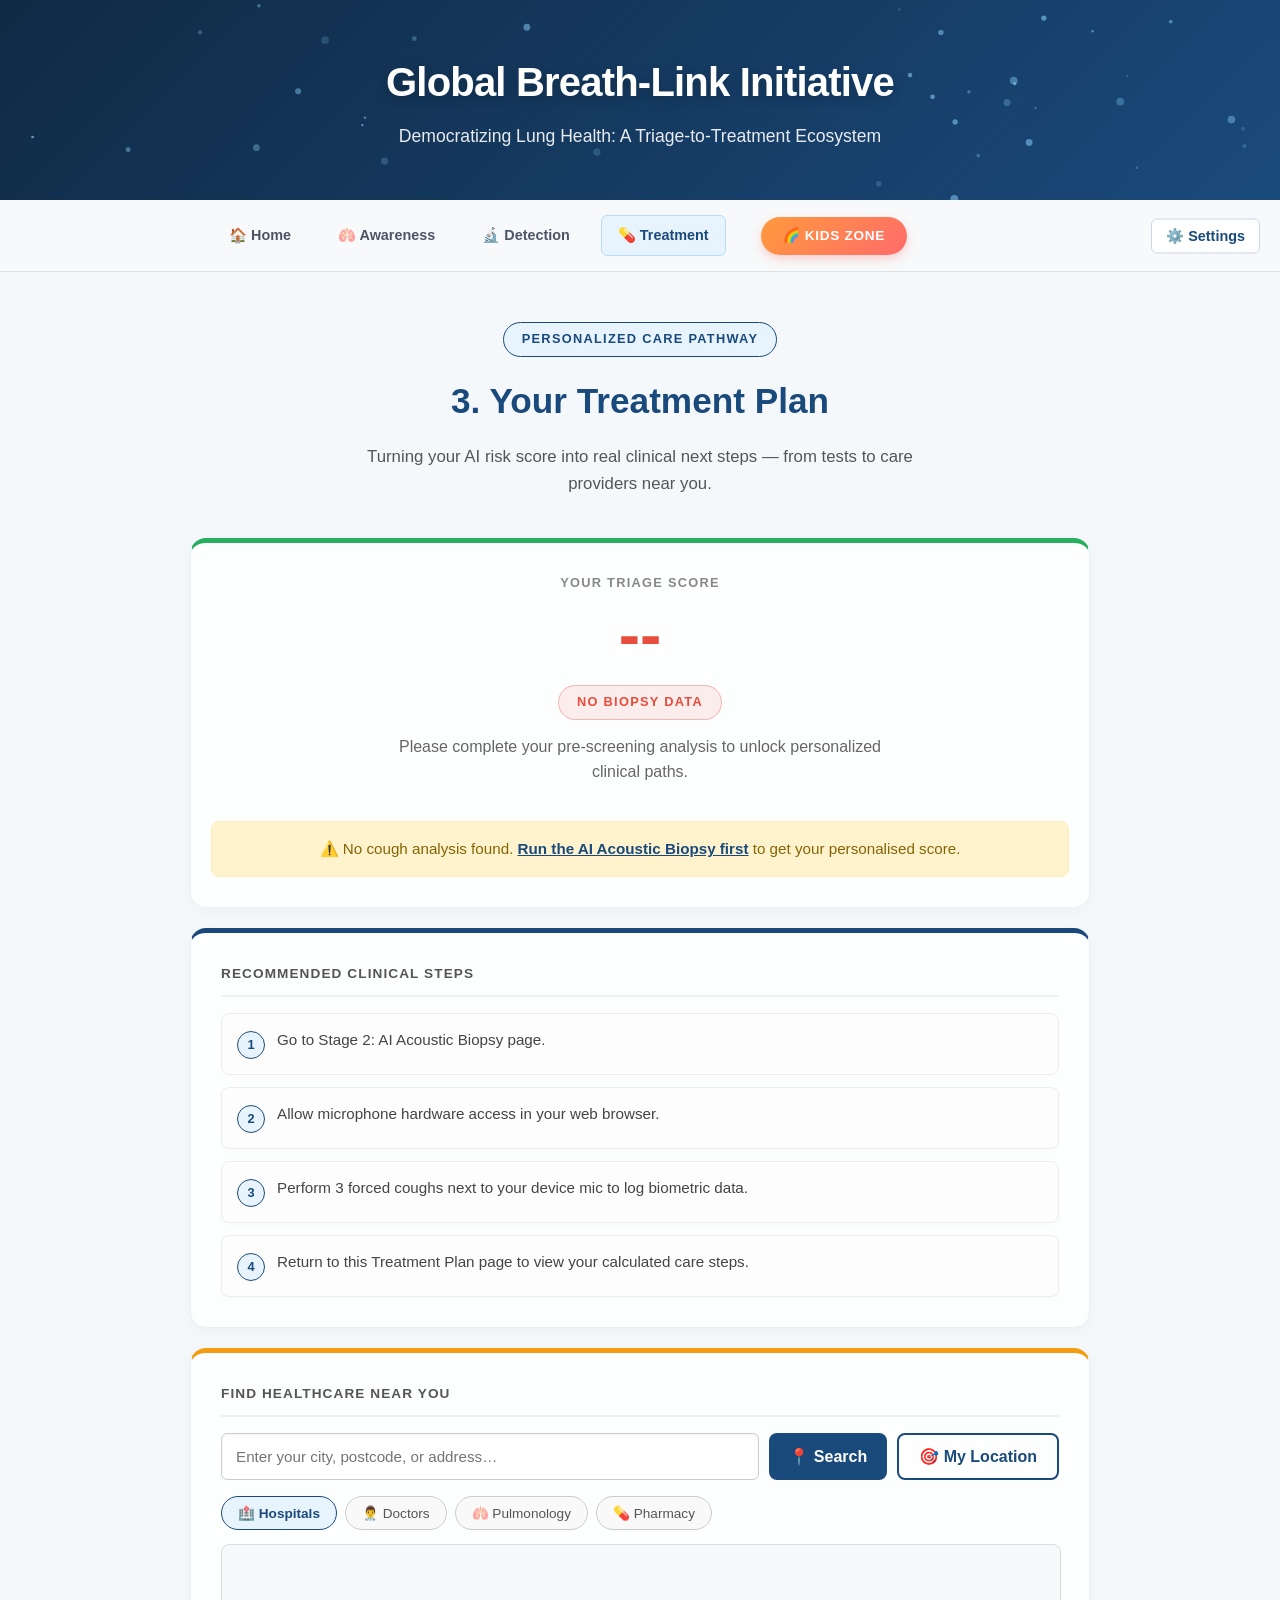
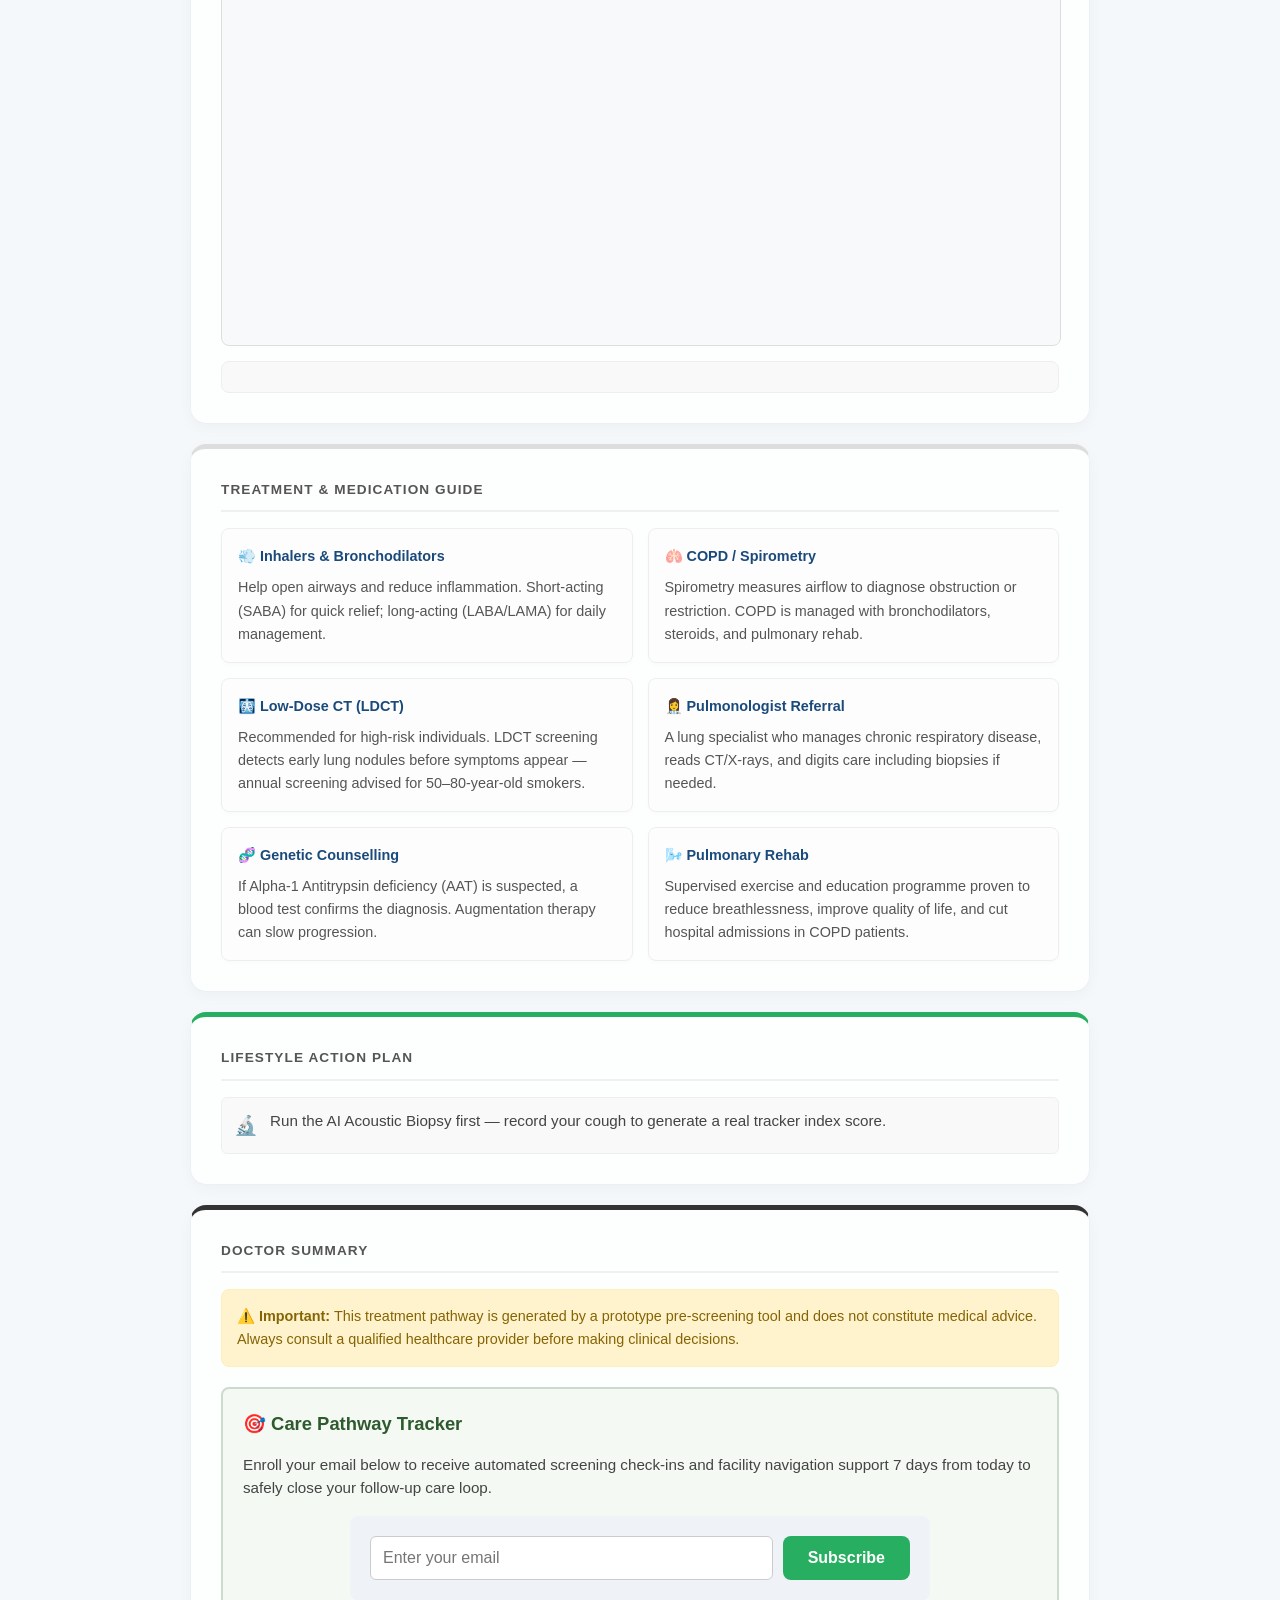
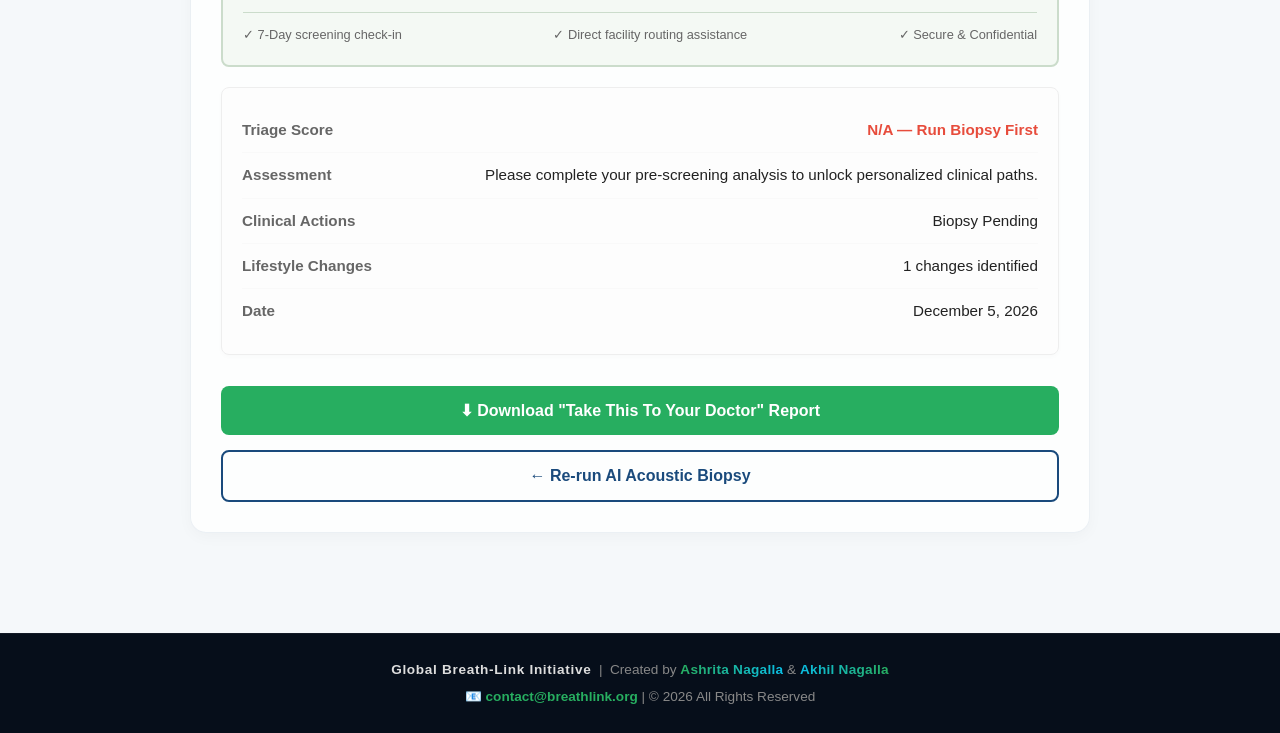
<file: treatment.html>
<!DOCTYPE html>
<meta http-equiv="Cache-Control" content="no-cache, no-store, must-revalidate">
<meta http-equiv="Pragma" content="no-cache">
<meta http-equiv="Expires" content="0">

<html lang="en">
<head>
<meta charset="UTF-8">
<meta name="viewport" content="width=device-width, initial-scale=1.0">
<title>Treatment Plan — Global Breath-Link</title>

<script async src="https://www.googletagmanager.com/gtag/js?id=G-P5VRRW606X"></script>
<script>
  window.dataLayer = window.dataLayer || [];
  function gtag(){dataLayer.push(arguments);}
  gtag('js', new Date());

  gtag('config', 'G-P5VRRW606X');
</script>

<link rel="stylesheet" href="style.css">
<style>
/* TREATMENT SPECIFIC STYLES - LIGHT THEME */
.treatment-wrap { max-width: 900px; margin: 0 auto; padding: 20px 0; }

/* CARD OVERRIDES */
.treat-title {
    font-size:0.85rem;
    color:#555;
    font-weight: bold;
    letter-spacing:0.08em;
    text-transform:uppercase;
    margin-top:0;
    margin-bottom:16px;
    display:flex;
    align-items:center;
    gap:8px;
    border-bottom: 2px solid #f0f0f0;
    padding-bottom: 10px;
}

/* RISK SCORE */
.risk-box { text-align:center; padding:30px 20px; margin-bottom: 20px;}
.risk-score { font-size:4rem; font-weight:900; line-height:1; margin:10px 0; color: #333; }
.risk-badge {
    display:inline-block; padding:6px 18px; border-radius:20px;
    font-size:0.8rem; font-weight: bold; letter-spacing:0.1em;
    text-transform:uppercase; margin-top:8px;
}

/* STEPS */
.steps-list { list-style:none; padding:0; margin:0; display:flex; flex-direction:column; gap:12px; }
.steps-list li {
    display:flex; align-items:flex-start; gap:12px; padding:15px;
    background:#fdfdfd; border:1px solid #eee; border-radius:8px;
    font-size:0.95rem; color:#444; line-height:1.5; font-weight: 500;
    box-shadow: 0 2px 5px rgba(0,0,0,0.02);
}
.step-num {
    width:26px; height:26px; border-radius:50%;
    background:#e8f4fd; border:1px solid var(--primary);
    color:var(--primary); font-size:0.8rem; font-weight:bold;
    display:flex; align-items:center; justify-content:center;
    flex-shrink:0; margin-top:2px;
}

/* MAPS */
.map-search-row { display:flex; gap:10px; margin-bottom:16px; flex-wrap:wrap; }
.map-input {
    flex:1; min-width:200px; background:#fff; border:1px solid #ccc;
    border-radius:6px; color:#333; padding:12px 14px; font-size:0.95rem;
    outline:none; transition:border-color 0.2s; box-shadow: inset 0 1px 3px rgba(0,0,0,0.05); font-family:'Segoe UI',Tahoma,sans-serif;
}
.map-input:focus { border-color:var(--secondary); box-shadow: 0 0 5px rgba(39,174,96,0.3); }

.map-filter-row { display:flex; gap:8px; flex-wrap:wrap; margin-bottom:14px; }
.filter-btn {
    padding:8px 16px; border-radius:20px; border:1px solid #ccc;
    background:#f9f9f9; color:#555; font-size:0.85rem; font-weight:500;
    cursor:pointer; transition:all 0.2s; font-family:'Segoe UI',Tahoma,sans-serif;
}
.filter-btn:hover { border-color:var(--primary); color:var(--primary); background: #e8f4fd; }
.filter-btn.active { background:#e8f4fd; border-color:var(--primary); color:var(--primary); font-weight:bold; }

#map-container { width:100%; height:400px; border-radius:8px; border:1px solid #ddd; background:#f8f9fa; position:relative; overflow:hidden;}

/* TREATMENT GRID */
.treatment-grid { display:grid; grid-template-columns:1fr 1fr; gap:15px; }
@media(max-width:600px){ .treatment-grid{ grid-template-columns:1fr; } }
.tx-item { background:#fdfdfd; border:1px solid #eee; border-radius:8px; padding:16px; box-shadow: 0 2px 5px rgba(0,0,0,0.02);}
.tx-item-title { color:var(--primary); font-size:0.9rem; font-weight:bold; margin-bottom:8px; }
.tx-item-body { color:#555; font-size:0.9rem; line-height:1.6; }

/* LIFESTYLE */
.lifestyle-list { list-style:none; padding:0; margin:0; display:flex; flex-direction:column; gap:12px; }
.lifestyle-list li { display:flex; gap:12px; align-items:flex-start; color:#444; font-size:0.95rem; line-height:1.5; background: #f9f9f9; padding: 12px; border-radius: 6px; border: 1px solid #eee;}
.ls-icon { font-size:1.2rem; flex-shrink:0; margin-top:2px; }

/* BUTTONS */
.btn { display:block; width:100%; padding:15px; border-radius:8px; border:none; font-size:1rem; font-weight:bold; cursor:pointer; font-family:'Segoe UI',Tahoma,sans-serif; transition:all 0.2s; margin-top:15px; }
.btn-primary { background:var(--secondary); color:white; }
.btn-primary:hover { background:#22c774; box-shadow:0 4px 15px rgba(39,174,96,0.3); transform:translateY(-2px); }
.btn-outline { background:transparent; color:var(--primary); border:2px solid var(--primary); }
.btn-outline:hover { background:#e8f4fd; }
.btn-map { background:var(--primary); color:white; width:auto; padding:12px 20px; margin:0;}
.btn-map:hover { background:#153a63; box-shadow:0 4px 15px rgba(26,74,124,0.3); transform:translateY(-2px); }

/* DISCLAIMER */
.disclaimer { background:#fff3cd; border:1px solid #ffeeba; border-radius:8px; padding:15px; font-size:0.9rem; color:#856404; margin-bottom:20px; line-height:1.6; font-weight: 500;}

/* SUMMARY TABLE */
.summary-section { background:#fdfdfd; border:1px solid #eee; border-radius:8px; padding:20px; margin-bottom:20px; text-align:left; box-shadow: 0 2px 5px rgba(0,0,0,0.02);}
.summary-row { display:flex; justify-content:space-between; align-items:flex-start; padding:10px 0; border-bottom:1px solid #f9f9f9; font-size:0.95rem; gap:12px; }
.summary-row:last-child { border-bottom:none; }
.summary-row .key { color:#666; font-weight: bold; flex-shrink:0;}
.summary-row .val { color:#222; font-weight:500; text-align:right; }

/* CLINICAL TRACKER CSS ACCENT */
.tracker-card {
    background: #f4f9f4;
    border: 2px solid #cbdccb;
    border-radius: 8px;
    padding: 20px;
    margin-bottom: 20px;
}

/* ── BREVO FORM CUSTOM STYLES INTEGRATION ── */
@font-face {
    font-family: Roboto;
    font-display: block;
    src: url(https://assets.brevo.com/font/Roboto/Latin/normal/normal/7529907e9eaf8ebb5220c5f9850e3811.woff2) format("woff2");
}
:where(.sib-form-message-panel) { display: none; }
:where(.sib-form-message-panel .sib-notification__icon) { width: 20px; height: 20px; }
#sib-container input::placeholder, #sib-container textarea::placeholder { font-family: 'Segoe UI', sans-serif; color: #c0ccda; text-align: left; }
#sib-container a { text-decoration: underline; color: #2BB2FC; }
.brevo-input-custom {
    width: 100%;
    max-width: 400px;
    background: #fff;
    border: 1px solid #ccc;
    border-radius: 6px;
    padding: 12px;
    font-size: 1rem;
    outline: none;
    font-family: inherit;
    transition: border-color 0.2s;
    margin: 0 auto;
}
.brevo-input-custom:focus { border-color: #27ae60; }
</style>
<link rel="stylesheet" href="https://sibforms.com/forms/end-form/build/sib-styles.css">
</head>
<body>

<header id="heroHeader">
    <canvas id="headerParticleCanvas"></canvas>
    <div class="header-foreground">
        <h1>Global Breath-Link Initiative</h1>
        <p>Democratizing Lung Health: A Triage-to-Treatment Ecosystem</p>
    </div>
</header>

<div class="top-nav">
    <a href="index.html">🏠 Home</a>
    <a href="awareness.html">🫁 Awareness</a>
    <a href="detection.html">🔬 Detection</a>
    <a href="treatment.html" class="active">💊 Treatment</a>
    <a href="kids.html" class="kids-nav-btn">🌈 Kids Zone</a>
    
    <div class="settings-container">
        <button class="settings-gear-btn" id="gearBtn" onclick="toggleSettingsMenu(event)">⚙️ Settings</button>
        <div class="settings-dropdown" id="settingsDropdown">
            <label for="custom-language-select">🌐 Language:</label>
            <select id="custom-language-select" onchange="triggerGoogleTranslate(this.value)">
                <option value="en">EN - English</option>
                <option value="es">ES - Español</option>
                <option value="zh-CN">ZH - 中文</option>
                <option value="hi">HI - हिन्दी</option>
                <option value="ar">AR - العربية</option>
                <option value="pt">PT - Português</option>
                <option value="bn">BN - বাংলা</option>
                <option value="ru">RU - Русский</option>
                <option value="fr">FR - Français</option>
                <option value="de">DE - Deutsch</option>
            </select>
            
            <label style="margin-top: 8px;">🎨 Layout Theme:</label>
            <button class="theme-toggle-btn" onclick="toggleDarkModeTheme()">🌓 Toggle Dark Mode</button>
        </div>
    </div>
</div>

<div class="container" id="mainContent">
    <div class="treatment-wrap">

        <div style="text-align:center; margin-bottom:40px; padding-top:10px;">
            <div style="display:inline-block; background:#e8f4fd; border:1px solid var(--primary); border-radius:20px; padding:6px 18px; font-size:0.8rem; font-weight: bold; color:var(--primary); letter-spacing:0.1em; text-transform:uppercase; margin-bottom:16px;">PERSONALIZED CARE PATHWAY</div>
            <h2 style="font-size:2.2rem; margin-top:0; margin-bottom:15px; color:var(--primary);">3. Your Treatment Plan</h2>
            <p style="color:#555; max-width:600px; margin:auto; line-height:1.6; font-size:1.05rem;">Turning your AI risk score into real clinical next steps — from tests to care providers near you.</p>
        </div>

        <div class="card risk-box" style="border-top-color: var(--secondary);">
            <div style="font-size:0.8rem; color:#888; font-weight: bold; letter-spacing:0.1em; text-transform:uppercase;">Your Triage Score</div>
            <div class="risk-score" id="score" style="color:var(--secondary);">--</div>
            <div><span class="risk-badge" id="riskBadge" style="background:rgba(39,174,96,0.12); color:var(--secondary); border:1px solid rgba(39,174,96,0.3);">Loading...</span></div>
            <p id="riskDesc" style="color:#666; font-size:1rem; margin-top:14px; max-width:500px; margin-left:auto; margin-right:auto; line-height:1.6;"></p>
           
            <div id="noScoreWarning" style="display:none; margin-top:20px; background:#fff3cd; border:1px solid #ffeeba; border-radius:8px; padding:15px; font-size:0.95rem; color:#856404; font-weight: 500;">
                ⚠️ No cough analysis found. <a href="detection.html" style="color:var(--primary); font-weight: bold;">Run the AI Acoustic Biopsy first</a> to get your personalised score.
            </div>
        </div>

        <div class="card" style="border-top-color: var(--primary); margin-bottom: 20px;">
            <div class="treat-title">Recommended Clinical Steps</div>
            <ul class="steps-list" id="stepsList"></ul>
        </div>

        <div class="card" style="border-top-color: var(--accent); margin-bottom: 20px;">
            <div class="treat-title">Find Healthcare Near You</div>

            <div class="map-search-row">
                <input class="map-input" type="text" id="locationInput" placeholder="Enter your city, postcode, or address…" onkeydown="if(event.key==='Enter') findCare()">
                <button class="btn btn-map" onclick="findCare()">📍 Search</button>
                <button class="btn btn-outline" style="width:auto; padding:12px 20px; margin:0;" onclick="useMyLocation()">🎯 My Location</button>
            </div>

            <div class="map-filter-row">
                <button class="filter-btn active" data-type="Hospitals" onclick="setFilter(this,'Hospitals')">🏥 Hospitals</button>
                <button class="filter-btn" data-type="Pulmonologists" onclick="setFilter(this,'Pulmonologists')">👨‍⚕️ Doctors</button>
                <button class="filter-btn" data-type="Respiratory Clinics" onclick="setFilter(this,'Respiratory Clinics')">🫁 Pulmonology</button>
                <button class="filter-btn" data-type="Pharmacies" onclick="setFilter(this,'Pharmacies')">💊 Pharmacy</button>
            </div>

            <div id="map-container">
                <iframe id="mapFrame" width="100%" height="100%" frameborder="0" style="border:0;" allowfullscreen src="https://www.google.com/maps?q=Hospitals&output=embed"></iframe>
            </div>

            <div id="suggestedLinks" style="color:#444; font-size:0.9rem; padding:15px; background:#f9f9f9; border:1px solid #eee; border-radius:8px; line-height:1.8; margin-top:15px;"></div>
        </div>

        <div class="card" style="border-top-color: #ddd; margin-bottom: 20px;">
            <div class="treat-title">Treatment & Medication Guide</div>
            <div class="treatment-grid">
                <div class="tx-item">
                    <div class="tx-item-title">💨 Inhalers & Bronchodilators</div>
                    <div class="tx-item-body">Help open airways and reduce inflammation. Short-acting (SABA) for quick relief; long-acting (LABA/LAMA) for daily management.</div>
                </div>
                <div class="tx-item">
                    <div class="tx-item-title">🫁 COPD / Spirometry</div>
                    <div class="tx-item-body">Spirometry measures airflow to diagnose obstruction or restriction. COPD is managed with bronchodilators, steroids, and pulmonary rehab.</div>
                </div>
                <div class="tx-item">
                    <div class="tx-item-title">🩻 Low-Dose CT (LDCT)</div>
                    <div class="tx-item-body">Recommended for high-risk individuals. LDCT screening detects early lung nodules before symptoms appear — annual screening advised for 50–80-year-old smokers.</div>
                </div>
                <div class="tx-item">
                    <div class="tx-item-title">👩‍⚕️ Pulmonologist Referral</div>
                    <div class="tx-item-body">A lung specialist who manages chronic respiratory disease, reads CT/X-rays, and digits care including biopsies if needed.</div>
                </div>
                <div class="tx-item">
                    <div class="tx-item-title">🧬 Genetic Counselling</div>
                    <div class="tx-item-body">If Alpha-1 Antitrypsin deficiency (AAT) is suspected, a blood test confirms the diagnosis. Augmentation therapy can slow progression.</div>
                </div>
                <div class="tx-item">
                    <div class="tx-item-title">🌬️ Pulmonary Rehab</div>
                    <div class="tx-item-body">Supervised exercise and education programme proven to reduce breathlessness, improve quality of life, and cut hospital admissions in COPD patients.</div>
                </div>
            </div>
        </div>

        <div class="card" style="border-top-color: var(--secondary); margin-bottom: 20px;">
            <div class="treat-title">Lifestyle Action Plan</div>
            <ul class="lifestyle-list" id="lifestyleList"></ul>
        </div>

        <div class="card" style="border-top-color: #333; margin-bottom: 20px;">
            <div class="treat-title">Doctor Summary</div>
            <div class="disclaimer">
                ⚠️ <strong>Important:</strong> This treatment pathway is generated by a prototype pre-screening tool and does not constitute medical advice. Always consult a qualified healthcare provider before making clinical decisions.
            </div>

            <div id="careTrackerSection" class="tracker-card">
                <h3 style="color: #2e5a2e; margin-top: 0; margin-bottom: 8px; font-size: 1.15rem; display: flex; align-items: center; gap: 8px;">🎯 Care Pathway Tracker</h3>
                <p style="color: #444; font-size: 0.95rem; line-height: 1.5; margin-bottom: 16px;">Enroll your email below to receive automated screening check-ins and facility navigation support 7 days from today to safely close your follow-up care loop.</p>
               
                <div id="custom-email-tracker" style="text-align: center; background-color: #EFF2F7; padding: 20px; border-radius: 8px; max-width: 540px; margin: 0 auto;">
                    <div id="email-input-container" style="display: flex; gap: 10px; justify-content: center; flex-wrap: wrap;">
                        <input type="email" id="tracker-email" class="brevo-input-custom" placeholder="Enter your email" required style="margin: 0; flex: 1; min-width: 200px;">
                        <button onclick="submitEmail()" class="btn btn-primary" style="margin: 0; width: auto; padding: 12px 25px;">Subscribe</button>
                    </div>
                    <div id="email-error" style="color: #d9534f; margin-top: 10px; font-size: 0.9rem; display: none;">Please enter a valid email address.</div>
                    <div id="email-success" style="color: #27ae60; margin-top: 10px; font-size: 1rem; font-weight: bold; display: none;">Thank you for submitting your email!</div>
                </div>
                
                <script>
                function submitEmail() {
                    const emailInput = document.getElementById('tracker-email').value;
                    const errorMsg = document.getElementById('email-error');
                    const successMsg = document.getElementById('email-success');
                    const inputContainer = document.getElementById('email-input-container');
                
                    const emailPattern = /^[a-zA-Z0-9._-]+@[a-zA-Z0-9.-]+\.[a-zA-Z]{2,6}$/;
                
                    if (emailPattern.test(emailInput)) {
                        errorMsg.style.display = 'none';
                        inputContainer.style.display = 'none'; 
                        successMsg.style.display = 'block';    
                    } else {
                        errorMsg.style.display = 'block';
                    }
                }
                </script>
               
                <div style="display: flex; justify-content: space-between; font-size: 0.8rem; color: #666; border-top: 1px solid #cbdccb; padding-top: 12px; margin-top: 12px;">
                    <span>✓ 7-Day screening check-in</span>
                    <span>✓ Direct facility routing assistance</span>
                    <span>✓ Secure &amp; Confidential</span>
                </div>
            </div>

            <div class="summary-section" id="summaryTable" style="margin-bottom:16px;"></div>
            <button class="btn btn-primary" onclick="downloadReport()">⬇ Download "Take This To Your Doctor" Report</button>
            <a href="detection.html" style="text-decoration: none;"><button class="btn btn-outline" style="margin-top:15px;">← Re-run AI Acoustic Biopsy</button></a>
        </div>

    </div>
</div>

<div id="google_translate_element" style="display:none;"></div>

<script src="data.js"></script>
<script src="script.js"></script>
<script src="main.js"></script>

<script>
// ══════════════════════════════════════════
// MAPS IFRAME & SUGGESTED LINKS LOGIC
// ══════════════════════════════════════════
let activeFilter = 'Hospitals';

function setFilter(btn, type) {
    document.querySelectorAll('.filter-btn').forEach(b => b.classList.remove('active'));
    btn.classList.add('active');
    activeFilter = type;
    findCare();
}

function findCare() {
    let loc = document.getElementById('locationInput').value.trim();
    let searchSuffix = loc ? ' near ' + loc : '';
    let displayLoc = loc ? loc : 'your area';
   
    const iframeQuery = encodeURIComponent(`${activeFilter}${searchSuffix}`);
    const frameUrl = `https://maps.google.com/maps?q=${iframeQuery}&output=embed`;
    document.getElementById('mapFrame').src = frameUrl;

    const baseMapsUrl = "https://maps.google.com/maps?q=";
    document.getElementById('suggestedLinks').innerHTML = `
        <strong style="color:#333;">Suggested quick links for ${displayLoc}:</strong><br>
        <a href="${baseMapsUrl}${encodeURIComponent('Hospitals' + searchSuffix)}" target="_blank" style="color:var(--primary); text-decoration: none; font-weight: 600; display:inline-block; margin-top:6px;">🏥 View Hospitals in ${displayLoc} ↗</a><br>
        <a href="${baseMapsUrl}${encodeURIComponent('Pulmonologists' + searchSuffix)}" target="_blank" style="color:var(--primary); text-decoration: none; font-weight: 600; display:inline-block; margin-top:6px;">👨‍⚕️ View Pulmonologists in ${displayLoc} ↗</a><br>
        <a href="${baseMapsUrl}${encodeURIComponent('Respiratory Clinics' + searchSuffix)}" target="_blank" style="color:var(--primary); text-decoration: none; font-weight: 600; display:inline-block; margin-top:6px;">🫁 View Respiratory Clinics in ${displayLoc} ↗</a><br>
        <a href="${baseMapsUrl}${encodeURIComponent('Pharmacies' + searchSuffix)}" target="_blank" style="color:var(--primary); text-decoration: none; font-weight: 600; display:inline-block; margin-top:6px;">💊 View Pharmacies in ${displayLoc} ↗</a>
    `;
}

function useMyLocation() {
    if (!navigator.geolocation) {
        alert('Geolocation is not supported by your browser.');
        return;
    }
   
    document.getElementById('locationInput').value = "Locating...";
   
    navigator.geolocation.getCurrentPosition(pos => {
        const lat = pos.coords.latitude;
        const lng = pos.coords.longitude;
        document.getElementById('locationInput').value = `${lat.toFixed(5)}, ${lng.toFixed(5)}`;
        findCare();
    }, () => {
        alert('Location access denied. Please enter a city or address manually.');
        document.getElementById('locationInput').value = "";
    });
}

// ══════════════════════════════════════════
// READ REAL SCORE FROM LOCALSTORAGE
// ══════════════════════════════════════════
const rawScore = localStorage.getItem('riskScore');
let score = rawScore !== null ? parseInt(rawScore) : null;

let riskColor, riskWord, riskDesc, steps, lifestyle;

if (score === null) {
    document.getElementById('noScoreWarning').style.display = 'block';
    document.getElementById('score').textContent = '--';
    
    riskColor = '#e74c3c'; 
    riskWord = 'NO BIOPSY DATA';
    riskDesc = 'Please complete your pre-screening analysis to unlock personalized clinical paths.';
    
    steps = [
        'Go to Stage 2: AI Acoustic Biopsy page.',
        'Allow microphone hardware access in your web browser.',
        'Perform 3 forced coughs next to your device mic to log biometric data.',
        'Return to this Treatment Plan page to view your calculated care steps.'
    ];
    
    lifestyle = [
        { icon: '🔬', text: 'Run the AI Acoustic Biopsy first — record your cough to generate a real tracker index score.' }
    ];
} else {
    document.getElementById('noScoreWarning').style.display = 'none';
    
    if (score < 25) {
        riskColor = '#27ae60'; riskWord = 'LOW RISK';
        riskDesc = 'Your acoustic profile closely matches healthy cough patterns. Continue monitoring and maintain a clean air environment.';
        steps = [
            'Schedule a routine GP check-up within the next 12 months.',
            'Monitor for any new respiratory symptoms — persistent cough, breathlessness, or chest tightness.',
            'Ensure your home radon levels are tested if you live in a high-risk geological area.',
            'Maintain your healthy lifestyle and revisit the AI screener annually.',
        ];
        lifestyle = [
            { icon:'🌿', text:'Maintain a clean indoor air environment — use air purifiers where possible.' },
            { icon:'🏃', text:'Exercise regularly — 150 minutes of moderate aerobic activity per week supports lung health.' },
            { icon:'🥗', text:'Eat a diet rich in Vitamins A, C, and E to maintain your antioxidant shield.' },
            { icon:'🚭', text:'Avoid tobacco smoke — even passive exposure raises risk significantly.' },
        ];
    } else if (score < 50) {
        riskColor = '#f39c12'; riskWord = 'MILD CONCERN';
        riskDesc = 'Some acoustic markers suggest mild airway changes. A routine conversation with your GP and some basic tests are recommended.';
        steps = [
            'Book an appointment with your GP within the next 4–6 weeks.',
            'Ask about spirometry (lung function) testing to baseline your airway capacity.',
            'Discuss your cough history, smoking status, and occupational exposures.',
            'Consider a chest X-ray if symptoms persist for more than 3 weeks.',
            'Review and reduce known environmental risk factors.',
        ];
        lifestyle = [
            { icon:'🚭', text:'Quit or reduce smoking — even cutting down significantly reduces lung cancer risk.' },
            { icon:'😷', text:'Wear an N95 mask in dusty or polluted environments.' },
            { icon:'🥦', text:'Increase antioxidant intake — broccoli, citrus, nuts, and leafy greens protect airway lining.' },
            { icon:'💧', text:'Stay well hydrated — helps maintain mucus clearance and ciliary function.' },
            { icon:'🏠', text:'Test your home for radon gas, especially if you live in a basement or ground-floor unit.' },
        ];
    } else if (score < 75) {
        riskColor = '#e67e22'; riskWord = 'MODERATE RISK';
        riskDesc = 'Your acoustic and symptom profile shows notable indicators. A follow-up with a healthcare provider is strongly advised.';
        steps = [
            'Book an urgent GP appointment within 1–2 weeks.',
            'Request spirometry testing (lung function measurement).',
            'Ask for a referral to a pulmonologist (lung specialist) for further evaluation.',
            'Discuss low-dose CT (LDCT) chest imaging eligibility with your doctor.',
            'Review occupational history — asbestos, silica, or chemical exposures should be disclosed.',
            'Bring your BreathLink doctor summary printout to your appointment.',
        ];
        lifestyle = [
            { icon:'🚭', text:'Stop smoking immediately — this is the single most impactful action you can take.' },
            { icon:'🏠', text:'Improve indoor air quality — eliminate cookfire smoke, use ventilation, test for radon.' },
            { icon:'📋', text:'Keep a symptom diary — record cough frequency, sputum, and breathlessness each day.' },
            { icon:'🏥', text:'Ask about pulmonary rehabilitation — evidence-based exercise programmes reduce symptoms significantly.' },
            { icon:'🧘', text:'Manage stress — chronic stress worsens immune function and respiratory symptoms.' },
            { icon:'💊', text:'Do not self-medicate with inhalers — ensure diagnosis is confirmed before treatment.' },
        ];
    } else {
        riskColor = '#e74c3c'; riskWord = 'ELEVATED RISK';
        riskDesc = 'Multiple acoustic risk markers detected alongside significant symptom burden. Please discuss lung screening with a doctor promptly.';
        steps = [
            '⚠️ Seek a GP or urgent care appointment within the next 1–3 days.',
            'Request low-dose CT (LDCT) chest scan — standard of care for high-risk individuals.',
            'Demand urgent referral to a pulmonologist or respiratory specialist.',
            'Disclose full exposure history: smoking (pack-years), occupation, asbestos, radon.',
            'Discuss Alpha-1 Antitrypsin blood test if family history of lung disease exists.',
            'If haemoptysis (coughing blood) is present, go to Emergency Department immediately.',
            'Bring your BreathLink doctor summary and acoustic report to every appointment.',
        ];
        lifestyle = [
            { icon:'🚭', text:'Stop smoking today — contact a cessation clinic or use NRT (nicotine replacement therapy).' },
            { icon:'🏥', text:'Attend all scheduled follow-ups — do not delay or cancel clinical appointments.' },
            { icon:'😷', text:'Avoid all occupational and environmental pollutants — use respirator-grade protection if unavoidable.' },
            { icon:'🥗', text:'Focus on nutrition — malnutrition accelerates lung decline in chronic disease.' },
            { icon:'💪', text:'Ask about pulmonary rehabilitation — even high-risk patients benefit from supervised exercise.' },
            { icon:'👨‍👩‍👧', text:'Inform close family — first-degree relatives may also benefit from screening.' },
        ];
    }
    
    document.getElementById('score').textContent = score;
}

// Render values onto templates
document.getElementById('score').style.color = riskColor;
document.getElementById('riskBadge').textContent = riskWord;
document.getElementById('riskBadge').style.color = riskColor;
document.getElementById('riskBadge').style.borderColor = riskColor + '55';
document.getElementById('riskBadge').style.background = riskColor + '18';
document.getElementById('riskDesc').textContent = riskDesc;

document.getElementById('stepsList').innerHTML = steps.map((s, i) => `
    <li><div class="step-num">${i+1}</div><span>${s}</span></li>`).join('');

document.getElementById('lifestyleList').innerHTML = lifestyle.map(l => `
    <li><span class="ls-icon">${l.icon}</span><span>${l.text}</span></li>`).join('');

document.getElementById('summaryTable').innerHTML = `
    <div class="summary-row"><span class="key">Triage Score</span><span class="val" style="color:${riskColor};font-weight:700;">${rawScore !== null ? score + '/100' : 'N/A — Run Biopsy First'}</span></div>
    <div class="summary-row"><span class="key">Assessment</span><span class="val">${riskDesc}</span></div>
    <div class="summary-row"><span class="key">Clinical Actions</span><span class="val">${rawScore !== null ? steps.length + ' steps recommended' : 'Biopsy Pending'}</span></div>
    <div class="summary-row"><span class="key">Lifestyle Changes</span><span class="val">${lifestyle.length} changes identified</span></div>
    <div class="summary-row"><span class="key">Date</span><span class="val">${new Date().toLocaleDateString('en-US',{year:'numeric',month:'long',day:'numeric'})}</span></div>`;

// ══════════════════════════════════════════
// DOWNLOAD REPORT
// ══════════════════════════════════════════
function downloadReport() {
    const text = `GLOBAL BREATH-LINK INITIATIVE — Analysis Summary
================================================
Date: ${new Date().toLocaleDateString()}
Tool: Global Breath-Link Initiative (Prototype v0.1)

TRIAGE RESULT
-------------
Score:      ${rawScore !== null ? score : 'N/A'}/100
Risk Level: ${riskWord}
Assessment: ${riskDesc}

RECOMMENDED CLINICAL STEPS
---------------------------
${steps.map((s, i) => `${i+1}. ${s}`).join('\n')}

LIFESTYLE ACTION PLAN
---------------------
${lifestyle.map(l => `• ${l.text}`).join('\n')}

DISCLAIMER
----------
This is a prototype pre-screening tool, NOT a medical diagnosis.
Please share with a qualified healthcare provider.
Proposed by: Ashrita Nagalla & Akhil Nagalla
`;
    const blob = new Blob([text], { type:'text/plain' });
    const a = document.createElement('a');
    a.href = URL.createObjectURL(blob);
    a.download = `BreathLink_TreatmentPlan_${new Date().toISOString().slice(0,10)}.txt`;
    a.click();
}
</script>

<div id="google_translate_element" style="display:none;"></div>
<script type="text/javascript">
function googleTranslateElementInit() {
    new google.translate.TranslateElement({
        pageLanguage: 'en',
        includedLanguages: 'en,es,zh-CN,hi,ar,pt,bn,ru,fr,de',
        autoDisplay: false
    }, 'google_translate_element');
}

function triggerGoogleTranslate(langCode) {
    const googleSelect = document.querySelector('.goog-te-combo');
    if (googleSelect) {
        googleSelect.value = langCode;
        googleSelect.dispatchEvent(new Event('change')); 
    }
}
</script>
<script type="text/javascript" src="//translate.google.com/translate_a/element.js?cb=googleTranslateElementInit"></script>

<footer style="background: #060e1a; padding: 25px 20px; border-top: 1px solid rgba(255,255,255,0.05); text-align: center; font-family: 'Segoe UI', Tahoma, sans-serif; font-size: 0.85rem; color: #888; margin-top: 40px;">
    <div style="margin-bottom: 6px;">
        <strong style="color: #ddd; letter-spacing: 0.05em;">Global Breath-Link Initiative</strong> &nbsp;|&nbsp; 
        Created by 
        <span style="font-weight: 800; letter-spacing: 0.02em; background: linear-gradient(90deg, #27ae60, #0abde3); -webkit-background-clip: text; -webkit-text-fill-color: transparent;">Ashrita Nagalla</span> 
        &amp; 
        <span style="font-weight: 800; letter-spacing: 0.02em; background: linear-gradient(90deg, #0abde3, #27ae60); -webkit-background-clip: text; -webkit-text-fill-color: transparent;">Akhil Nagalla</span>
    </div>
    <div>
        📧 <a href="mailto:contact@breathlink.org" style="color: var(--secondary); text-decoration: none; font-weight: 600; transition: 0.2s;" onmouseover="this.style.color='#0abde3'" onmouseout="this.style.color='var(--secondary)'">contact@breathlink.org</a> 
         | &copy; 2026 All Rights Reserved
    </div>
</footer>

</body>
</html>
</file>
<file: style.css>
/* ========================================== */
/* ── VARIABLE DEFINITIONS & BASE ROOT ────── */
/* ========================================== */
:root {
    --primary: #1a4a7c;
    --secondary: #27ae60;
    --bg: #f5f8fa;
    --accent: #f39c12;
    --dark: #0a0a0a;
    --danger: #e74c3c;
    --glass-bg: rgba(255, 255, 255, 0.8);
    --glass-border: rgba(26, 74, 124, 0.08);
}

body { 
    font-family: 'Segoe UI', Tahoma, sans-serif; 
    line-height: 1.6; 
    margin: 0; 
    background: var(--bg); 
    color: #333; 
    top: 0px !important; 
    overflow-x: hidden;
}

.container { 
    max-width: 1000px; 
    margin: auto; 
    padding: 20px; 
}

/* ── ULTIMATE CANVAS HEADER DESIGN ── */
header { 
    position: relative;
    background: linear-gradient(135deg, #102a45 0%, #1a4a7c 100%); 
    color: #fff; 
    padding: 50px 20px; 
    text-align: center; 
    overflow: hidden;
}

#headerParticleCanvas {
    position: absolute;
    top: 0;
    left: 0;
    width: 100%;
    height: 100%;
    pointer-events: none;
    z-index: 1;
}

.header-foreground {
    position: relative;
    z-index: 2;
}

header h1 { 
    margin: 0; 
    font-size: 2.5rem; 
    font-weight: 800;
    letter-spacing: -0.02em;
    text-shadow: 0 4px 12px rgba(0,0,0,0.2);
}

header p {
    margin-top: 8px;
    margin-bottom: 0; 
    font-size: 1.1rem;
    opacity: 0.9;
}

section { 
    padding: 40px 0; 
    border-bottom: 1px solid #ddd; 
}

/* ========================================== */
/* ── GLOBAL WEB SCROLLBAR CUSTOMIZATION ──── */
/* ========================================== */
::-webkit-scrollbar {
    width: 8px;
    height: 8px;
}
::-webkit-scrollbar-track {
    background: #f1f1f1;
    border-radius: 4px;
}
::-webkit-scrollbar-thumb {
    background: var(--primary);
    border-radius: 4px;
}
::-webkit-scrollbar-thumb:hover {
    background: var(--secondary);
}

/* ========================================== */
/* ── GLOBAL NAVIGATION BAR STRUCTURE ─────── */
/* ========================================== */
.top-nav {
    background: rgba(248, 249, 250, 0.95);
    backdrop-filter: blur(10px);
    border-bottom: 1px solid #dee2e6;
    padding: 15px 180px 15px 20px; 
    display: flex;
    align-items: center;
    position: relative; 
    justify-content: center; 
    gap: 15px;
    flex-wrap: wrap;
    z-index: 100;
}

.top-nav a {
    color: #4a5568;
    text-decoration: none;
    padding: 8px 16px;
    border-radius: 6px;
    font-size: 0.9rem;
    font-weight: bold;
    transition: 0.2s;
}

.top-nav a:hover {
    background: #e2e8f0;
    color: var(--primary);
}

.top-nav a.active {
    color: var(--primary);
    background: #e8f4fd;
    border: 1px solid #b8daff;
}

/* ── KIDS NAV CAPSULE PILL PIECE ── */
.kids-nav-btn {
    background: linear-gradient(135deg, #ff9a3c, #ff6b6b) !important;
    color: white !important;
    border: none !important;
    border-radius: 25px !important; 
    padding: 8px 22px !important;
    font-weight: 900 !important;
    letter-spacing: 0.05em;
    margin-left: 20px; 
    box-shadow: 0 4px 10px rgba(255, 107, 107, 0.3);
    text-transform: uppercase;
    font-size: 0.85rem !important;
}

.kids-nav-btn:hover {
    transform: translateY(-2px) !important;
    box-shadow: 0 6px 15px rgba(255, 107, 107, 0.5) !important;
}

/* ========================================== */
/* ── NAVIGATION GEAR SETTINGS DROP-DOWN ──── */
/* ========================================== */
.settings-container {
    position: absolute;
    right: 20px;
    top: 50%;
    transform: translateY(-50%);
    z-index: 1000;
}

.settings-gear-btn {
    background: #ffffff;
    color: var(--primary);
    border: 1px solid #cbd5e1;
    border-radius: 6px;
    padding: 8px 14px;
    font-size: 0.9rem;
    font-weight: bold;
    cursor: pointer;
    display: flex;
    align-items: center;
    gap: 6px;
    transition: all 0.2s;
}

.settings-gear-btn:hover {
    border-color: var(--secondary);
    background-color: #f8f9fa;
}

.settings-dropdown {
    display: none; 
    position: absolute;
    right: 0;
    top: 42px;
    background: #ffffff;
    border: 1px solid #ddd;
    border-radius: 8px;
    padding: 14px;
    width: 200px;
    box-shadow: 0 6px 20px rgba(0, 0, 0, 0.15);
    flex-direction: column;
    gap: 6px;
}

.settings-dropdown label {
    font-size: 0.75rem;
    font-weight: 800;
    color: #666;
    text-transform: uppercase;
}

.theme-toggle-btn {
    background: var(--primary);
    color: white;
    border: none;
    padding: 8px;
    border-radius: 4px;
    font-size: 0.8rem;
    font-weight: bold;
    cursor: pointer;
    margin-top: 4px;
    transition: background 0.2s;
}

.theme-toggle-btn:hover {
    background: var(--secondary);
}

/* ========================================== */
/* ── ULTIMATE GLASSMORPHISM PORTAL CARDS ─── */
/* ========================================== */
.grid { 
    display: grid;
    grid-template-columns: repeat(2, 1fr);
    gap: 25px;
}

.card { 
    background: var(--glass-bg); 
    padding: 30px; 
    border-radius: 16px; 
    border: 1px solid var(--glass-border);
    border-top: 5px solid var(--secondary); 
    display: flex; 
    flex-direction: column; 
    box-shadow: 0 4px 15px rgba(0,0,0,0.03);
    backdrop-filter: blur(8px);
    transition: transform 0.3s cubic-bezier(0.175, 0.885, 0.32, 1.275), box-shadow 0.3s ease, border-color 0.3s ease !important;
}

.card:hover {
    transform: translateY(-6px);
    box-shadow: 0 16px 35px rgba(26, 74, 124, 0.12) !important;
    border-color: rgba(26, 74, 124, 0.2);
}

.card-meta {
    display: flex;
    justify-content: space-between;
    font-size: 0.78rem;
    font-weight: 700;
    color: #718096;
    text-transform: uppercase;
    letter-spacing: 0.03em;
    margin-bottom: 12px;
}

.card h3 {
    color: var(--primary);
    font-size: 1.35rem;
    margin-top: 0;
    margin-bottom: 10px;
}

.card-action-bar {
    margin-top: auto; 
    text-align: center; 
    padding-top: 25px;
}

.treatment-card {
    grid-column: span 2;
    max-width: 550px;
    justify-self: center;
}

.tag-cloud { display: flex; flex-wrap: wrap; gap: 8px; margin-top: 10px; }
.tag { background: #e8f4fd; color: #1a4a7c; padding: 7px 16px; border-radius: 30px; font-size: 0.85rem; font-weight: bold; cursor: pointer; transition: 0.2s; border: 1px solid rgba(26,74,124,0.1); display: inline-block; }
.tag:hover { background: var(--primary); color: white; transform: translateY(-1px); box-shadow: 0 4px 12px rgba(26,74,124,0.15); }

/* ========================================== */
/* ── AWARENESS SIMULATOR WORKFLOW AREA ───── */
/* ========================================== */
#simulator { display: none; background: #f8f9fa; color: #333; padding: 40px 20px; text-align: center; border-top: 1px solid #eee;}
.viewer { max-width: 300px; margin: 10px auto; background: #0a0a0a; border-radius: 20px; position: relative; border: 4px solid #fff; box-shadow: 0 8px 25px rgba(0,0,0,0.15); }
canvas { display: block; max-width: 100%; height: auto; }

.healthbar { width: 280px; height: 16px; background: #ddd; margin: 20px auto; border-radius: 10px; overflow: hidden; box-shadow: inset 0 2px 5px rgba(0,0,0,0.1); }
.healthfill { height: 100%; width: 100%; background: #27ae60; transition: 1s; }

.controls button { padding: 10px 16px; margin: 6px; border: 1px solid #ccc; border-radius: 6px; background: #fff; color: #555; cursor: pointer; font-weight: bold; transition: 0.2s; box-shadow: 0 2px 5px rgba(0,0,0,0.02); }
.controls button:hover { border-color: var(--primary); color: var(--primary); background: #e8f4fd; }
.controls button.active { background: var(--secondary); border-color: var(--secondary); color: white; box-shadow: 0 4px 10px rgba(39,174,96,0.3); }

/* ── PATHOLOGY CLINICAL PANEL PANEL ── */
.edu-panel { max-width: 700px; margin: 30px auto; background: #fff; padding: 30px; border-radius: 12px; text-align: left; border: 1px solid #eee; border-top: 4px solid var(--secondary); max-height: 500px; overflow-y: auto; box-shadow: 0 4px 20px rgba(0,0,0,0.05); }
.unlock-msg { color: #856404; background: #fff3cd; border: 1px solid #ffeeba; font-weight: bold; margin: 15px auto; padding: 12px 20px; border-radius: 8px; font-size: 0.9rem; display: inline-block; }
.quizBtn { display: none; background: var(--secondary); padding: 15px 30px; border: none; border-radius: 8px; color: white; font-weight: bold; cursor: pointer; margin-top: 20px; box-shadow: 0 4px 15px rgba(39,174,96,0.3); transition: 0.2s; font-size: 1.05rem;}
.quizBtn:hover { background: #22c774; transform: translateY(-2px); }

/* ========================================== */
/* ── EXAM ASSESSMENT MODAL FRAME ARCHITECTURE */
/* ========================================== */
#quizModal { display: none; position: fixed; top: 0; left: 0; width: 100%; height: 100%; background: rgba(255,255,255,0.85); z-index: 2000; justify-content: center; align-items: center; padding: 20px; backdrop-filter: blur(5px); }
.quiz-content { background: #fdfdfd; padding: 30px; border-radius: 8px; max-width: 600px; width: 90%; color: #444; position: relative; display: flex; flex-direction: column; max-height: 90vh; border: 1px solid #eee; box-shadow: 0 10px 30px rgba(0,0,0,0.1); border-top: 4px solid var(--secondary); }
#quizHeader { color: var(--primary); margin-top: 0; padding-bottom: 15px; border-bottom: 2px solid #f0f0f0; font-size: 1.5rem;}
#quizBody { overflow-y: auto; flex-grow: 1; padding-right: 15px; margin: 20px 0; }
.quiz-q { margin-bottom: 25px; border-bottom: 1px solid #f9f9f9; padding-bottom: 15px; }
.quiz-q p { font-weight: bold; color: #333; margin-bottom: 10px; }
.quiz-q label { color: #555; }
#quizResults { display: none; padding: 15px; border-radius: 8px; font-weight: bold; margin-bottom: 15px; text-align: center; background: #e8f4fd; color: var(--primary); border: 1px solid #b8daff;}

/* ── DOCUMENT BADGE PROMPTS AREA ── */
#nameSection { display: none; background: #fdfdfd; border: 1px solid #eee; border-radius: 8px; padding: 20px; margin: 15px 0; text-align: center; box-shadow: 0 2px 5px rgba(0,0,0,0.02); }
#nameSection h3 { color: var(--primary); margin: 0 0 8px 0; font-size: 1.1rem; }
#nameSection p { color: #666; margin: 0 0 15px 0; font-size: 0.9rem; }
.name-inputs { display: flex; gap: 10px; justify-content: center; flex-wrap: wrap; }
.name-inputs input { background: #fff; border: 1px solid #ccc; border-radius: 6px; color: #333; padding: 12px 14px; font-size: 0.95rem; outline: none; transition: border-color 0.2s; box-shadow: inset 0 1px 3px rgba(0,0,0,0.05); font-family: 'Segoe UI', Tahoma, sans-serif; }
.name-inputs input:focus { border-color: var(--secondary); box-shadow: 0 0 5px rgba(39,174,96,0.3); }
.name-inputs input.input-error { border-color: var(--danger); animation: shake 0.3s ease; }
@keyframes shake { 0%, 100% { transform: translateX(0); } 25% { transform: translateX(-5px); } 75% { transform: translateX(5px); } }
#nameError { color: var(--danger); font-size: 0.85rem; margin-top: 8px; display: none; }

.cert-btn { display: none; background: var(--primary); color: white; padding: 14px; border: none; border-radius: 8px; cursor: pointer; font-weight: bold; width: 100%; margin-top: 10px; transition: 0.2s; font-size: 1rem;}
.cert-btn:hover { background: #153a63; transform: translateY(-2px); box-shadow: 0 4px 15px rgba(26,74,124,0.3); }
.close-quiz { background: none; border: none; color: #888; cursor: pointer; text-align: center; width: 100%; margin-top: 15px; font-size: 0.9rem; font-weight: 500;}
.close-quiz:hover { color: #555; }

/* ========================================== */
/* ── FAQ CHATBOT COMPONENT UI ────────────── */
/* ========================================== */
#chat-toggle-btn {
    position: fixed;
    bottom: 25px;
    right: 25px;
    padding: 12px 24px;
    background-color: var(--secondary);
    color: white;
    border: none;
    border-radius: 50px;
    cursor: pointer;
    font-size: 16px;
    font-weight: bold;
    box-shadow: 0 4px 15px rgba(0,0,0,0.2);
    z-index: 3000;
}

#chat-container {
    position: fixed;
    bottom: 85px;
    right: 25px;
    width: 340px;
    height: 450px;
    background-color: #fff;
    border-radius: 12px;
    box-shadow: 0 8px 24px rgba(0,0,0,0.15);
    display: none;
    flex-direction: column;
    overflow: hidden;
    font-family: inherit;
    z-index: 3000;
    border: 1px solid rgba(0,0,0,0.1);
}

#chat-header {
    background-color: var(--primary);
    color: white;
    padding: 15px;
    display: flex;
    justify-content: space-between;
    align-items: center;
    font-weight: bold;
}

#close-btn {
    background: none;
    border: none;
    color: white;
    font-size: 24px;
    cursor: pointer;
    line-height: 1;
}

#chat-box {
    flex: 1;
    padding: 15px;
    overflow-y: auto;
    background-color: #f4f7f6;
    display: flex;
    flex-direction: column;
    gap: 12px;
}

.message {
    padding: 10px 14px;
    border-radius: 16px;
    max-width: 80%;
    font-size: 0.9rem;
    line-height: 1.4;
}

.bot-message {
    background-color: #e3ebf3;
    color: #1e3a5f;
    align-self: flex-start;
    border-bottom-left-radius: 4px;
}

.user-message {
    background-color: var(--primary);
    color: white;
    align-self: flex-end;
    border-bottom-right-radius: 4px;
}

#chat-input-area {
    display: flex;
    padding: 12px;
    border-top: 1px solid #eee;
    background: white;
}

#user-input {
    flex: 1;
    padding: 10px;
    border: 1px solid #ccc;
    border-radius: 6px;
    outline: none;
}

#send-btn {
    background-color: var(--secondary);
    color: white;
    border: none;
    padding: 0 16px;
    margin-left: 8px;
    border-radius: 6px;
    cursor: pointer;
    font-weight: bold;
}

#chat-alert-bubble {
    position: fixed;
    bottom: 85px;
    right: 25px;
    background: #1a4a7c;
    color: white;
    padding: 10px 16px;
    border-radius: 12px;
    font-size: 0.85rem;
    font-weight: bold;
    box-shadow: 0 4px 15px rgba(0,0,0,0.15);
    display: none;
    z-index: 2900;
    animation: bubblePopEffect 0.4s cubic-bezier(0.175, 0.885, 0.32, 1.275) forwards;
}

#chat-alert-bubble::after {
    content: '';
    position: absolute;
    bottom: -6px;
    right: 24px;
    border-width: 6px 6px 0;
    border-style: solid;
    border-color: #1a4a7c transparent;
    display: block;
    width: 0;
}

@keyframes bubblePopEffect {
    from { opacity: 0; transform: translateY(15px) scale(0.8); }
    to { opacity: 1; transform: translateY(0) scale(1); }
}

/* ========================================== */
/* ── CORE FOOTER & TRANSLATION OVERRIDES ──── */
/* ========================================== */
footer { 
    text-align: center; 
    padding: 40px; 
    background: #060e1a; 
    color: #eee; 
}

.goog-te-banner-frame.skiptranslate,
.goog-tooltip,
.goog-tooltip:hover {
    display: none !important;
}

.goog-text-highlight {
    background-color: transparent !important;
    border: none !important; 
    box-shadow: none !important;
}

.goog-te-gadget .goog-te-combo {
    color: #333;
    background: #fff;
    padding: 6px;
    border-radius: 4px;
    border: 1px solid #ccc;
    font-family: 'Segoe UI', Tahoma, sans-serif;
    font-size: 0.9rem;
    cursor: pointer;
    outline: none;
    margin: 0;
}

.goog-te-gadget .goog-te-combo:focus {
    border-color: var(--primary);
}

/* ========================================== */
/* ── DARK THEME LAYOUT VARIABLE OVERRIDES ── */
/* ========================================== */
body.dark-theme-mode {
    background-color: #060b19 !important;
    color: #e2e8f0 !important;
    --glass-bg: rgba(20, 29, 54, 0.85);
    --glass-border: rgba(255, 255, 255, 0.08);
}

body.dark-theme-mode .top-nav {
    background-color: #111a30 !important;
    border-color: #1e293b !important;
}

body.dark-theme-mode .top-nav a { 
    color: #94a3b8; 
}

body.dark-theme-mode .top-nav a:hover { 
    background-color: #1e293b; 
    color: #fff;
}

body.dark-theme-mode .card {
    box-shadow: 0 10px 30px rgba(0,0,0,0.4) !important;
    border-top-color: var(--accent);
}

body.dark-theme-mode .card h3 { 
    color: #ffffff; 
}

body.dark-theme-mode #simulator {
    background: #0d1527;
    color: #fff;
    border-top-color: #111a30;
}

body.dark-theme-mode .edu-panel {
    background: #111a30;
    border-color: #1e293b;
}

body.dark-theme-mode #quizModal {
    background: rgba(6, 11, 25, 0.9);
}

body.dark-theme-mode .quiz-content {
    background: #111a30;
    color: #fff;
    border-color: #1e293b;
}

body.dark-theme-mode .quiz-q p {
    color: #ffffff;
}

body.dark-theme-mode .quiz-q {
    border-bottom-color: #1e293b;
}

body.dark-theme-mode .card-meta {
    color: #94a3b8;
}

/* ========================================== */
/* ── RESPONSIVE RESPONSIVENESS OVERRIDES ── */
/* ========================================== */
@media (max-width: 700px) {
    .grid {
        grid-template-columns: 1fr;
    }
    .treatment-card {
        grid-column: span 1;
        max-width: 100%;
    }
    .top-nav {
        padding-right: 20px;
        flex-direction: column;
    }
    .settings-container {
        position: static;
        transform: none;
        margin-top: 10px;
        width: 100%;
        display: flex;
        justify-content: center;
    }
    .settings-gear-btn {
        width: 80%;
        justify-content: center;
    }
    .settings-dropdown {
        right: auto;
        left: 50%;
        transform: translateX(-50%);
        width: 80%;
    }
}
</file>
